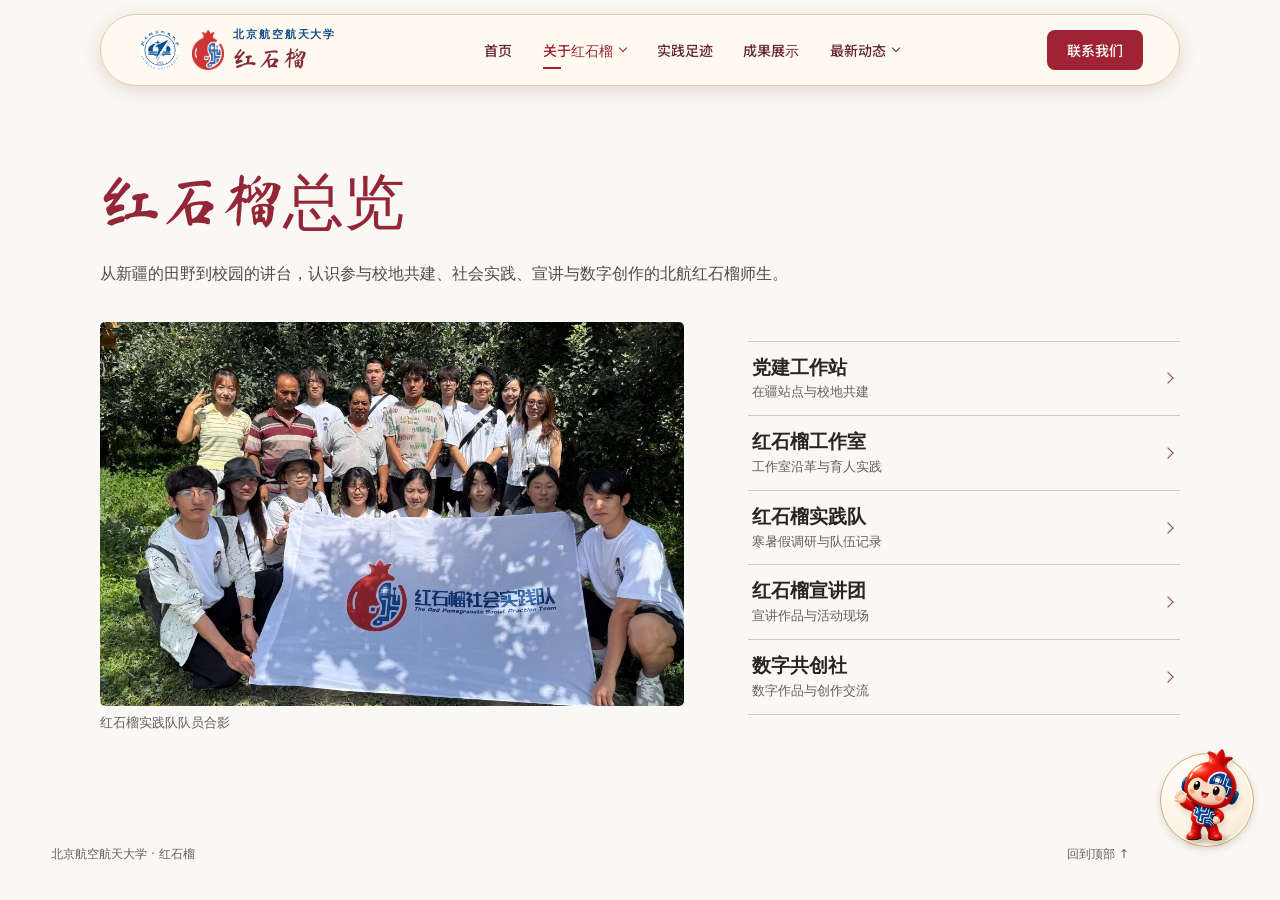
<file: about.html>
<!doctype html><html lang="zh-CN"><head><meta charset="utf-8"><meta name="viewport" content="width=device-width,initial-scale=1"><title>红石榴总览 · 北航红石榴</title><link rel="stylesheet" href="style.css"><link rel="stylesheet" href="navbar.css?v=organizations"><link rel="stylesheet" href="materials.css"><link rel="stylesheet" href="organizations.css"><link rel="stylesheet" href="guide.css?v=wave"><script defer src="guide-knowledge.js"></script><script defer src="guide.js?v=wave"></script></head>
<body id="top"><a class="skip" href="#main">跳到正文</a><header class="site-header">
  <div class="nav-inner">
    <a class="nav-brand" href="index.html#top" aria-label="北航红石榴首页">
      <img class="school-emblem" src="assets/beihang-emblem.jpg" width="48" height="48" alt="北航校徽">
      <img class="team-emblem" src="assets/team-emblem.png" width="311" height="384" alt="红石榴实践队队徽">
      <span><small>北京航空航天大学</small><strong>红石榴</strong></span>
    </a>
    <nav id="site-nav" aria-label="主导航">
      <a class="nav-item" href="index.html#top">首页</a>
      <details><summary class="nav-item" aria-controls="org-menu">关于红石榴</summary>
        <ul id="org-menu" class="nav-sub org-menu"><li><a href="about.html">红石榴总览</a></li><li><a href="station.html">党建工作站<small>在疆站点与校地共建</small></a></li><li><a href="studio.html">红石榴工作室<small>工作室沿革与育人实践</small></a></li><li><a href="team.html">红石榴实践队<small>寒暑假调研与队伍记录</small></a></li><li><a href="speakers.html">红石榴宣讲团<small>宣讲作品与活动现场</small></a></li><li><a href="digital-studio.html">数字共创社<small>数字作品与创作交流</small></a></li></ul></details>
      <a class="nav-item" href="fieldwork.html">实践足迹</a>
      <a class="nav-item" href="results.html">成果展示</a>
      <details><summary class="nav-item" aria-controls="news-menu">最新动态</summary><ul class="nav-sub" id="news-menu">
        <li><a href="index.html#wechat-posts">公众号推送</a></li><li><a href="press.html">新闻报道</a></li></ul></details>
    </nav>
    <a class="nav-contact" href="contact.html">联系我们</a>
    <noscript><a class="nav-fallback" href="about.html">组织总览</a></noscript>
    <button class="nav-toggle" type="button" aria-label="打开导航菜单" aria-expanded="false" aria-controls="mobile-nav"><span aria-hidden="true"></span></button>
  </div>
  <dialog id="mobile-nav" aria-labelledby="mobile-nav-title">
    <div class="panel-head"><h2 id="mobile-nav-title">网站导航</h2><button type="button" class="nav-close" aria-label="关闭导航菜单">×</button></div>
    <div class="panel-content"></div>
  </dialog>
</header>
<main id="main" class="org-page wrap"><header class="org-heading"><h1>红石榴总览</h1>
  <p>从新疆的田野到校园的讲台，认识参与校地共建、社会实践、宣讲与数字创作的北航红石榴师生。</p></header>
  <div class="org-index" data-org-preview><figure><img class="directory-photo" src="assets/team.jpg" alt="红石榴实践队队员合影">
  <figcaption>红石榴实践队队员合影</figcaption></figure><ul class="org-directory"><li><a href="station.html" data-caption="在阿克苏开展的校地共建活动"><img src="assets/press/aksu-workstation.webp" alt="" loading="lazy">
      <span><strong>党建工作站</strong><small>在疆站点与校地共建</small></span></a></li><li><a href="studio.html" data-caption="红石榴实践队在伊犁师范大学交流"><img src="assets/practice/yining-exchange.webp" alt="" loading="lazy">
      <span><strong>红石榴工作室</strong><small>工作室沿革与育人实践</small></span></a></li><li><a href="team.html" data-caption="红石榴实践队队员合影"><img src="assets/team.jpg" alt="" loading="lazy">
      <span><strong>红石榴实践队</strong><small>寒暑假调研与队伍记录</small></span></a></li><li><a href="speakers.html" data-caption="北京高校铸牢中华民族共同体意识主题宣讲展示活动"><img src="assets/talk.jpg" alt="" loading="lazy">
      <span><strong>红石榴宣讲团</strong><small>宣讲作品与活动现场</small></span></a></li><li><a href="digital-studio.html" data-caption="实践队制作的《一颗苹果的故事》动画画面"><img src="assets/practice/apple-story.webp" alt="" loading="lazy">
      <span><strong>数字共创社</strong><small>数字作品与创作交流</small></span></a></li></ul></div></main>
<footer class="wrap"><span>北京航空航天大学 · 红石榴</span><a href="#top">回到顶部 ↑</a></footer><script src="navbar.js?v=organizations"></script><script src="org-directory.js"></script></body></html>
</file>
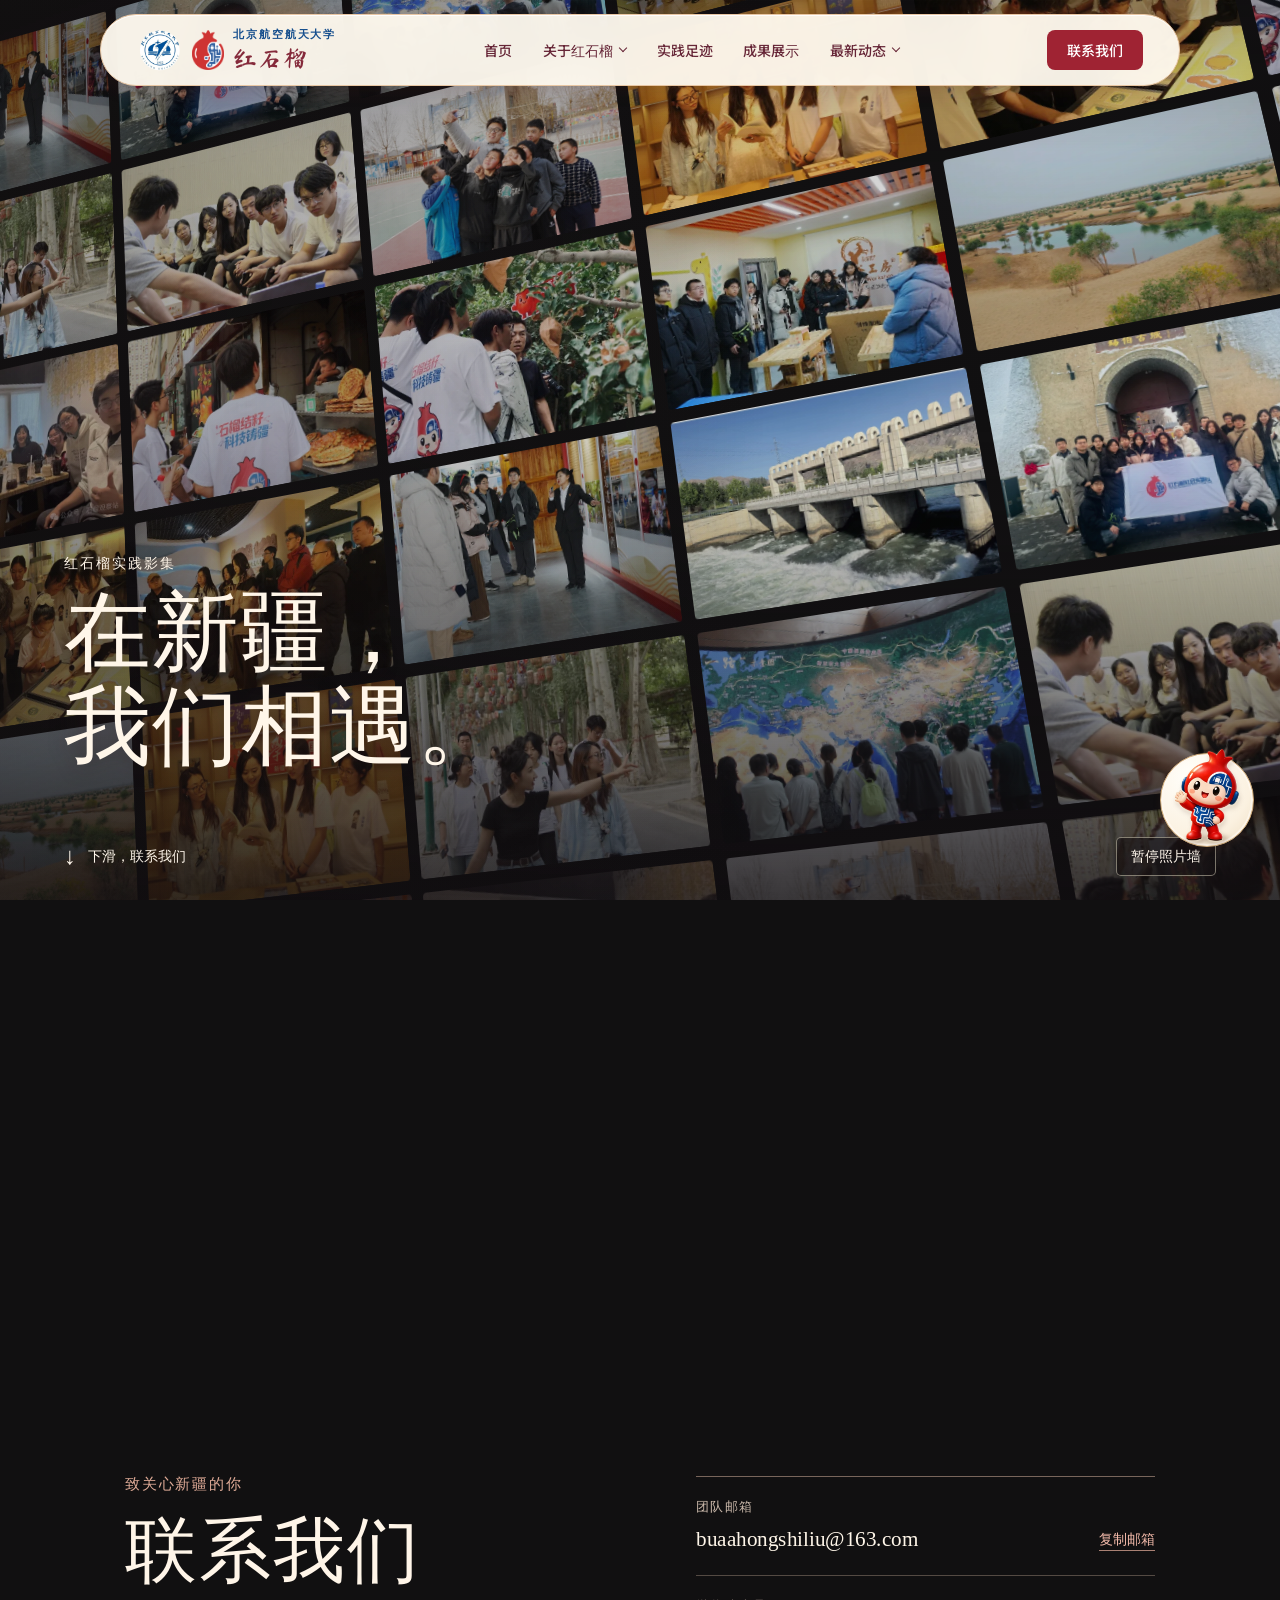
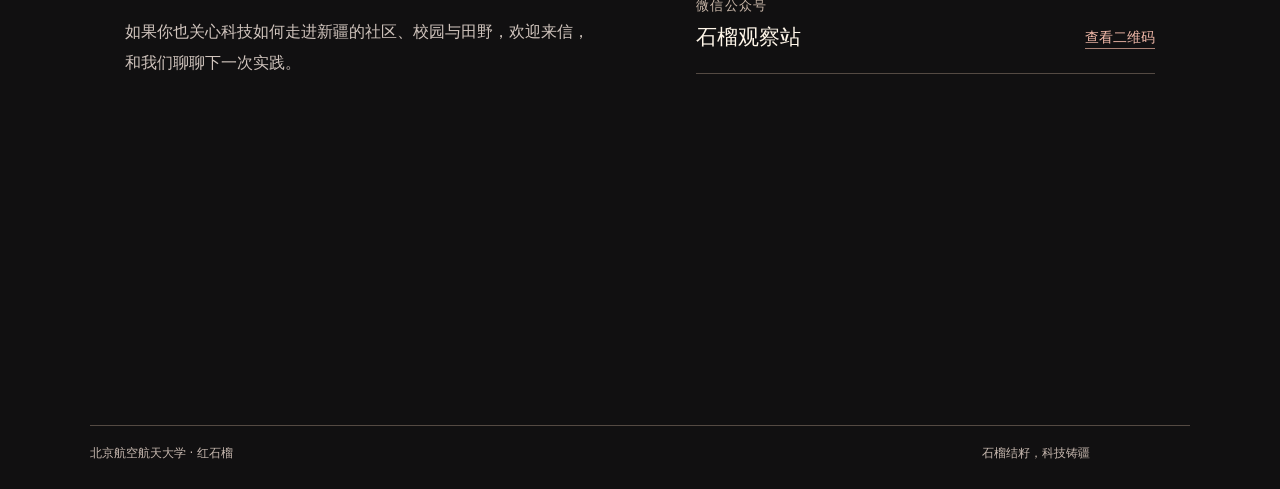
<file: contact-preview.html>
<!doctype html>
<html lang="zh-CN"><head><meta charset="utf-8"><meta name="viewport" content="width=device-width, initial-scale=1"><meta name="robots" content="noindex"><title>联系我们 · 红石榴实践队</title>
<link rel="canonical" href="contact.html"><script>location.replace("contact.html" + location.search + location.hash);</script>
<meta http-equiv="refresh" content="0; url=contact.html"></head>
<body><a href="contact.html">进入红石榴实践队联系页</a></body></html>
</file>
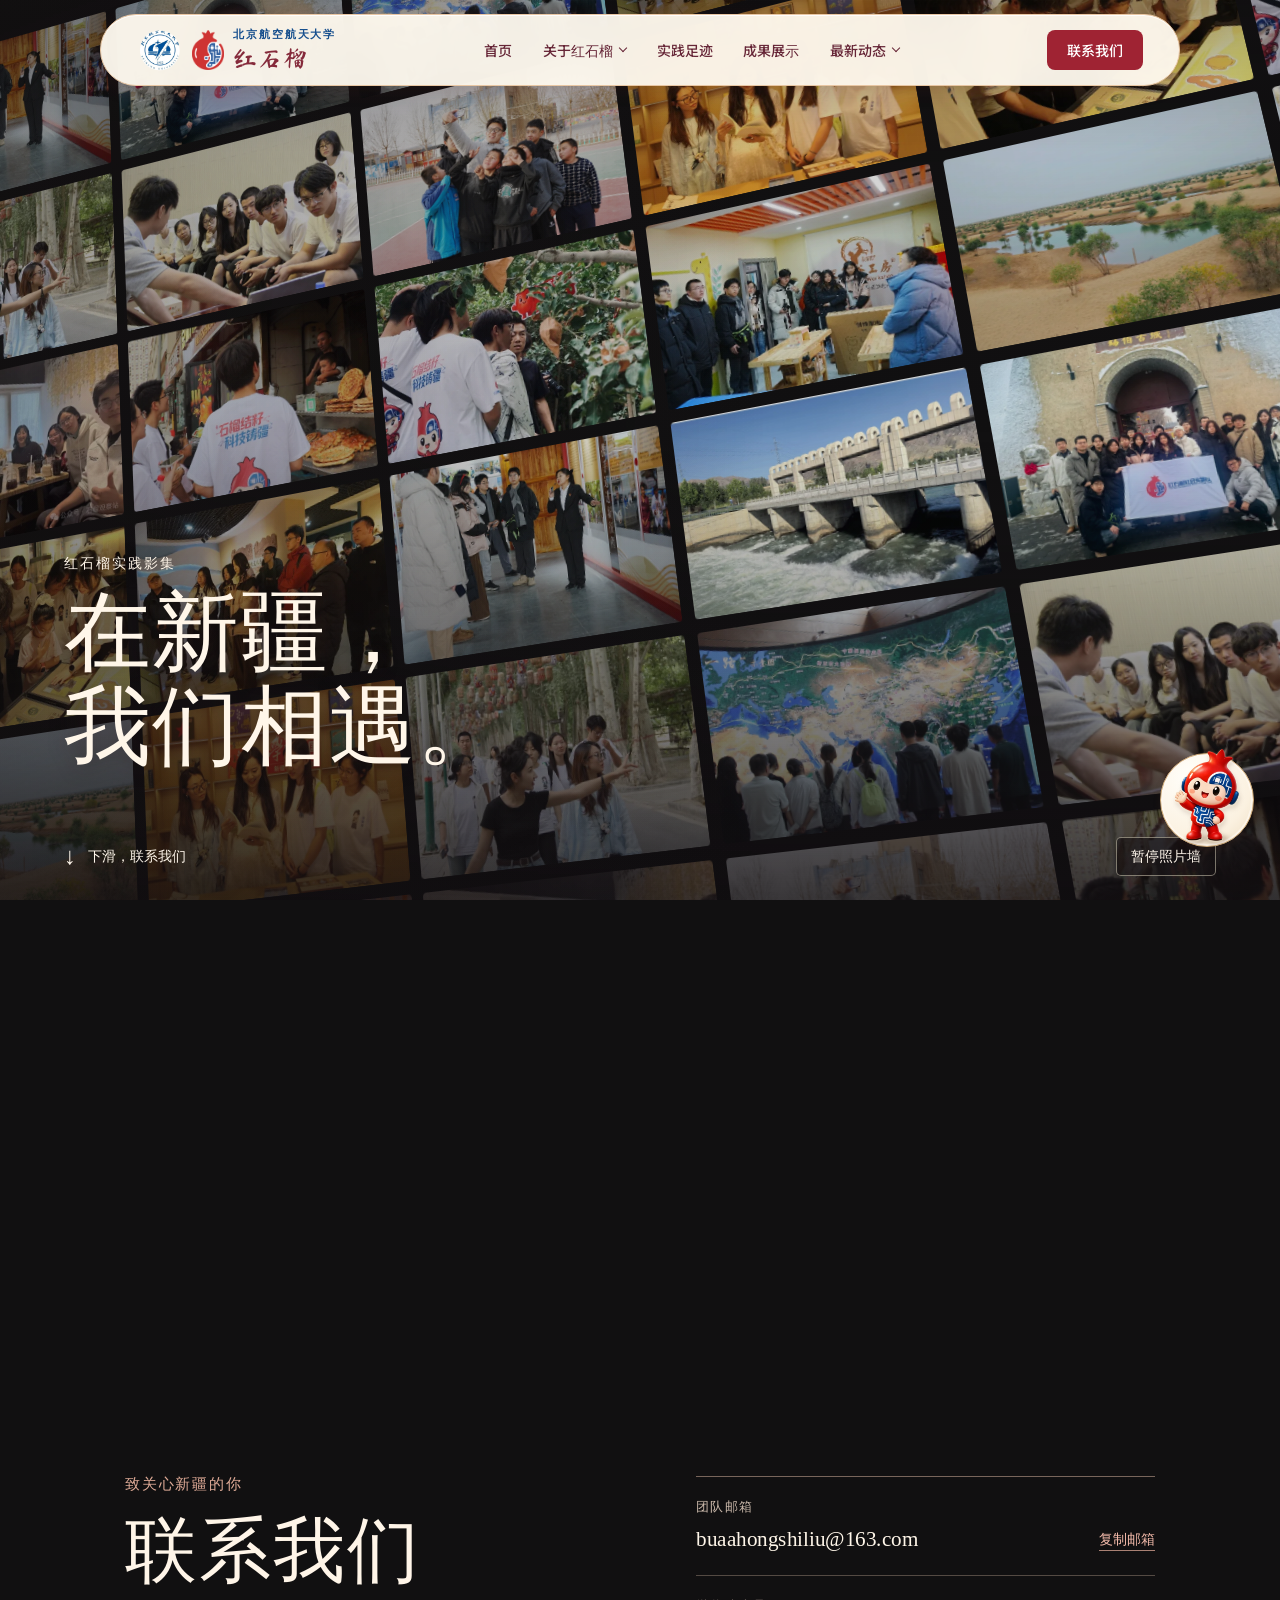
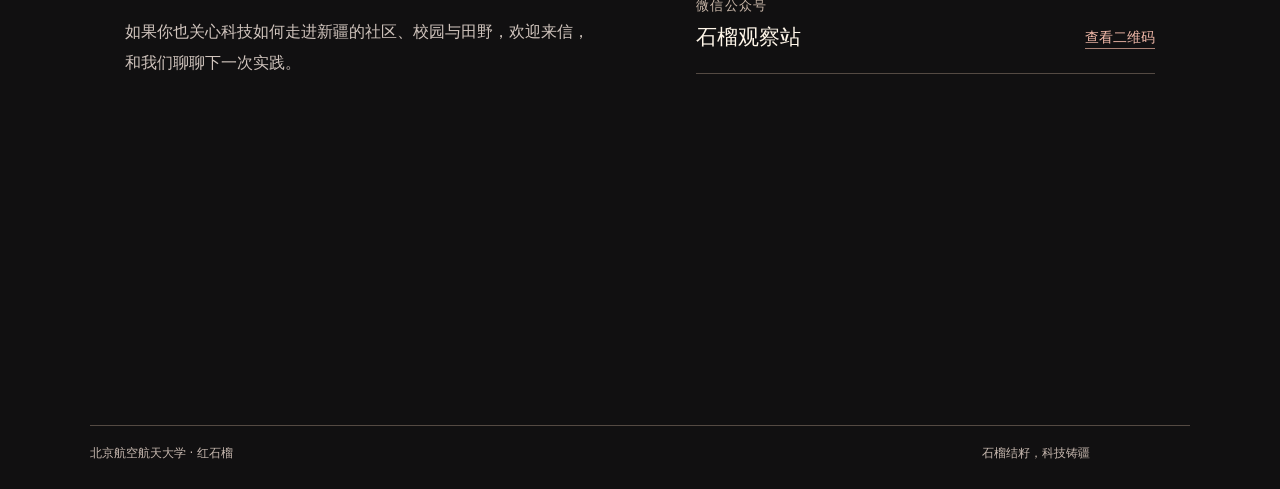
<file: contact.html>
<!doctype html>
<html lang="zh-CN">
<head>
  <meta charset="utf-8">
  <meta name="viewport" content="width=device-width, initial-scale=1">
  <meta name="theme-color" content="#111011">
  <title>联系我们 · 北航红石榴</title>
<link rel="stylesheet" href="guide.css?v=wave">
<script defer src="guide-knowledge.js"></script><script defer src="guide.js?v=wave"></script>
  <link rel="stylesheet" href="style.css">
  <link rel="stylesheet" href="navbar.css?v=organizations">
  <link rel="stylesheet" href="contact.css?v=letter-pace">
</head>
<body id="top">
<a class="skip" href="#contact">跳到联系方式</a>
<header class="site-header">
  <div class="nav-inner">
    <a class="nav-brand" href="index.html#top" aria-label="北航红石榴首页">
      <img class="school-emblem" src="assets/beihang-emblem.jpg" width="48" height="48" alt="北航校徽">
      <img class="team-emblem" src="assets/team-emblem.png" width="311" height="384" alt="红石榴实践队队徽">
      <span><small>北京航空航天大学</small><strong>红石榴</strong></span>
    </a>
    <nav id="site-nav" aria-label="主导航">
      <a class="nav-item" href="index.html#top">首页</a>
      <details><summary class="nav-item" aria-controls="org-menu">关于红石榴</summary>
        <ul id="org-menu" class="nav-sub org-menu"><li><a href="about.html">红石榴总览</a></li><li><a href="station.html">党建工作站<small>在疆站点与校地共建</small></a></li><li><a href="studio.html">红石榴工作室<small>工作室沿革与育人实践</small></a></li><li><a href="team.html">红石榴实践队<small>寒暑假调研与队伍记录</small></a></li><li><a href="speakers.html">红石榴宣讲团<small>宣讲作品与活动现场</small></a></li><li><a href="digital-studio.html">数字共创社<small>数字作品与创作交流</small></a></li></ul></details>
      <a class="nav-item" href="fieldwork.html">实践足迹</a>
      <a class="nav-item" href="results.html">成果展示</a>
      <details><summary class="nav-item" aria-controls="news-menu">最新动态</summary><ul class="nav-sub" id="news-menu">
        <li><a href="index.html#wechat-posts">公众号推送</a></li><li><a href="press.html">新闻报道</a></li></ul></details>
    </nav>
    <a class="nav-contact" href="#top" aria-current="page">联系我们</a>
    <noscript><a class="nav-fallback" href="about.html">组织总览</a></noscript>
    <button class="nav-toggle" type="button" aria-label="打开导航菜单" aria-expanded="false" aria-controls="mobile-nav"><span aria-hidden="true"></span></button>
  </div>
  <dialog id="mobile-nav" aria-labelledby="mobile-nav-title">
    <div class="panel-head"><h2 id="mobile-nav-title">网站导航</h2><button type="button" class="nav-close" aria-label="关闭导航菜单">×</button></div>
    <div class="panel-content"></div>
  </dialog>
</header>
<main>
  <section class="gallery-scroll" aria-label="红石榴实践影集">
    <div class="gallery-stage">
      <div class="photo-wall" role="img" aria-label="实践照片墙：冬日球场上的合影、果园走访、课堂交流和新疆田野风光">
        <div class="wall-plane"></div>
      </div>
      <div class="wall-shade" aria-hidden="true"></div>
      <div class="wall-caption">
        <p>红石榴实践影集</p>
        <h1>在新疆，<br>我们相遇。</h1>
      </div>
      <div class="wall-controls">
        <a class="scroll-cue" href="#contact"><span aria-hidden="true">↓</span> 下滑，联系我们</a>
        <button type="button" id="wall-motion" aria-pressed="false" hidden>暂停照片墙</button>
      </div>
    </div>
  </section>
  <section class="contact-letter" id="contact" aria-labelledby="contact-title" tabindex="-1">
    <div class="letter-content">
      <div class="letter-intro">
        <p class="salutation" data-float-at="0">致关心新疆的你</p>
        <h2 id="contact-title" data-float-at="75">联系我们</h2>
        <p class="invitation" data-float-at="205">如果你也关心科技如何走进新疆的社区、校园与田野，欢迎来信，和我们聊聊下一次实践。</p>
      </div>
      <dl class="addresses">
        <div class="address">
          <dt data-float-at="365">团队邮箱</dt>
          <dd><a id="team-email" href="mailto:buaahongshiliu@163.com" data-float-at="415">buaahongshiliu@163.com</a><button type="button" id="copy-email" data-float-at="495" hidden>复制邮箱</button></dd>
        </div>
        <div class="address">
          <dt data-float-at="575">微信公众号</dt>
          <dd><span data-float-at="635">石榴观察站</span><a id="open-qr" href="assets/contact/wechat.png" aria-haspopup="dialog" data-float-at="705">查看二维码</a></dd>
        </div>
      </dl>
      <p class="copy-status" role="status"></p>
    </div>
  </section>
</main>
<footer class="contact-footer"><span>北京航空航天大学 · 红石榴</span><span>石榴结籽，科技铸疆</span></footer>
<dialog class="qr-dialog" id="qr-dialog" aria-labelledby="qr-name">
  <form method="dialog"><button aria-label="关闭二维码" autofocus>×</button></form>
  <h2 id="qr-name">石榴观察站</h2>
  <img src="assets/contact/wechat.png" width="249" height="250" alt="红石榴实践队公众号石榴观察站的二维码">
  <p>用微信扫一扫或长按识别</p>
</dialog>
<script src="navbar.js?v=organizations"></script>
<script src="contact.js?v=letter-pace"></script>
</body>
</html>
</file>
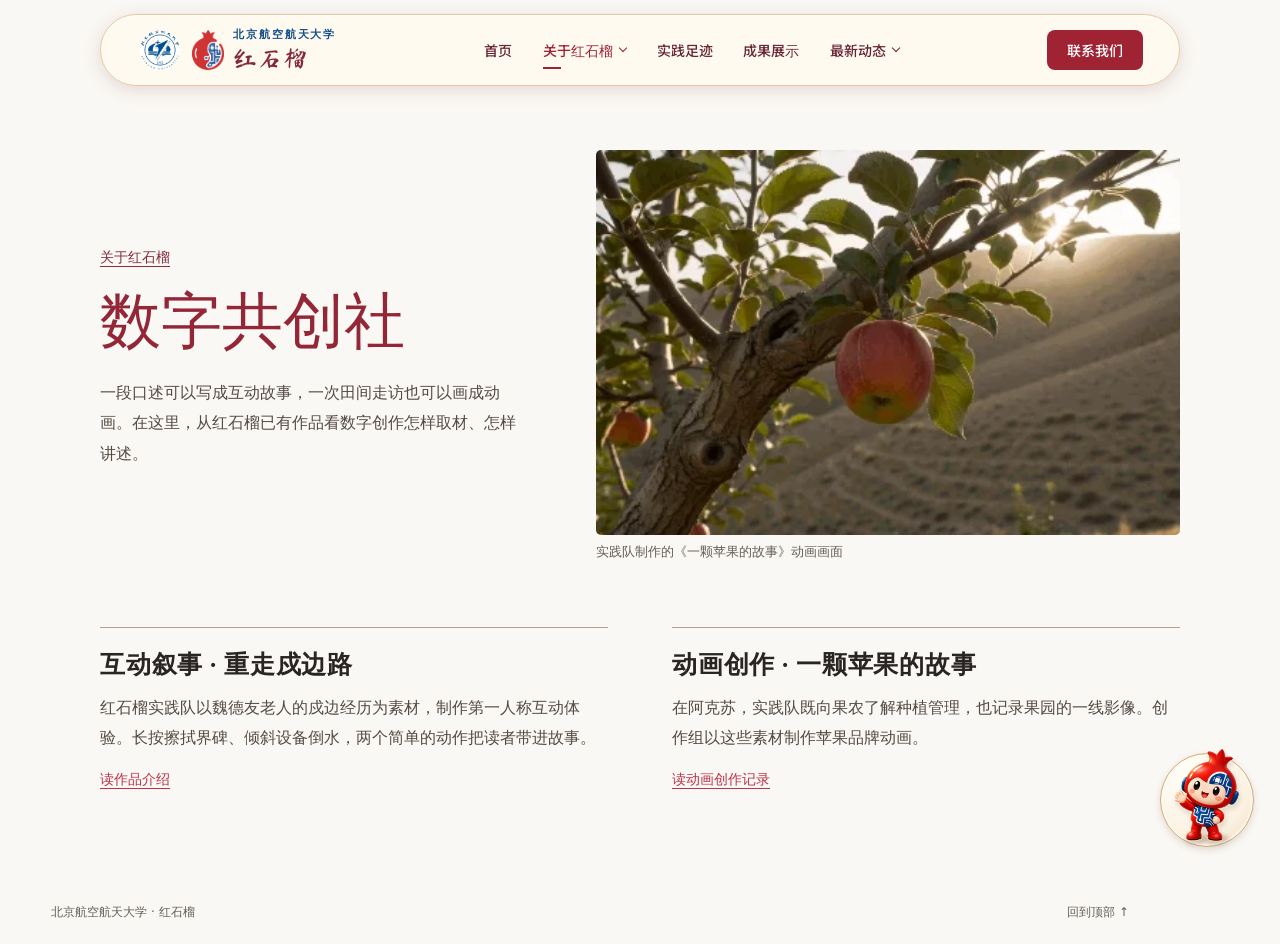
<file: digital-studio.html>
<!doctype html><html lang="zh-CN"><head><meta charset="utf-8"><meta name="viewport" content="width=device-width,initial-scale=1"><title>数字共创社 · 北航红石榴</title><link rel="stylesheet" href="style.css"><link rel="stylesheet" href="navbar.css?v=organizations"><link rel="stylesheet" href="materials.css"><link rel="stylesheet" href="organizations.css"><link rel="stylesheet" href="guide.css?v=wave"><script defer src="guide-knowledge.js"></script><script defer src="guide.js?v=wave"></script></head>
<body id="top"><a class="skip" href="#main">跳到正文</a><header class="site-header">
  <div class="nav-inner">
    <a class="nav-brand" href="index.html#top" aria-label="北航红石榴首页">
      <img class="school-emblem" src="assets/beihang-emblem.jpg" width="48" height="48" alt="北航校徽">
      <img class="team-emblem" src="assets/team-emblem.png" width="311" height="384" alt="红石榴实践队队徽">
      <span><small>北京航空航天大学</small><strong>红石榴</strong></span>
    </a>
    <nav id="site-nav" aria-label="主导航">
      <a class="nav-item" href="index.html#top">首页</a>
      <details><summary class="nav-item" aria-controls="org-menu">关于红石榴</summary>
        <ul id="org-menu" class="nav-sub org-menu"><li><a href="about.html">红石榴总览</a></li><li><a href="station.html">党建工作站<small>在疆站点与校地共建</small></a></li><li><a href="studio.html">红石榴工作室<small>工作室沿革与育人实践</small></a></li><li><a href="team.html">红石榴实践队<small>寒暑假调研与队伍记录</small></a></li><li><a href="speakers.html">红石榴宣讲团<small>宣讲作品与活动现场</small></a></li><li><a href="digital-studio.html">数字共创社<small>数字作品与创作交流</small></a></li></ul></details>
      <a class="nav-item" href="fieldwork.html">实践足迹</a>
      <a class="nav-item" href="results.html">成果展示</a>
      <details><summary class="nav-item" aria-controls="news-menu">最新动态</summary><ul class="nav-sub" id="news-menu">
        <li><a href="index.html#wechat-posts">公众号推送</a></li><li><a href="press.html">新闻报道</a></li></ul></details>
    </nav>
    <a class="nav-contact" href="contact.html">联系我们</a>
    <noscript><a class="nav-fallback" href="about.html">组织总览</a></noscript>
    <button class="nav-toggle" type="button" aria-label="打开导航菜单" aria-expanded="false" aria-controls="mobile-nav"><span aria-hidden="true"></span></button>
  </div>
  <dialog id="mobile-nav" aria-labelledby="mobile-nav-title">
    <div class="panel-head"><h2 id="mobile-nav-title">网站导航</h2><button type="button" class="nav-close" aria-label="关闭导航菜单">×</button></div>
    <div class="panel-content"></div>
  </dialog>
</header>
<main id="main" class="org-page wrap"><header class="org-hero"><div><a class="org-back" href="about.html">关于红石榴</a>
      <h1>数字共创社</h1><p>一段口述可以写成互动故事，一次田间走访也可以画成动画。在这里，从红石榴已有作品看数字创作怎样取材、怎样讲述。</p></div>
      <figure><img src="assets/practice/apple-story.webp" alt="实践队制作的《一颗苹果的故事》动画画面"><figcaption>实践队制作的《一颗苹果的故事》动画画面</figcaption></figure></header><div class="org-stories"><article><h2>互动叙事 · 重走戍边路</h2><p>红石榴实践队以魏德友老人的戍边经历为素材，制作第一人称互动体验。长按擦拭界碑、倾斜设备倒水，两个简单的动作把读者带进故事。</p>
        <a class="record-link" href="results.html#border-work">读作品介绍</a></article><article><h2>动画创作 · 一颗苹果的故事</h2><p>在阿克苏，实践队既向果农了解种植管理，也记录果园的一线影像。创作组以这些素材制作苹果品牌动画。</p>
        <a class="record-link" href="results.html#apple-film">读动画创作记录</a></article></div></main>
<footer class="wrap"><span>北京航空航天大学 · 红石榴</span><a href="#top">回到顶部 ↑</a></footer><script src="navbar.js?v=organizations"></script></body></html>
</file>
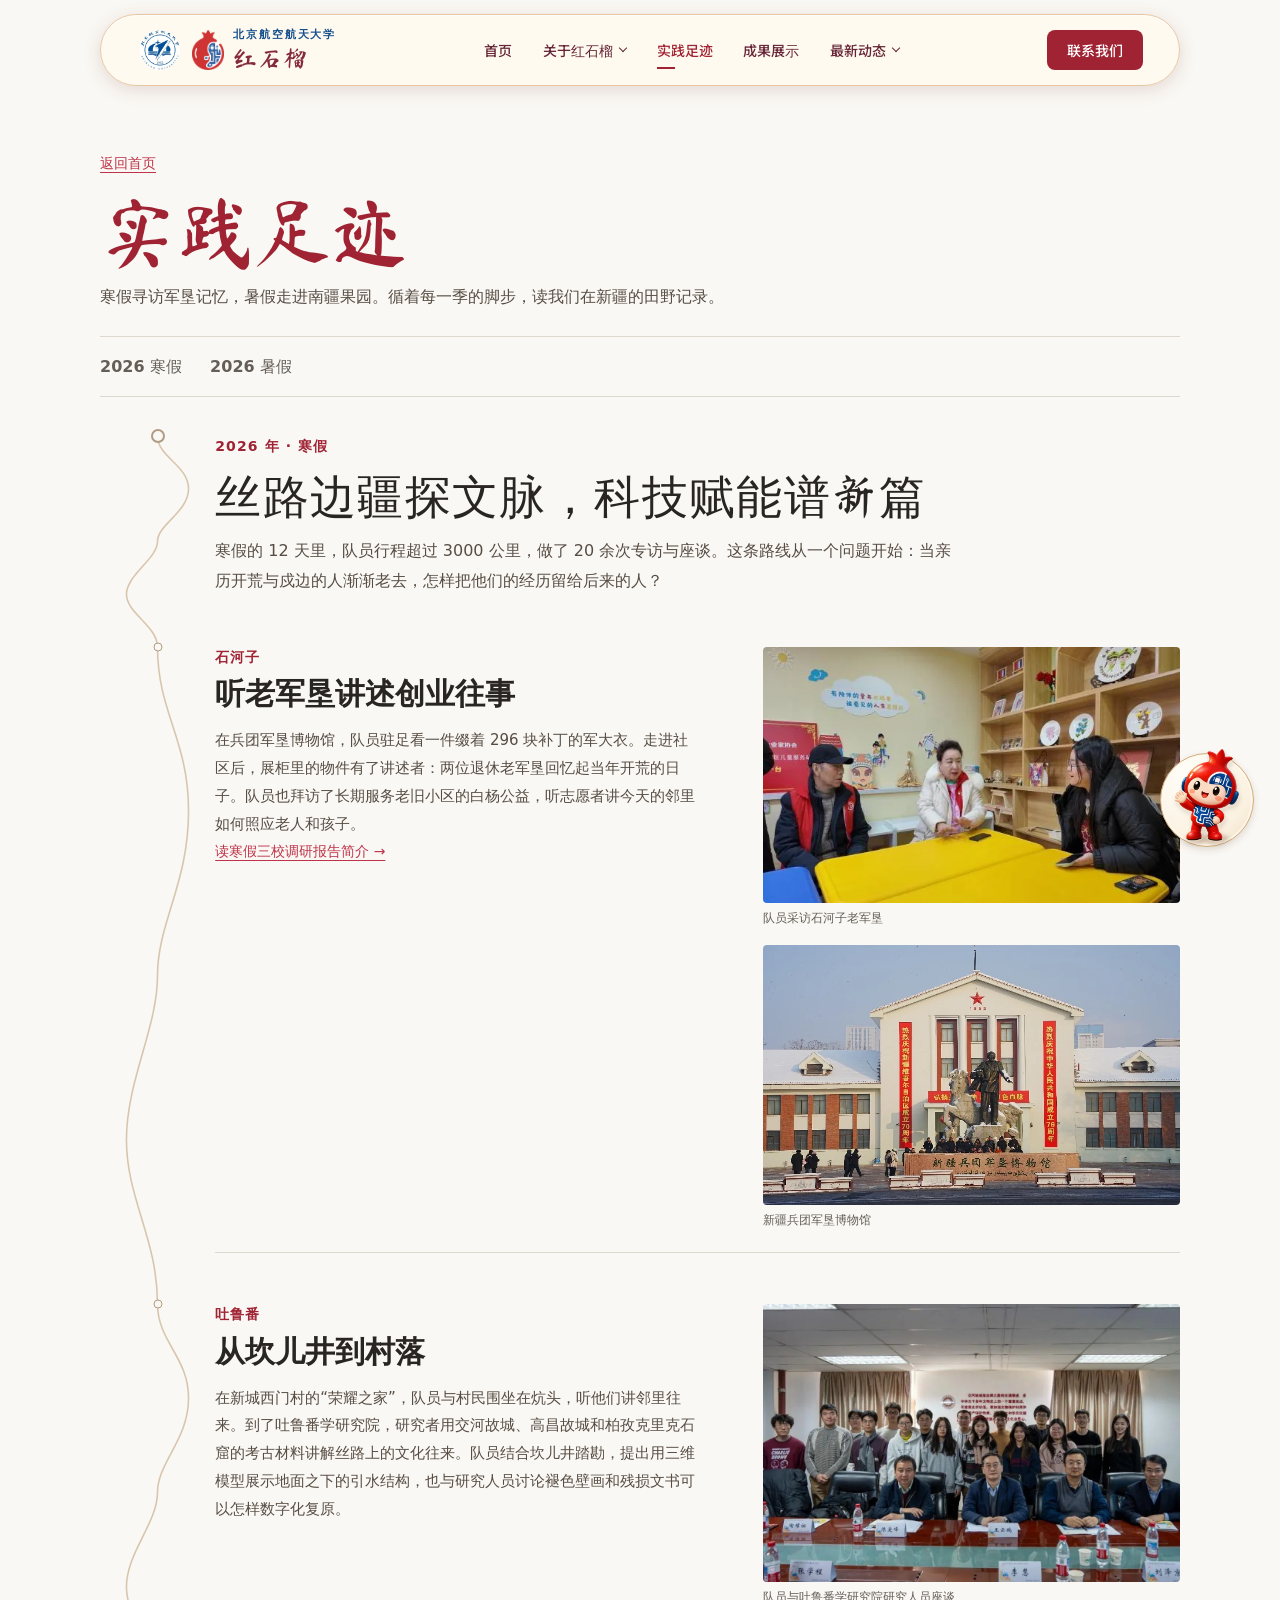
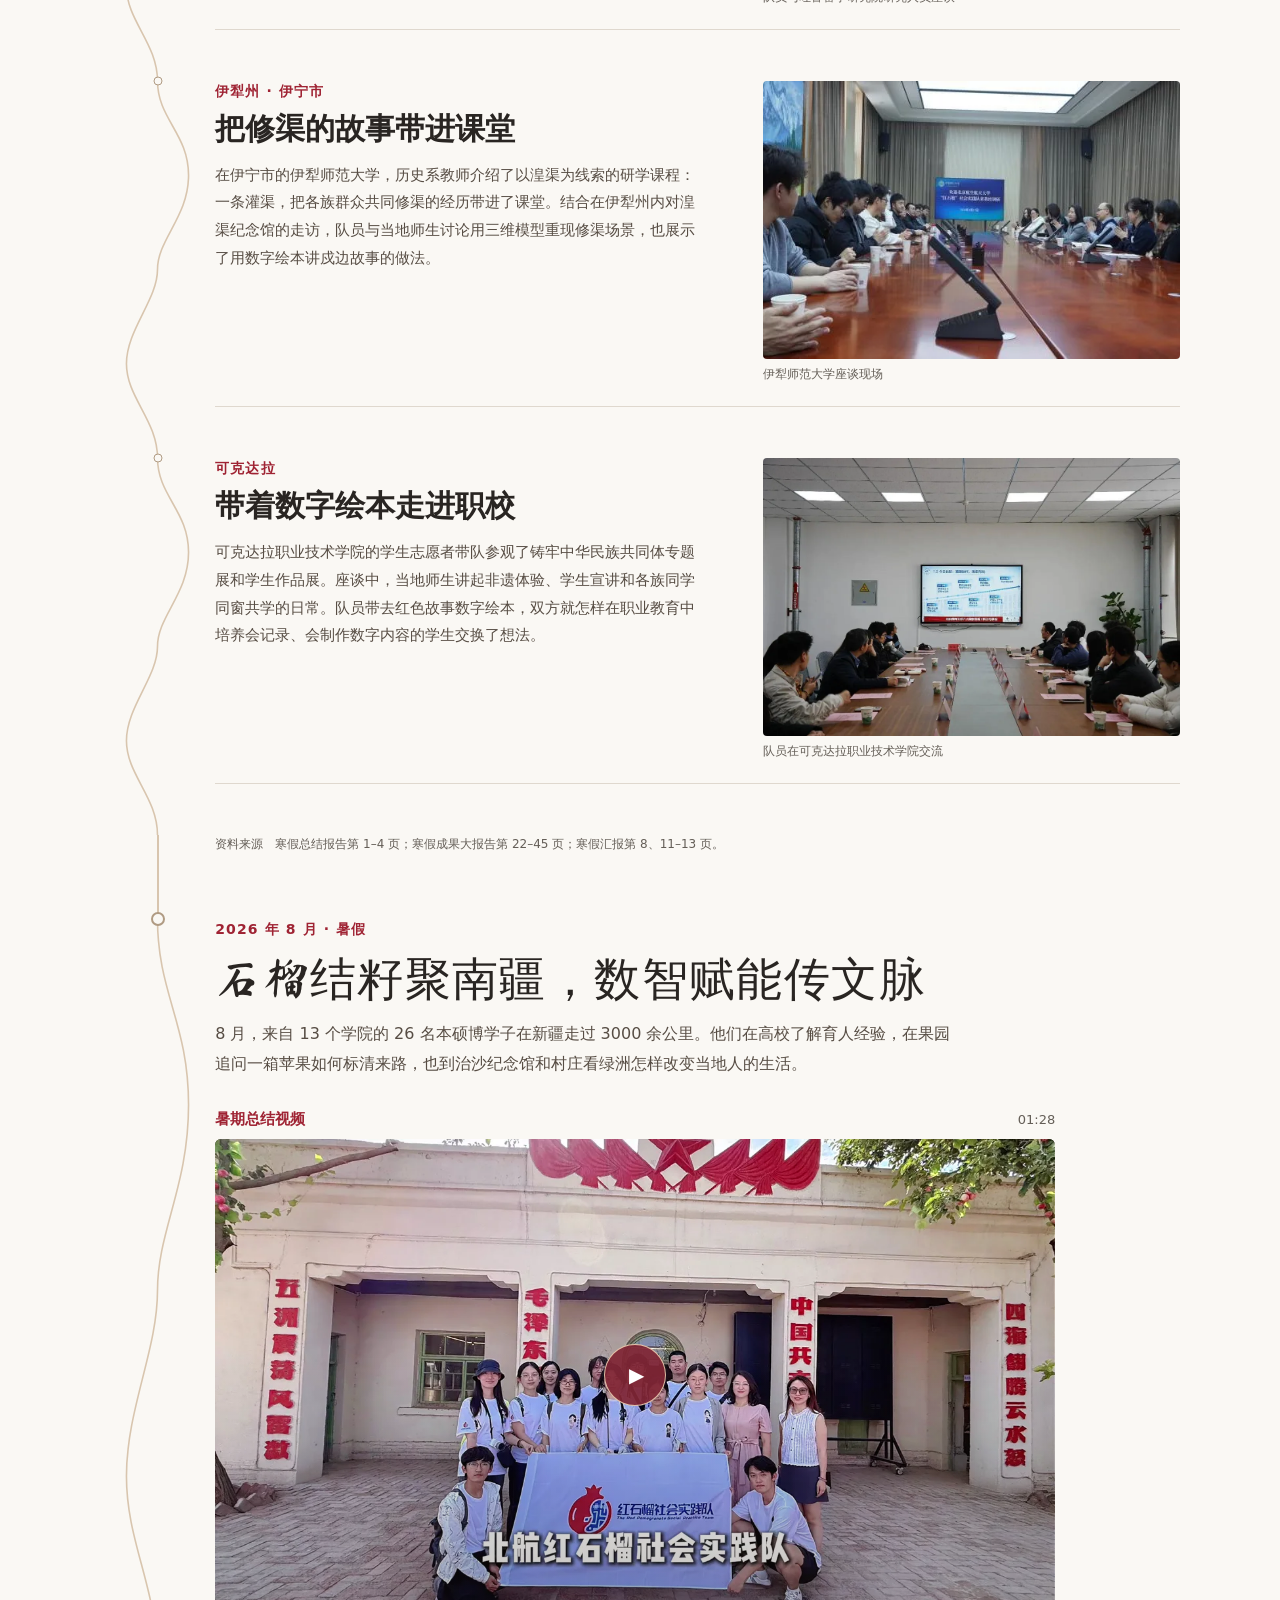
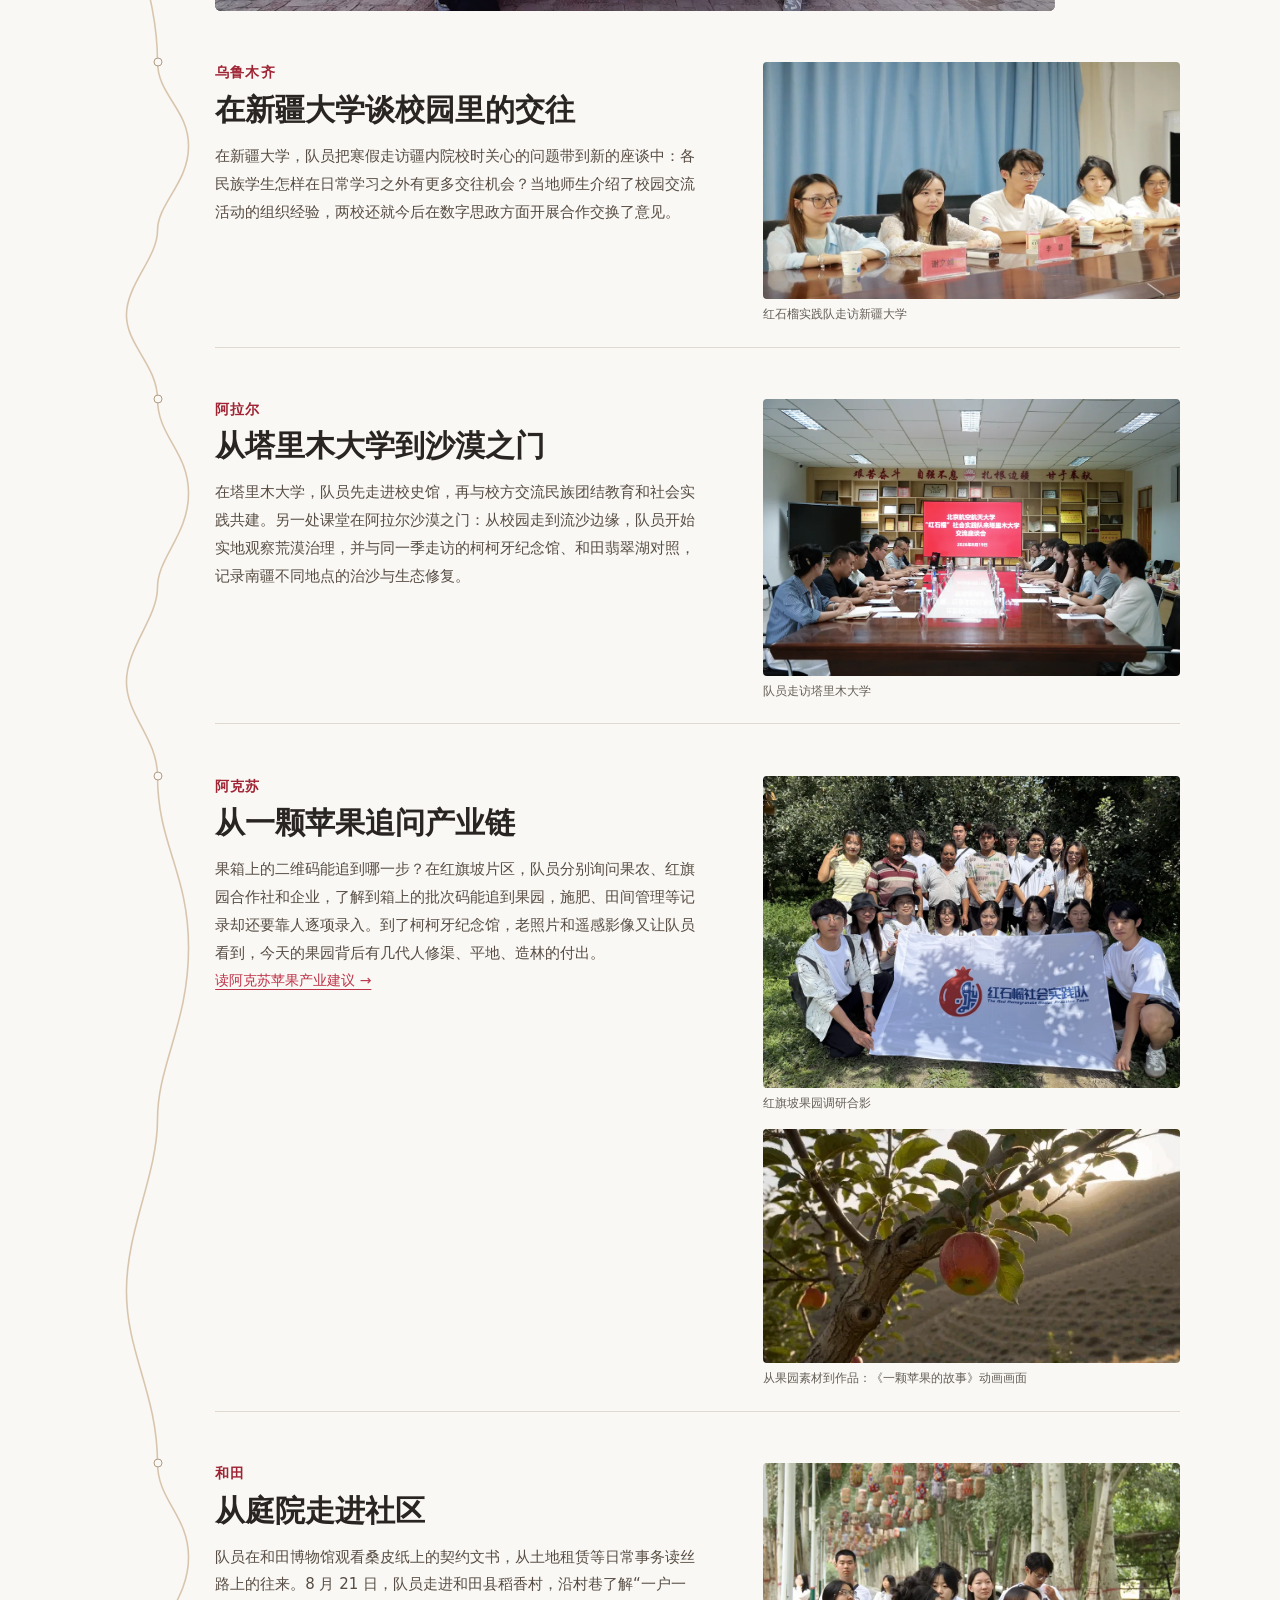
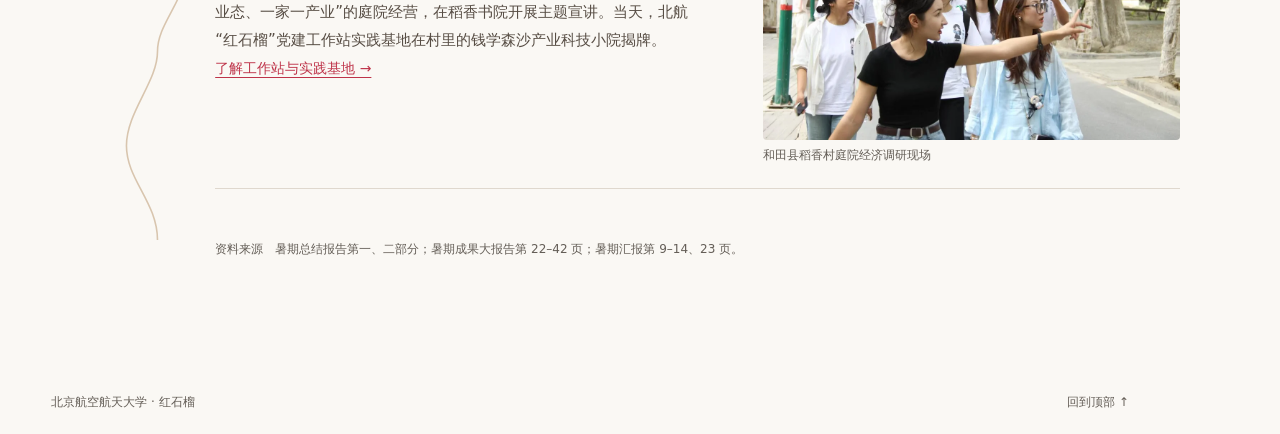
<file: fieldwork.html>
<!doctype html><html lang="zh-CN"><head><meta charset="utf-8"><meta name="viewport" content="width=device-width,initial-scale=1"><title>实践足迹 · 北航红石榴</title><link rel="stylesheet" href="style.css"><link rel="stylesheet" href="navbar.css?v=organizations"><link rel="stylesheet" href="materials.css"><link rel="stylesheet" href="fieldwork.css?v=open-stations"><link rel="stylesheet" href="guide.css?v=wave"><script defer src="guide-knowledge.js"></script><script defer src="guide.js?v=wave"></script></head>
<body id="top"><a class="skip" href="#main">跳到正文</a><header class="site-header">
  <div class="nav-inner">
    <a class="nav-brand" href="index.html#top" aria-label="北航红石榴首页">
      <img class="school-emblem" src="assets/beihang-emblem.jpg" width="48" height="48" alt="北航校徽">
      <img class="team-emblem" src="assets/team-emblem.png" width="311" height="384" alt="红石榴实践队队徽">
      <span><small>北京航空航天大学</small><strong>红石榴</strong></span>
    </a>
    <nav id="site-nav" aria-label="主导航">
      <a class="nav-item" href="index.html#top">首页</a>
      <details><summary class="nav-item" aria-controls="org-menu">关于红石榴</summary>
        <ul id="org-menu" class="nav-sub org-menu"><li><a href="about.html">红石榴总览</a></li><li><a href="station.html">党建工作站<small>在疆站点与校地共建</small></a></li><li><a href="studio.html">红石榴工作室<small>工作室沿革与育人实践</small></a></li><li><a href="team.html">红石榴实践队<small>寒暑假调研与队伍记录</small></a></li><li><a href="speakers.html">红石榴宣讲团<small>宣讲作品与活动现场</small></a></li><li><a href="digital-studio.html">数字共创社<small>数字作品与创作交流</small></a></li></ul></details>
      <a class="nav-item" href="fieldwork.html">实践足迹</a>
      <a class="nav-item" href="results.html">成果展示</a>
      <details><summary class="nav-item" aria-controls="news-menu">最新动态</summary><ul class="nav-sub" id="news-menu">
        <li><a href="index.html#wechat-posts">公众号推送</a></li><li><a href="press.html">新闻报道</a></li></ul></details>
    </nav>
    <a class="nav-contact" href="contact.html">联系我们</a>
    <noscript><a class="nav-fallback" href="about.html">组织总览</a></noscript>
    <button class="nav-toggle" type="button" aria-label="打开导航菜单" aria-expanded="false" aria-controls="mobile-nav"><span aria-hidden="true"></span></button>
  </div>
  <dialog id="mobile-nav" aria-labelledby="mobile-nav-title">
    <div class="panel-head"><h2 id="mobile-nav-title">网站导航</h2><button type="button" class="nav-close" aria-label="关闭导航菜单">×</button></div>
    <div class="panel-content"></div>
  </dialog>
</header>
<main id="main" class="field-journal"><div class="archive-heading"><a href="index.html#top">返回首页</a><h1>实践足迹</h1><p>寒假寻访军垦记忆，暑假走进南疆果园。循着每一季的脚步，读我们在新疆的田野记录。</p></div>
<nav class="contents" aria-label="本页栏目"><a href="#winter">2026 寒假</a><a href="#summer">2026 暑假</a></nav><section class="trail-season" id="winter" aria-labelledby="winter-title">
    <header class="trail-step season-intro">
      <p class="season-date">2026 年 · 寒假</p><h2 id="winter-title">丝路边疆探文脉，科技赋能谱新篇</h2><p class="season-lead">寒假的 12 天里，队员行程超过 3000 公里，做了 20 余次专访与座谈。这条路线从一个问题开始：当亲历开荒与戍边的人渐渐老去，怎样把他们的经历留给后来的人？</p>
    </header>
    <article id="shihezi" class="trail-step trail-stop" aria-labelledby="shihezi-title">
    <div class="stop-record"><div class="stop-copy"><p class="stop-place">石河子</p>
      <h3 id="shihezi-title" class="stop-heading">听老军垦讲述创业往事</h3><p>在兵团军垦博物馆，队员驻足看一件缀着 296 块补丁的军大衣。走进社区后，展柜里的物件有了讲述者：两位退休老军垦回忆起当年开荒的日子。队员也拜访了长期服务老旧小区的白杨公益，听志愿者讲今天的邻里如何照应老人和孩子。</p><p><a class="record-link" href="results.html#winter-report">读寒假三校调研报告简介 →</a></p></div>
      <div class="stop-photos"><figure><img loading="lazy" width="563" height="347" src="assets/practice/shihezi-interview.webp" alt="队员采访石河子老军垦"><figcaption>队员采访石河子老军垦</figcaption></figure><figure><img loading="lazy" width="721" height="450" src="assets/practice/museum.webp" alt="新疆兵团军垦博物馆"><figcaption>新疆兵团军垦博物馆</figcaption></figure></div></div></article><article id="turpan" class="trail-step trail-stop" aria-labelledby="turpan-title">
    <div class="stop-record"><div class="stop-copy"><p class="stop-place">吐鲁番</p>
      <h3 id="turpan-title" class="stop-heading">从坎儿井到村落</h3><p>在新城西门村的“荣耀之家”，队员与村民围坐在炕头，听他们讲邻里往来。到了吐鲁番学研究院，研究者用交河故城、高昌故城和柏孜克里克石窟的考古材料讲解丝路上的文化往来。队员结合坎儿井踏勘，提出用三维模型展示地面之下的引水结构，也与研究人员讨论褪色壁画和残损文书可以怎样数字化复原。</p></div>
      <div class="stop-photos"><figure><img loading="lazy" width="1080" height="720" src="assets/practice/turpan-institute.webp" alt="队员与吐鲁番学研究院研究人员座谈"><figcaption>队员与吐鲁番学研究院研究人员座谈</figcaption></figure></div></div></article><article id="yining" class="trail-step trail-stop" aria-labelledby="yining-title"><span class="stop-alias" id="yili" aria-hidden="true"></span>
    <div class="stop-record"><div class="stop-copy"><p class="stop-place">伊犁州 · 伊宁市</p>
      <h3 id="yining-title" class="stop-heading">把修渠的故事带进课堂</h3><p>在伊宁市的伊犁师范大学，历史系教师介绍了以湟渠为线索的研学课程：一条灌渠，把各族群众共同修渠的经历带进了课堂。结合在伊犁州内对湟渠纪念馆的走访，队员与当地师生讨论用三维模型重现修渠场景，也展示了用数字绘本讲戍边故事的做法。</p></div>
      <div class="stop-photos"><figure><img loading="lazy" width="520" height="347" src="assets/practice/yining-exchange.webp" alt="伊犁师范大学座谈现场"><figcaption>伊犁师范大学座谈现场</figcaption></figure></div></div></article><article id="kekedala" class="trail-step trail-stop" aria-labelledby="kekedala-title">
    <div class="stop-record"><div class="stop-copy"><p class="stop-place">可克达拉</p>
      <h3 id="kekedala-title" class="stop-heading">带着数字绘本走进职校</h3><p>可克达拉职业技术学院的学生志愿者带队参观了铸牢中华民族共同体专题展和学生作品展。座谈中，当地师生讲起非遗体验、学生宣讲和各族同学同窗共学的日常。队员带去红色故事数字绘本，双方就怎样在职业教育中培养会记录、会制作数字内容的学生交换了想法。</p></div>
      <div class="stop-photos"><figure><img loading="lazy" width="1080" height="720" src="assets/practice/kekedala-exchange.webp" alt="队员在可克达拉职业技术学院交流"><figcaption>队员在可克达拉职业技术学院交流</figcaption></figure></div></div></article>
    <p class="trail-source">资料来源　寒假总结报告第 1–4 页；寒假成果大报告第 22–45 页；寒假汇报第 8、11–13 页。</p>
    </section><section class="trail-season" id="summer" aria-labelledby="summer-title">
    <header class="trail-step season-intro">
      <p class="season-date">2026 年 8 月 · 暑假</p><h2 id="summer-title">石榴结籽聚南疆，数智赋能传文脉</h2><p class="season-lead">8 月，来自 13 个学院的 26 名本硕博学子在新疆走过 3000 余公里。他们在高校了解育人经验，在果园追问一箱苹果如何标清来路，也到治沙纪念馆和村庄看绿洲怎样改变当地人的生活。</p><figure id="summer-film" class="season-film">
  <figcaption><strong>暑期总结视频</strong><span>01:28</span></figcaption>
  <div class="film-frame">
    <video controls playsinline preload="none" poster="assets/practice/2026-summer-poster.webp" aria-label="红石榴实践队 2026 年暑期总结视频" src="assets/practice/2026-summer.mp4"></video>
    <button hidden type="button" class="film-play" aria-label="播放暑期总结视频"><span aria-hidden="true">▶</span></button>
  </div>
  <a hidden class="film-fallback" href="assets/practice/2026-summer.mp4">直接打开视频文件 ↗</a>
</figure>
    </header>
    <article id="urumqi" class="trail-step trail-stop" aria-labelledby="urumqi-title"><span class="stop-alias" id="universities" aria-hidden="true"></span>
    <div class="stop-record"><div class="stop-copy"><p class="stop-place">乌鲁木齐</p>
      <h3 id="urumqi-title" class="stop-heading">在新疆大学谈校园里的交往</h3><p>在新疆大学，队员把寒假走访疆内院校时关心的问题带到新的座谈中：各民族学生怎样在日常学习之外有更多交往机会？当地师生介绍了校园交流活动的组织经验，两校还就今后在数字思政方面开展合作交换了意见。</p></div>
      <div class="stop-photos"><figure><img loading="lazy" width="967" height="550" src="assets/practice/urumqi-campus.webp" alt="红石榴实践队走访新疆大学"><figcaption>红石榴实践队走访新疆大学</figcaption></figure></div></div></article><article id="aral" class="trail-step trail-stop" aria-labelledby="aral-title">
    <div class="stop-record"><div class="stop-copy"><p class="stop-place">阿拉尔</p>
      <h3 id="aral-title" class="stop-heading">从塔里木大学到沙漠之门</h3><p>在塔里木大学，队员先走进校史馆，再与校方交流民族团结教育和社会实践共建。另一处课堂在阿拉尔沙漠之门：从校园走到流沙边缘，队员开始实地观察荒漠治理，并与同一季走访的柯柯牙纪念馆、和田翡翠湖对照，记录南疆不同地点的治沙与生态修复。</p></div>
      <div class="stop-photos"><figure><img loading="lazy" width="1160" height="773" src="assets/practice/aral-campus.webp" alt="队员走访塔里木大学"><figcaption>队员走访塔里木大学</figcaption></figure></div></div></article><article id="aksu" class="trail-step trail-stop" aria-labelledby="aksu-title">
    <div class="stop-record"><div class="stop-copy"><p class="stop-place">阿克苏</p>
      <h3 id="aksu-title" class="stop-heading">从一颗苹果追问产业链</h3><p>果箱上的二维码能追到哪一步？在红旗坡片区，队员分别询问果农、红旗园合作社和企业，了解到箱上的批次码能追到果园，施肥、田间管理等记录却还要靠人逐项录入。到了柯柯牙纪念馆，老照片和遥感影像又让队员看到，今天的果园背后有几代人修渠、平地、造林的付出。</p><p><a class="record-link" href="results.html#apple-report">读阿克苏苹果产业建议 →</a></p></div>
      <div class="stop-photos"><figure><img loading="lazy" width="1000" height="750" src="assets/practice/orchard.webp" alt="红旗坡果园调研合影"><figcaption>红旗坡果园调研合影</figcaption></figure><figure><img loading="lazy" width="480" height="270" src="assets/practice/apple-story.webp" alt="从果园素材到作品：《一颗苹果的故事》动画画面"><figcaption>从果园素材到作品：《一颗苹果的故事》动画画面</figcaption></figure></div></div></article><article id="hotan" class="trail-step trail-stop" aria-labelledby="hotan-title">
    <div class="stop-record"><div class="stop-copy"><p class="stop-place">和田</p>
      <h3 id="hotan-title" class="stop-heading">从庭院走进社区</h3><p>队员在和田博物馆观看桑皮纸上的契约文书，从土地租赁等日常事务读丝路上的往来。8 月 21 日，队员走进和田县稻香村，沿村巷了解“一户一业态、一家一产业”的庭院经营，在稻香书院开展主题宣讲。当天，北航“红石榴”党建工作站实践基地在村里的钱学森沙产业科技小院揭牌。</p><p><a class="record-link" href="results.html#partnership">了解工作站与实践基地 →</a></p></div>
      <div class="stop-photos"><figure><img loading="lazy" width="1160" height="773" src="assets/practice/hotan-village.webp" alt="和田县稻香村庭院经济调研现场"><figcaption>和田县稻香村庭院经济调研现场</figcaption></figure></div></div></article>
    <p class="trail-source">资料来源　暑期总结报告第一、二部分；暑期成果大报告第 22–42 页；暑期汇报第 9–14、23 页。</p>
    </section></main>
<footer class="wrap"><span>北京航空航天大学 · 红石榴</span><a href="#top">回到顶部 ↑</a></footer><script src="navbar.js?v=organizations"></script><script src="fieldwork.js"></script></body></html>
</file>
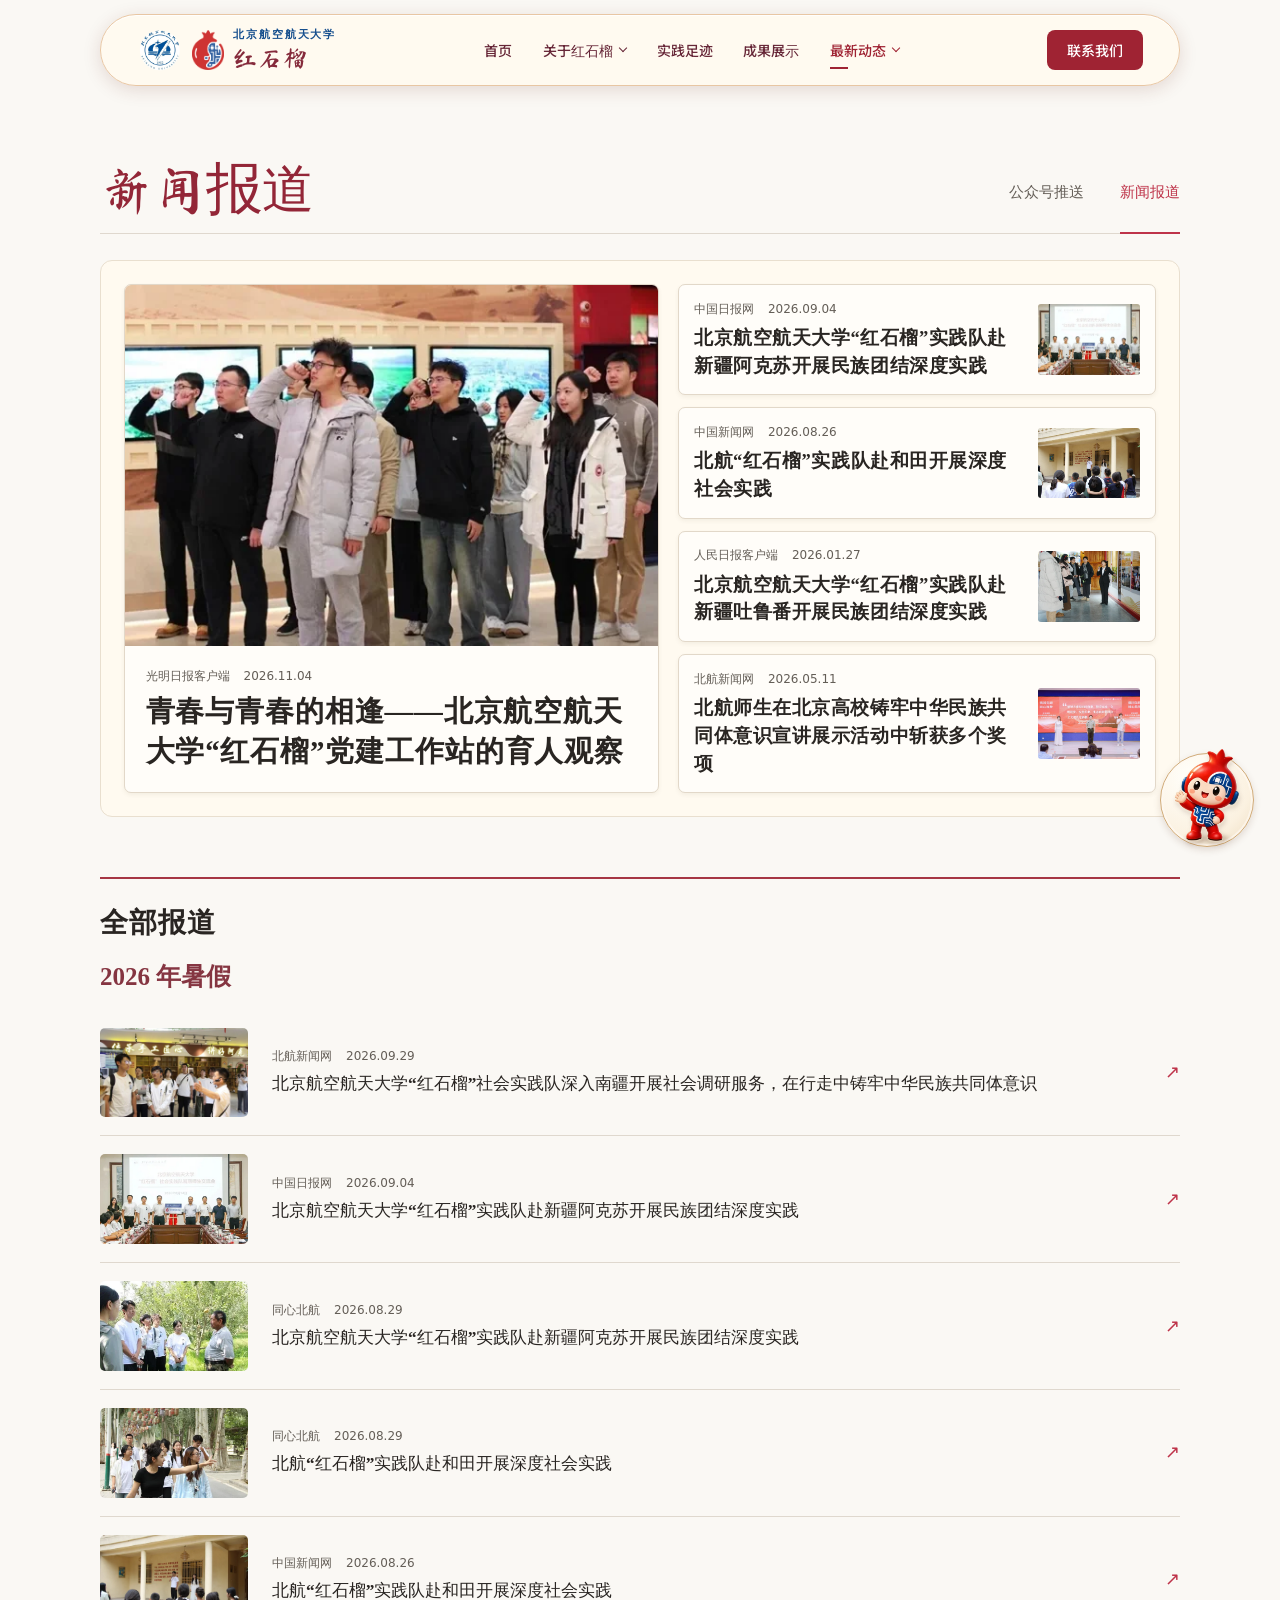
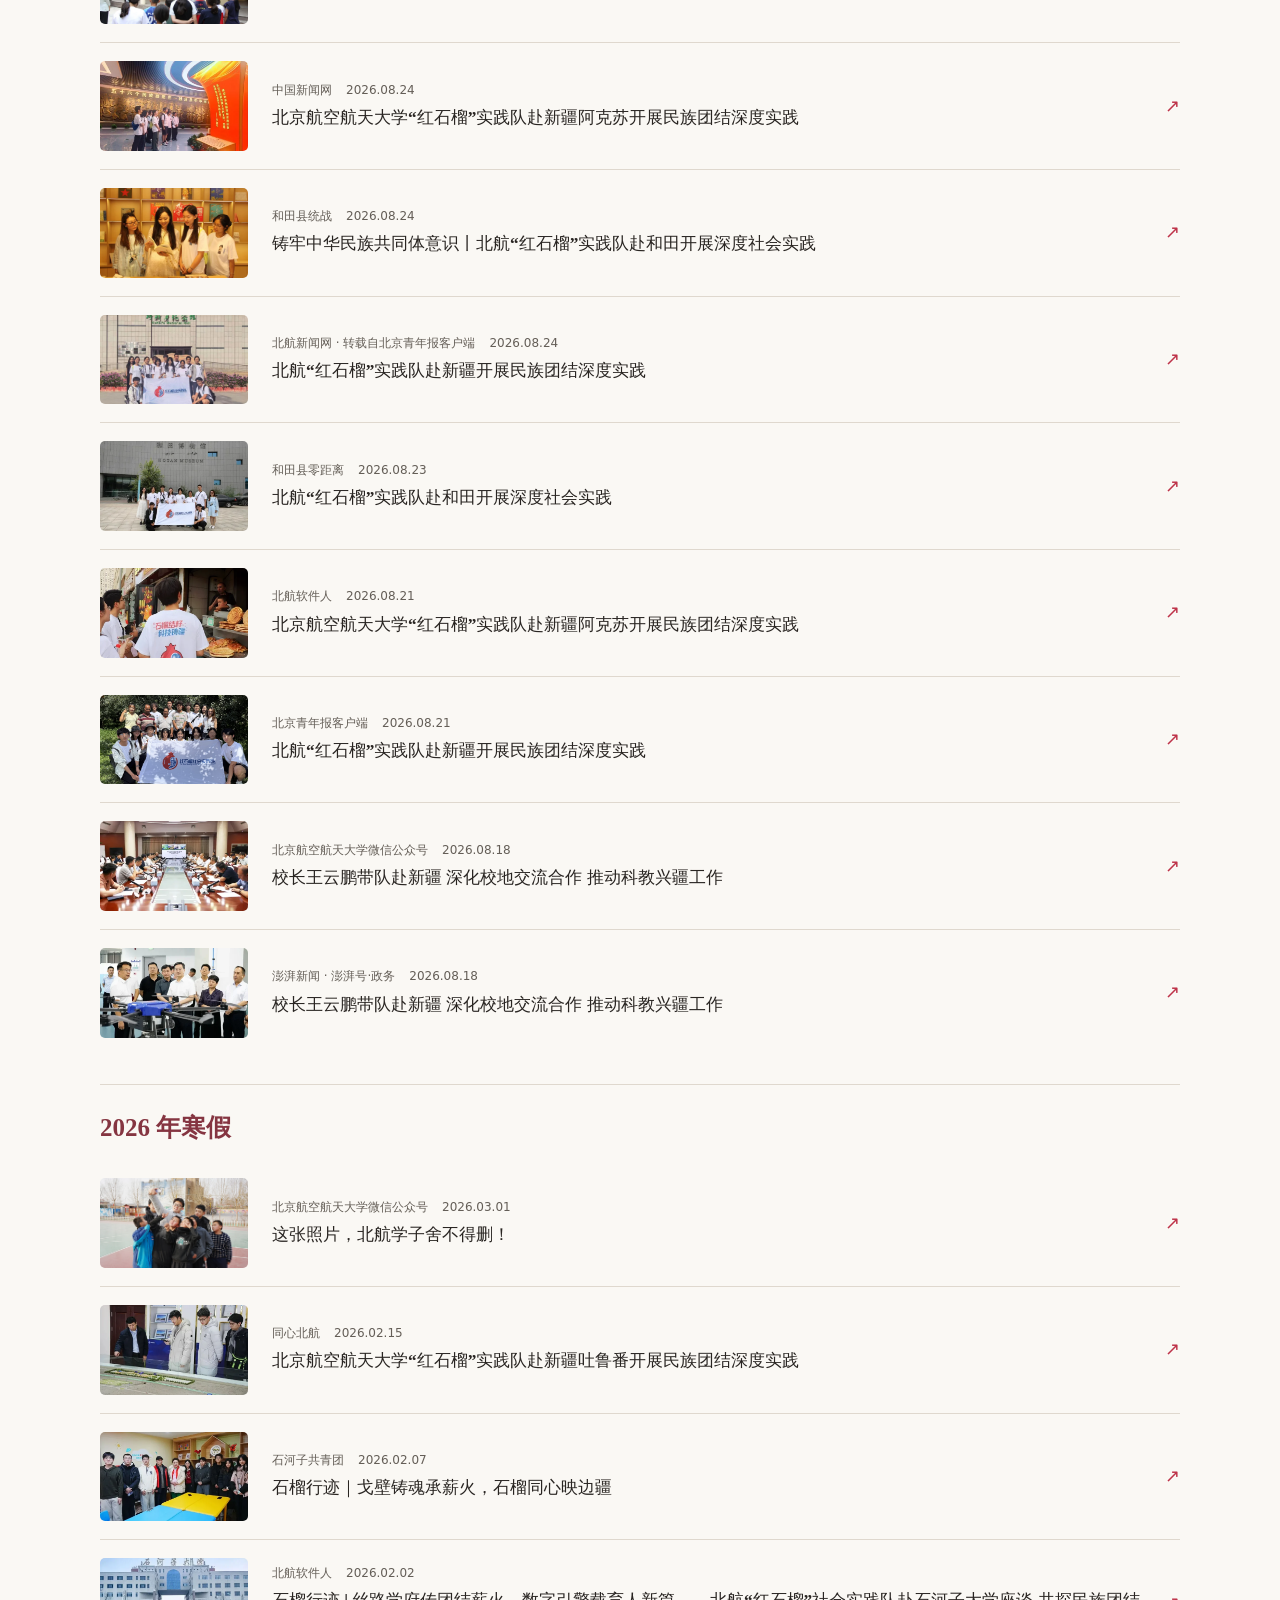
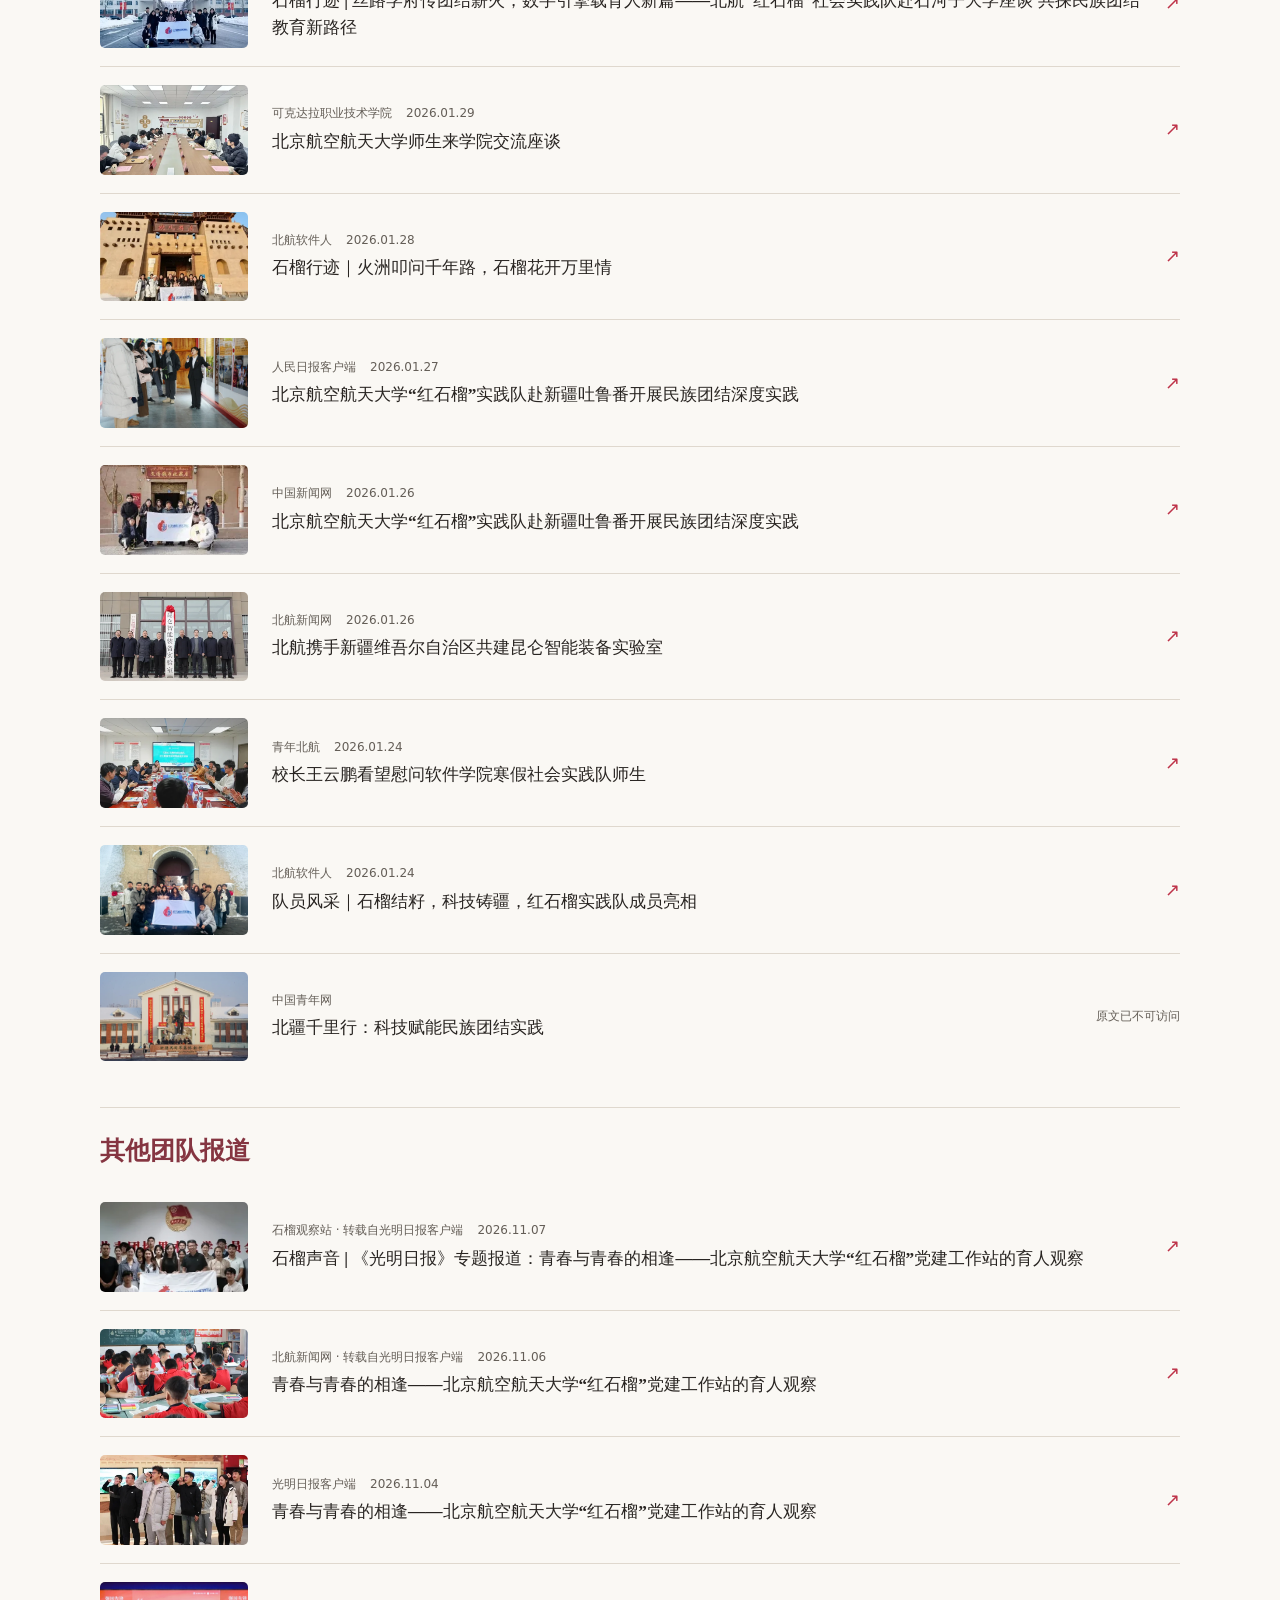
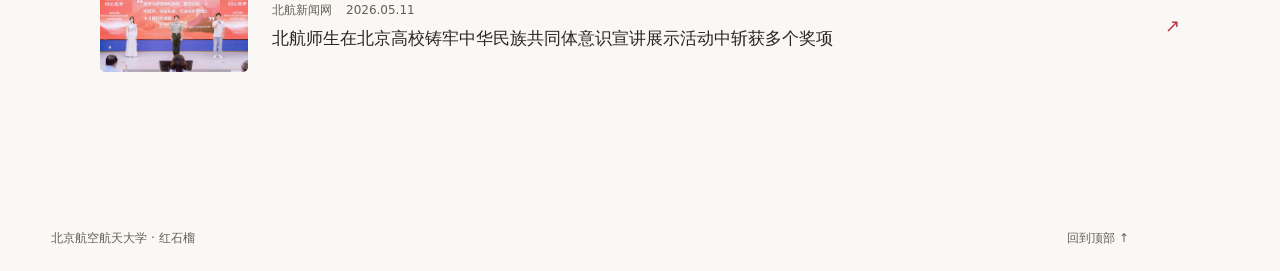
<file: press.html>
<!doctype html><html lang="zh-CN"><head><meta charset="utf-8"><meta name="viewport" content="width=device-width,initial-scale=1"><title>新闻报道 · 北航红石榴</title><link rel="stylesheet" href="style.css"><link rel="stylesheet" href="navbar.css?v=organizations"><link rel="stylesheet" href="materials.css"><link rel="stylesheet" href="press.css?v=cream-cards"><link rel="stylesheet" href="guide.css?v=wave"><script defer src="guide-knowledge.js"></script><script defer src="guide.js?v=wave"></script></head>
<body id="top"><a class="skip" href="#main">跳到正文</a><header class="site-header">
  <div class="nav-inner">
    <a class="nav-brand" href="index.html#top" aria-label="北航红石榴首页">
      <img class="school-emblem" src="assets/beihang-emblem.jpg" width="48" height="48" alt="北航校徽">
      <img class="team-emblem" src="assets/team-emblem.png" width="311" height="384" alt="红石榴实践队队徽">
      <span><small>北京航空航天大学</small><strong>红石榴</strong></span>
    </a>
    <nav id="site-nav" aria-label="主导航">
      <a class="nav-item" href="index.html#top">首页</a>
      <details><summary class="nav-item" aria-controls="org-menu">关于红石榴</summary>
        <ul id="org-menu" class="nav-sub org-menu"><li><a href="about.html">红石榴总览</a></li><li><a href="station.html">党建工作站<small>在疆站点与校地共建</small></a></li><li><a href="studio.html">红石榴工作室<small>工作室沿革与育人实践</small></a></li><li><a href="team.html">红石榴实践队<small>寒暑假调研与队伍记录</small></a></li><li><a href="speakers.html">红石榴宣讲团<small>宣讲作品与活动现场</small></a></li><li><a href="digital-studio.html">数字共创社<small>数字作品与创作交流</small></a></li></ul></details>
      <a class="nav-item" href="fieldwork.html">实践足迹</a>
      <a class="nav-item" href="results.html">成果展示</a>
      <details><summary class="nav-item" aria-controls="news-menu">最新动态</summary><ul class="nav-sub" id="news-menu">
        <li><a href="index.html#wechat-posts">公众号推送</a></li><li><a href="press.html">新闻报道</a></li></ul></details>
    </nav>
    <a class="nav-contact" href="contact.html">联系我们</a>
    <noscript><a class="nav-fallback" href="about.html">组织总览</a></noscript>
    <button class="nav-toggle" type="button" aria-label="打开导航菜单" aria-expanded="false" aria-controls="mobile-nav"><span aria-hidden="true"></span></button>
  </div>
  <dialog id="mobile-nav" aria-labelledby="mobile-nav-title">
    <div class="panel-head"><h2 id="mobile-nav-title">网站导航</h2><button type="button" class="nav-close" aria-label="关闭导航菜单">×</button></div>
    <div class="panel-content"></div>
  </dialog>
</header>
<main id="main" class="press-page wrap">
  <header class="press-heading"><h1 aria-label="新闻报道"><span>新</span><span>闻</span><span>报</span><span>道</span></h1><nav class="news-channels" aria-label="最新动态栏目"><a href="index.html#wechat-posts">公众号推送</a><a id="media-reports" href="press.html" aria-current="page">新闻报道</a></nav></header>
  <section id="press-pinned" aria-label="精选新闻" hidden><ol class="feature-list"></ol></section>
  <section id="all-reports" aria-labelledby="reports-title"><h2 id="reports-title">全部报道</h2>
    <div id="news-content" data-channel="press" aria-busy="true"></div>
    <p class="sr" role="status" id="news-status"></p><noscript><p>请启用 JavaScript 查看报道列表。</p></noscript>
  </section></main>
<footer class="wrap"><span>北京航空航天大学 · 红石榴</span><a href="#top">回到顶部 ↑</a></footer><script src="navbar.js?v=organizations"></script><script src="news-data.js?v=pinned-press"></script><script src="news.js?v=pinned-press"></script></body></html>
</file>
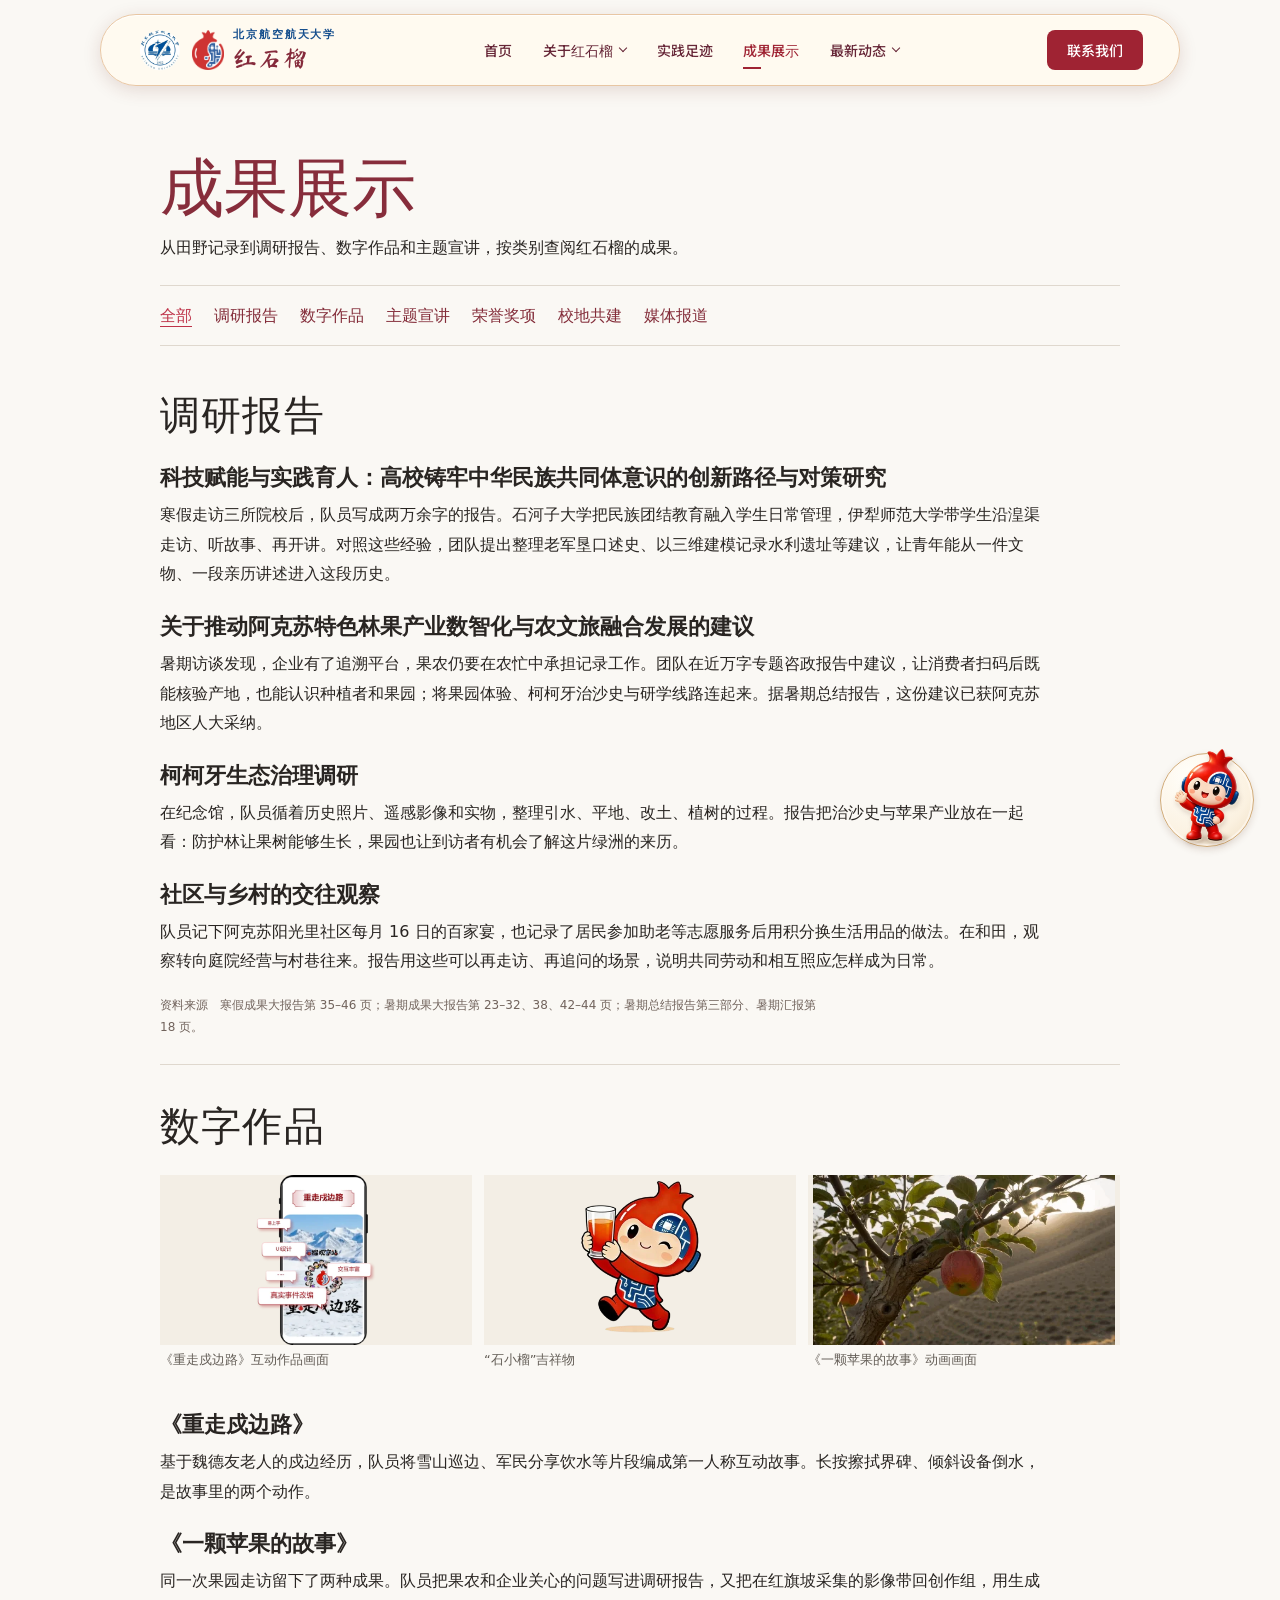
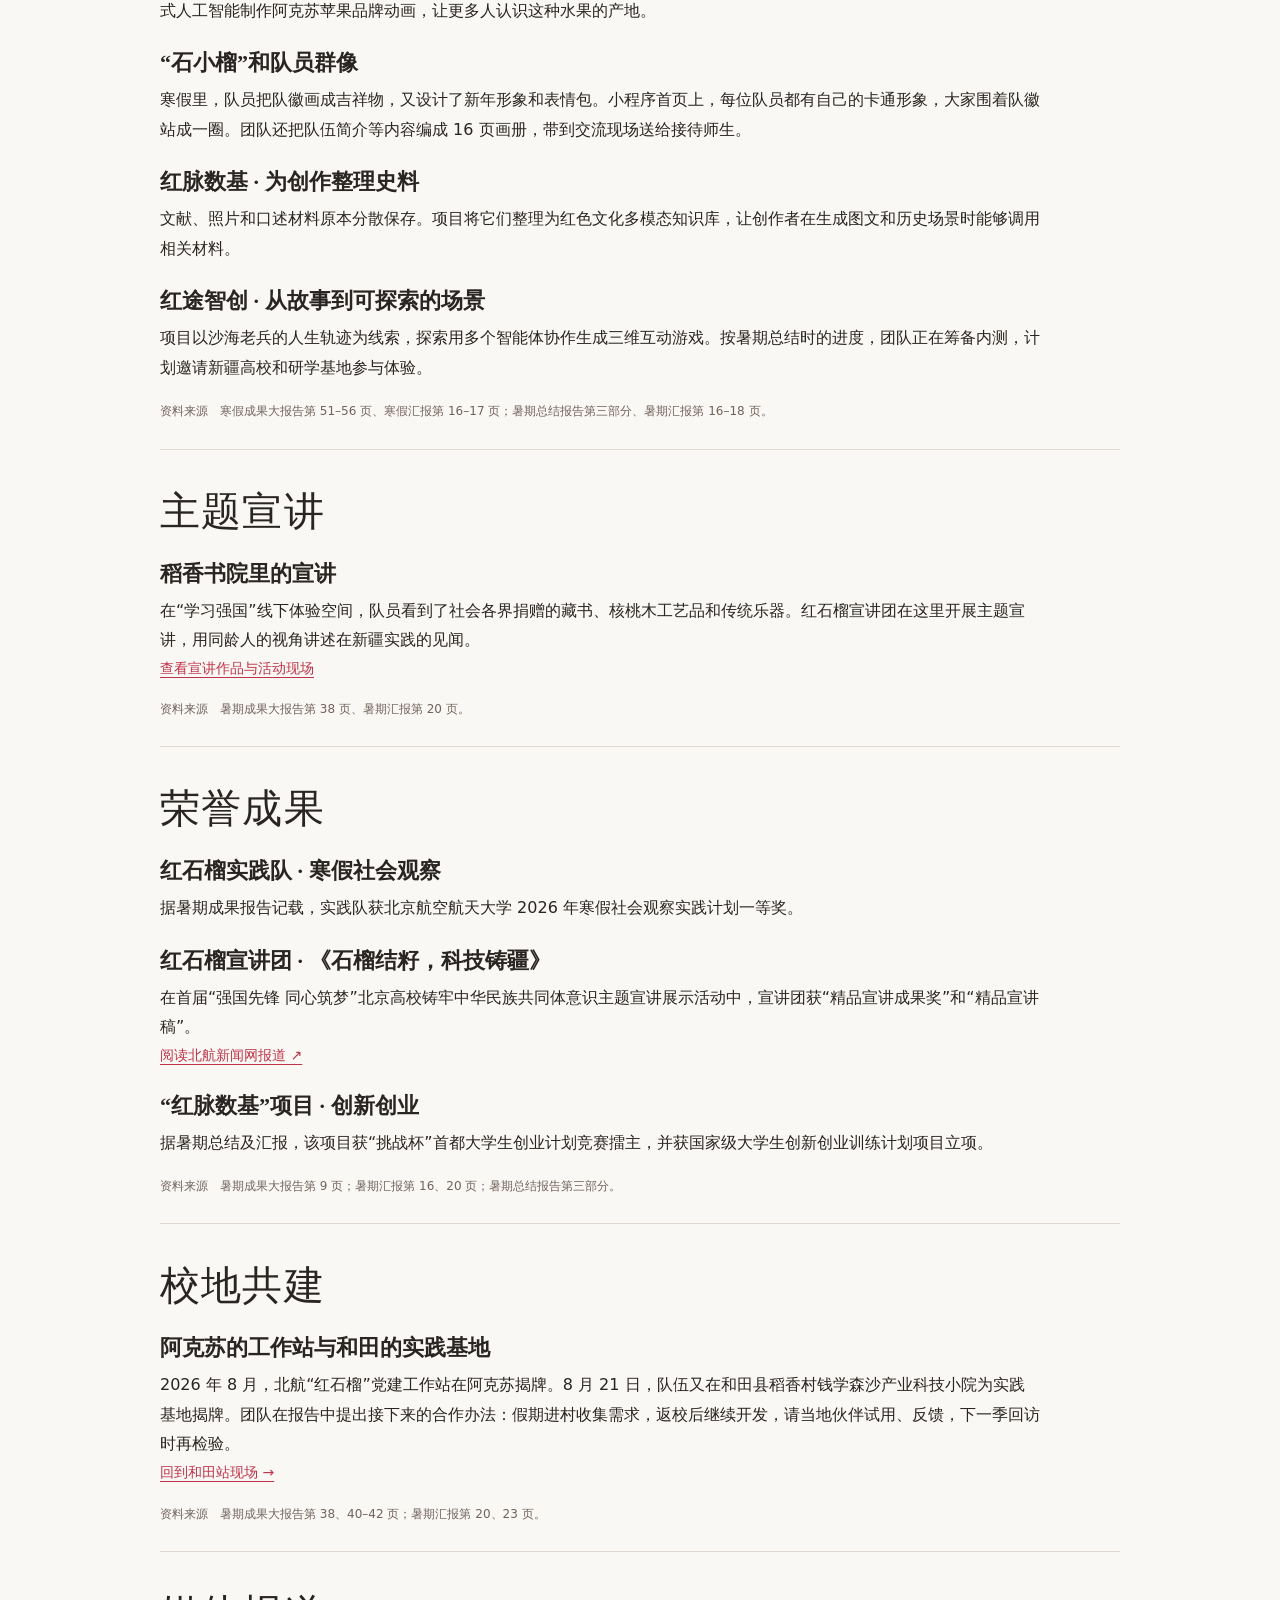
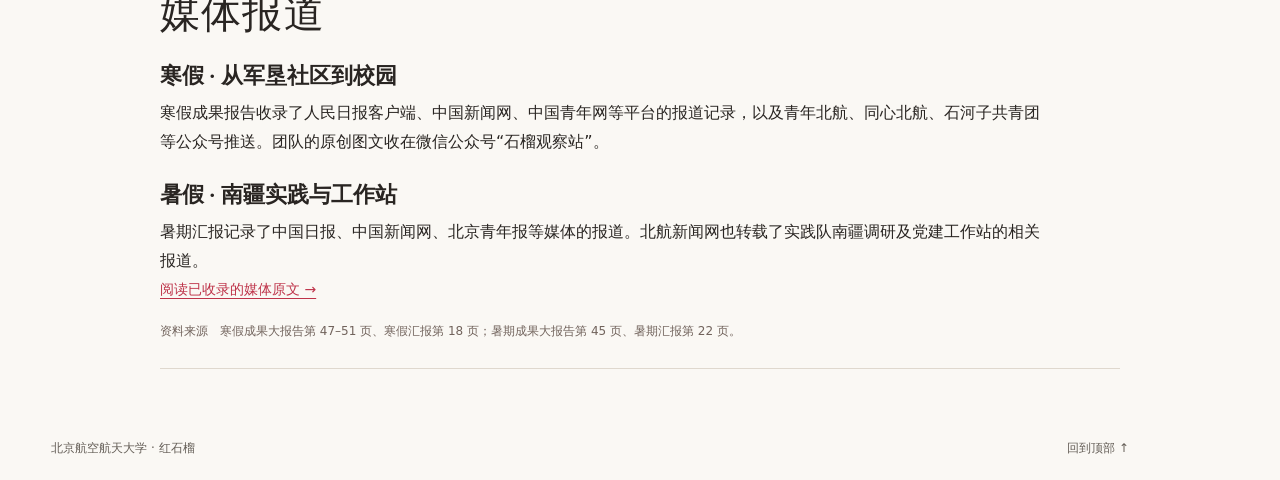
<file: results.html>
<!doctype html><html lang="zh-CN"><head><meta charset="utf-8"><meta name="viewport" content="width=device-width,initial-scale=1"><title>成果展示 · 北航红石榴</title><link rel="stylesheet" href="style.css"><link rel="stylesheet" href="navbar.css?v=organizations"><link rel="stylesheet" href="materials.css"><link rel="stylesheet" href="organizations.css"><link rel="stylesheet" href="guide.css?v=wave"><script defer src="guide-knowledge.js"></script><script defer src="guide.js?v=wave"></script></head>
<body id="top"><a class="skip" href="#main">跳到正文</a><header class="site-header">
  <div class="nav-inner">
    <a class="nav-brand" href="index.html#top" aria-label="北航红石榴首页">
      <img class="school-emblem" src="assets/beihang-emblem.jpg" width="48" height="48" alt="北航校徽">
      <img class="team-emblem" src="assets/team-emblem.png" width="311" height="384" alt="红石榴实践队队徽">
      <span><small>北京航空航天大学</small><strong>红石榴</strong></span>
    </a>
    <nav id="site-nav" aria-label="主导航">
      <a class="nav-item" href="index.html#top">首页</a>
      <details><summary class="nav-item" aria-controls="org-menu">关于红石榴</summary>
        <ul id="org-menu" class="nav-sub org-menu"><li><a href="about.html">红石榴总览</a></li><li><a href="station.html">党建工作站<small>在疆站点与校地共建</small></a></li><li><a href="studio.html">红石榴工作室<small>工作室沿革与育人实践</small></a></li><li><a href="team.html">红石榴实践队<small>寒暑假调研与队伍记录</small></a></li><li><a href="speakers.html">红石榴宣讲团<small>宣讲作品与活动现场</small></a></li><li><a href="digital-studio.html">数字共创社<small>数字作品与创作交流</small></a></li></ul></details>
      <a class="nav-item" href="fieldwork.html">实践足迹</a>
      <a class="nav-item" href="results.html">成果展示</a>
      <details><summary class="nav-item" aria-controls="news-menu">最新动态</summary><ul class="nav-sub" id="news-menu">
        <li><a href="index.html#wechat-posts">公众号推送</a></li><li><a href="press.html">新闻报道</a></li></ul></details>
    </nav>
    <a class="nav-contact" href="contact.html">联系我们</a>
    <noscript><a class="nav-fallback" href="about.html">组织总览</a></noscript>
    <button class="nav-toggle" type="button" aria-label="打开导航菜单" aria-expanded="false" aria-controls="mobile-nav"><span aria-hidden="true"></span></button>
  </div>
  <dialog id="mobile-nav" aria-labelledby="mobile-nav-title">
    <div class="panel-head"><h2 id="mobile-nav-title">网站导航</h2><button type="button" class="nav-close" aria-label="关闭导航菜单">×</button></div>
    <div class="panel-content"></div>
  </dialog>
</header>
<main class="archive" id="main"><div class="archive-heading"><h1>成果展示</h1>
  <p>从田野记录到调研报告、数字作品和主题宣讲，按类别查阅红石榴的成果。</p></div>
  <nav id="result-types" class="contents result-types" aria-label="按成果类别筛选"><a href="#result-types">全部</a><a href="#reports">调研报告</a><a href="#digital">数字作品</a><a href="#talks">主题宣讲</a><a href="#honors">荣誉奖项</a><a href="#partnership">校地共建</a><a href="#coverage">媒体报道</a></nav>
  <section id="reports"><h2>调研报告</h2><h3 id="winter-report">科技赋能与实践育人：高校铸牢中华民族共同体意识的创新路径与对策研究</h3><p>寒假走访三所院校后，队员写成两万余字的报告。石河子大学把民族团结教育融入学生日常管理，伊犁师范大学带学生沿湟渠走访、听故事、再开讲。对照这些经验，团队提出整理老军垦口述史、以三维建模记录水利遗址等建议，让青年能从一件文物、一段亲历讲述进入这段历史。</p><h3 id="apple-report">关于推动阿克苏特色林果产业数智化与农文旅融合发展的建议</h3><p>暑期访谈发现，企业有了追溯平台，果农仍要在农忙中承担记录工作。团队在近万字专题咨政报告中建议，让消费者扫码后既能核验产地，也能认识种植者和果园；将果园体验、柯柯牙治沙史与研学线路连起来。据暑期总结报告，这份建议已获阿克苏地区人大采纳。</p><h3>柯柯牙生态治理调研</h3><p>在纪念馆，队员循着历史照片、遥感影像和实物，整理引水、平地、改土、植树的过程。报告把治沙史与苹果产业放在一起看：防护林让果树能够生长，果园也让到访者有机会了解这片绿洲的来历。</p><h3>社区与乡村的交往观察</h3><p>队员记下阿克苏阳光里社区每月 16 日的百家宴，也记录了居民参加助老等志愿服务后用积分换生活用品的做法。在和田，观察转向庭院经营与村巷往来。报告用这些可以再走访、再追问的场景，说明共同劳动和相互照应怎样成为日常。</p><p class="source-note">资料来源　寒假成果大报告第 35–46 页；暑期成果大报告第 23–32、38、42–44 页；暑期总结报告第三部分、暑期汇报第 18 页。</p></section><section id="digital"><h2>数字作品</h2><div class="work-gallery"><figure><img loading="lazy" src="assets/practice/border-story.webp" alt="《重走戍边路》互动作品画面"><figcaption>《重走戍边路》互动作品画面</figcaption></figure><figure><img loading="lazy" src="assets/practice/mascot.webp" alt="“石小榴”吉祥物"><figcaption>“石小榴”吉祥物</figcaption></figure><figure><img loading="lazy" src="assets/practice/apple-story.webp" alt="《一颗苹果的故事》动画画面"><figcaption>《一颗苹果的故事》动画画面</figcaption></figure></div><h3 id="border-work">《重走戍边路》</h3><p>基于魏德友老人的戍边经历，队员将雪山巡边、军民分享饮水等片段编成第一人称互动故事。长按擦拭界碑、倾斜设备倒水，是故事里的两个动作。</p><h3 id="apple-film">《一颗苹果的故事》</h3><p>同一次果园走访留下了两种成果。队员把果农和企业关心的问题写进调研报告，又把在红旗坡采集的影像带回创作组，用生成式人工智能制作阿克苏苹果品牌动画，让更多人认识这种水果的产地。</p><h3>“石小榴”和队员群像</h3><p>寒假里，队员把队徽画成吉祥物，又设计了新年形象和表情包。小程序首页上，每位队员都有自己的卡通形象，大家围着队徽站成一圈。团队还把队伍简介等内容编成 16 页画册，带到交流现场送给接待师生。</p><h3>红脉数基 · 为创作整理史料</h3><p>文献、照片和口述材料原本分散保存。项目将它们整理为红色文化多模态知识库，让创作者在生成图文和历史场景时能够调用相关材料。</p><h3>红途智创 · 从故事到可探索的场景</h3><p>项目以沙海老兵的人生轨迹为线索，探索用多个智能体协作生成三维互动游戏。按暑期总结时的进度，团队正在筹备内测，计划邀请新疆高校和研学基地参与体验。</p><p class="source-note">资料来源　寒假成果大报告第 51–56 页、寒假汇报第 16–17 页；暑期总结报告第三部分、暑期汇报第 16–18 页。</p></section><section id="talks"><h2>主题宣讲</h2><h3>稻香书院里的宣讲</h3><p>在“学习强国”线下体验空间，队员看到了社会各界捐赠的藏书、核桃木工艺品和传统乐器。红石榴宣讲团在这里开展主题宣讲，用同龄人的视角讲述在新疆实践的见闻。</p><a class="record-link" href="speakers.html">查看宣讲作品与活动现场</a><p class="source-note">资料来源　暑期成果大报告第 38 页、暑期汇报第 20 页。</p></section><section id="honors"><h2>荣誉成果</h2><h3>红石榴实践队 · 寒假社会观察</h3><p>据暑期成果报告记载，实践队获北京航空航天大学 2026 年寒假社会观察实践计划一等奖。</p><h3>红石榴宣讲团 · 《石榴结籽，科技铸疆》</h3><p>在首届“强国先锋 同心筑梦”北京高校铸牢中华民族共同体意识主题宣讲展示活动中，宣讲团获“精品宣讲成果奖”和“精品宣讲稿”。</p><a class="record-link" href="https://news.buaa.edu.cn/info/1002/68892.htm">阅读北航新闻网报道 ↗</a><h3>“红脉数基”项目 · 创新创业</h3><p>据暑期总结及汇报，该项目获“挑战杯”首都大学生创业计划竞赛擂主，并获国家级大学生创新创业训练计划项目立项。</p><p class="source-note">资料来源　暑期成果大报告第 9 页；暑期汇报第 16、20 页；暑期总结报告第三部分。</p></section><section id="partnership"><h2>校地共建</h2><h3>阿克苏的工作站与和田的实践基地</h3><p>2026 年 8 月，北航“红石榴”党建工作站在阿克苏揭牌。8 月 21 日，队伍又在和田县稻香村钱学森沙产业科技小院为实践基地揭牌。团队在报告中提出接下来的合作办法：假期进村收集需求，返校后继续开发，请当地伙伴试用、反馈，下一季回访时再检验。</p><a class="record-link" href="fieldwork.html#hotan">回到和田站现场 →</a><p class="source-note">资料来源　暑期成果大报告第 38、40–42 页；暑期汇报第 20、23 页。</p></section><section id="coverage"><h2>媒体报道</h2><h3>寒假 · 从军垦社区到校园</h3><p>寒假成果报告收录了人民日报客户端、中国新闻网、中国青年网等平台的报道记录，以及青年北航、同心北航、石河子共青团等公众号推送。团队的原创图文收在微信公众号“石榴观察站”。</p><h3>暑假 · 南疆实践与工作站</h3><p>暑期汇报记录了中国日报、中国新闻网、北京青年报等媒体的报道。北航新闻网也转载了实践队南疆调研及党建工作站的相关报道。</p><a class="record-link" href="press.html">阅读已收录的媒体原文 →</a><p class="source-note">资料来源　寒假成果大报告第 47–51 页、寒假汇报第 18 页；暑期成果大报告第 45 页、暑期汇报第 22 页。</p></section></main>
<footer class="wrap"><span>北京航空航天大学 · 红石榴</span><a href="#top">回到顶部 ↑</a></footer><script src="navbar.js?v=organizations"></script><script src="result-types.js"></script></body></html>
</file>
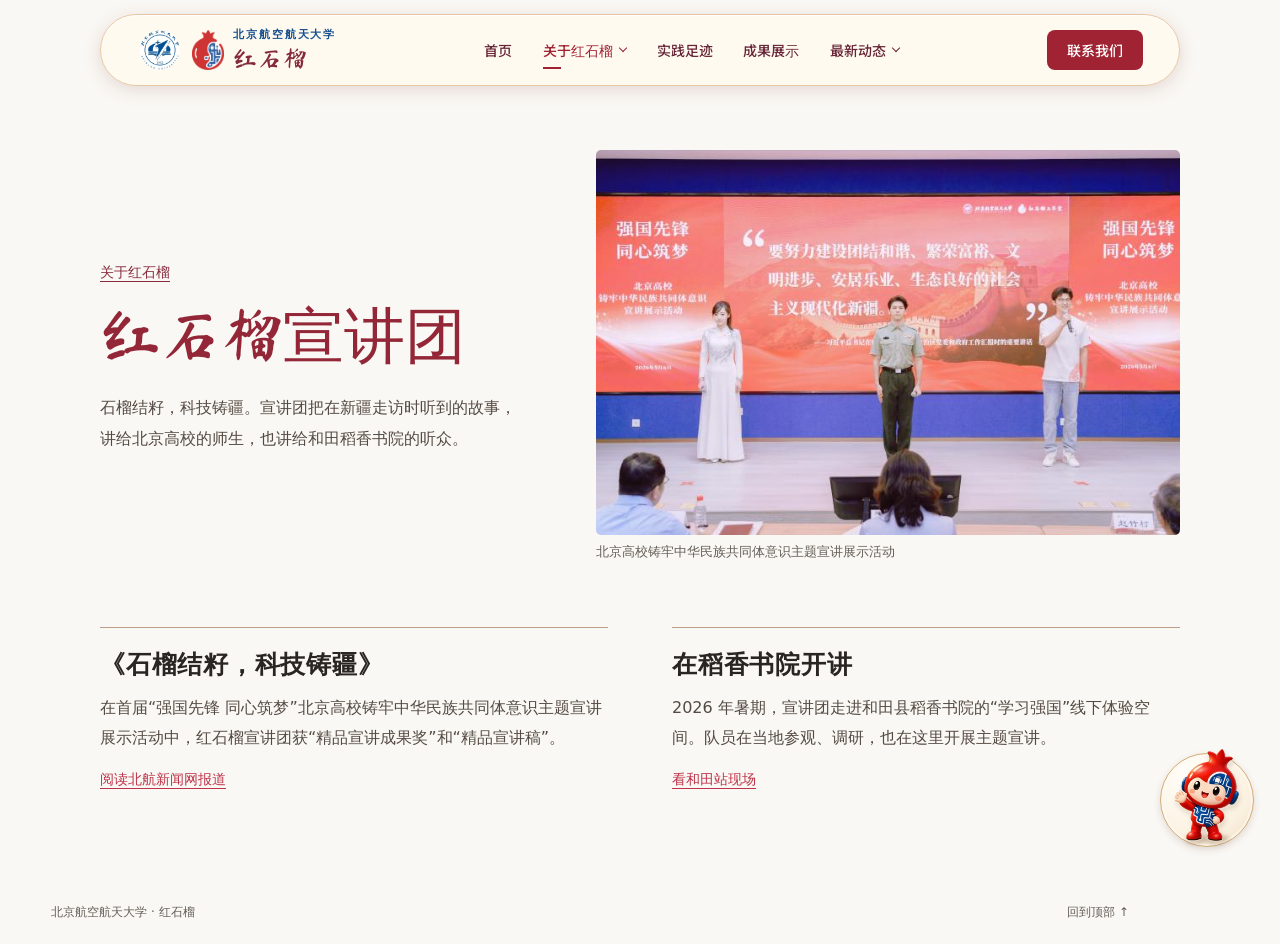
<file: speakers.html>
<!doctype html><html lang="zh-CN"><head><meta charset="utf-8"><meta name="viewport" content="width=device-width,initial-scale=1"><title>红石榴宣讲团 · 北航红石榴</title><link rel="stylesheet" href="style.css"><link rel="stylesheet" href="navbar.css?v=organizations"><link rel="stylesheet" href="materials.css"><link rel="stylesheet" href="organizations.css"><link rel="stylesheet" href="guide.css?v=wave"><script defer src="guide-knowledge.js"></script><script defer src="guide.js?v=wave"></script></head>
<body id="top"><a class="skip" href="#main">跳到正文</a><header class="site-header">
  <div class="nav-inner">
    <a class="nav-brand" href="index.html#top" aria-label="北航红石榴首页">
      <img class="school-emblem" src="assets/beihang-emblem.jpg" width="48" height="48" alt="北航校徽">
      <img class="team-emblem" src="assets/team-emblem.png" width="311" height="384" alt="红石榴实践队队徽">
      <span><small>北京航空航天大学</small><strong>红石榴</strong></span>
    </a>
    <nav id="site-nav" aria-label="主导航">
      <a class="nav-item" href="index.html#top">首页</a>
      <details><summary class="nav-item" aria-controls="org-menu">关于红石榴</summary>
        <ul id="org-menu" class="nav-sub org-menu"><li><a href="about.html">红石榴总览</a></li><li><a href="station.html">党建工作站<small>在疆站点与校地共建</small></a></li><li><a href="studio.html">红石榴工作室<small>工作室沿革与育人实践</small></a></li><li><a href="team.html">红石榴实践队<small>寒暑假调研与队伍记录</small></a></li><li><a href="speakers.html">红石榴宣讲团<small>宣讲作品与活动现场</small></a></li><li><a href="digital-studio.html">数字共创社<small>数字作品与创作交流</small></a></li></ul></details>
      <a class="nav-item" href="fieldwork.html">实践足迹</a>
      <a class="nav-item" href="results.html">成果展示</a>
      <details><summary class="nav-item" aria-controls="news-menu">最新动态</summary><ul class="nav-sub" id="news-menu">
        <li><a href="index.html#wechat-posts">公众号推送</a></li><li><a href="press.html">新闻报道</a></li></ul></details>
    </nav>
    <a class="nav-contact" href="contact.html">联系我们</a>
    <noscript><a class="nav-fallback" href="about.html">组织总览</a></noscript>
    <button class="nav-toggle" type="button" aria-label="打开导航菜单" aria-expanded="false" aria-controls="mobile-nav"><span aria-hidden="true"></span></button>
  </div>
  <dialog id="mobile-nav" aria-labelledby="mobile-nav-title">
    <div class="panel-head"><h2 id="mobile-nav-title">网站导航</h2><button type="button" class="nav-close" aria-label="关闭导航菜单">×</button></div>
    <div class="panel-content"></div>
  </dialog>
</header>
<main id="main" class="org-page wrap"><header class="org-hero"><div><a class="org-back" href="about.html">关于红石榴</a>
      <h1>红石榴宣讲团</h1><p>石榴结籽，科技铸疆。宣讲团把在新疆走访时听到的故事，讲给北京高校的师生，也讲给和田稻香书院的听众。</p></div>
      <figure><img src="assets/talk.jpg" alt="北京高校铸牢中华民族共同体意识主题宣讲展示活动"><figcaption>北京高校铸牢中华民族共同体意识主题宣讲展示活动</figcaption></figure></header><div class="org-stories"><article><h2>《石榴结籽，科技铸疆》</h2><p>在首届“强国先锋 同心筑梦”北京高校铸牢中华民族共同体意识主题宣讲展示活动中，红石榴宣讲团获“精品宣讲成果奖”和“精品宣讲稿”。</p>
        <a class="record-link" href="https://news.buaa.edu.cn/info/1002/68892.htm">阅读北航新闻网报道</a></article><article><h2>在稻香书院开讲</h2><p>2026 年暑期，宣讲团走进和田县稻香书院的“学习强国”线下体验空间。队员在当地参观、调研，也在这里开展主题宣讲。</p>
        <a class="record-link" href="fieldwork.html#hotan">看和田站现场</a></article></div></main>
<footer class="wrap"><span>北京航空航天大学 · 红石榴</span><a href="#top">回到顶部 ↑</a></footer><script src="navbar.js?v=organizations"></script></body></html>
</file>
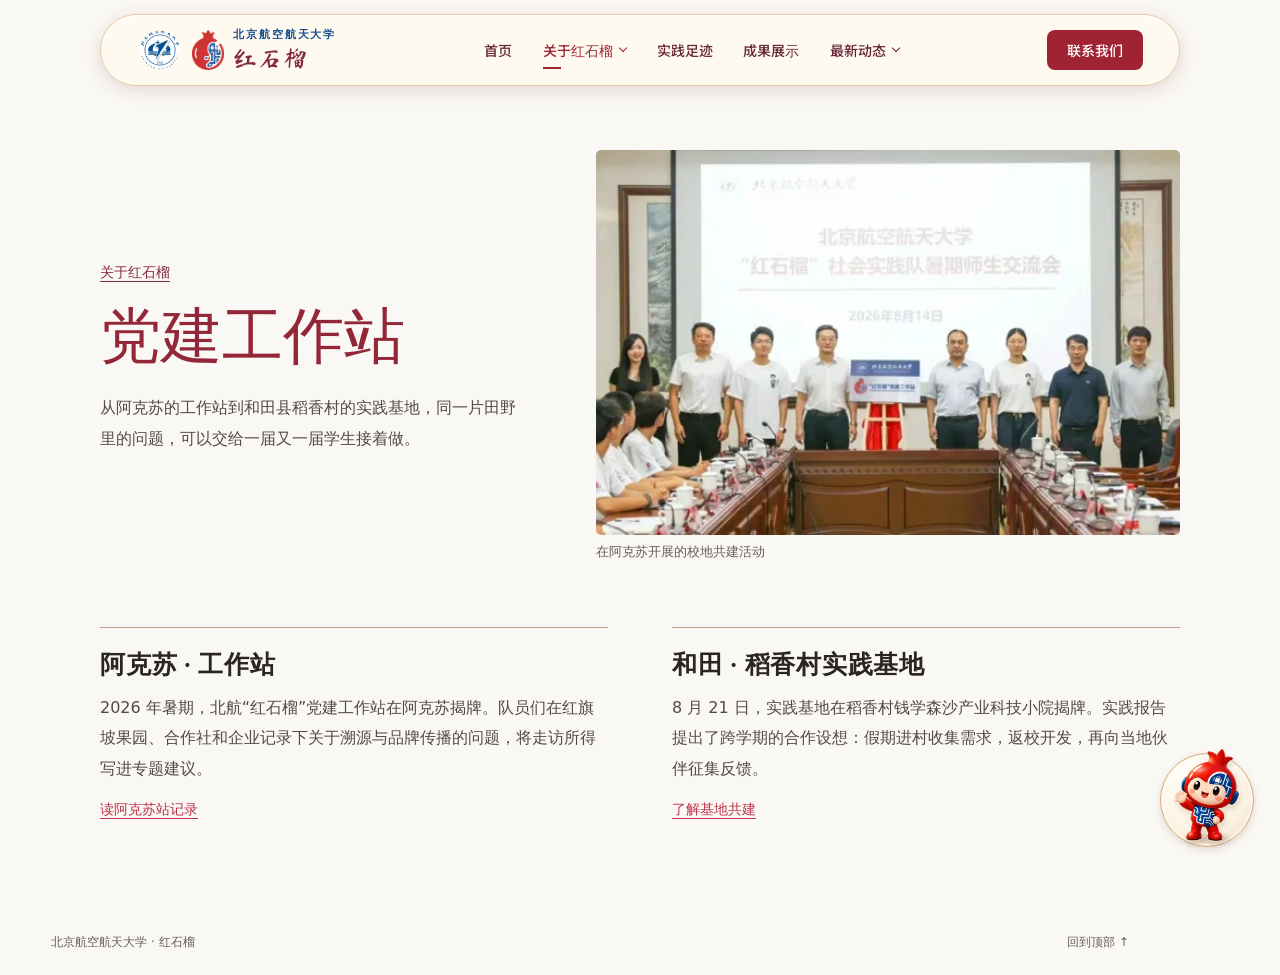
<file: station.html>
<!doctype html><html lang="zh-CN"><head><meta charset="utf-8"><meta name="viewport" content="width=device-width,initial-scale=1"><title>党建工作站 · 北航红石榴</title><link rel="stylesheet" href="style.css"><link rel="stylesheet" href="navbar.css?v=organizations"><link rel="stylesheet" href="materials.css"><link rel="stylesheet" href="organizations.css"><link rel="stylesheet" href="guide.css?v=wave"><script defer src="guide-knowledge.js"></script><script defer src="guide.js?v=wave"></script></head>
<body id="top"><a class="skip" href="#main">跳到正文</a><header class="site-header">
  <div class="nav-inner">
    <a class="nav-brand" href="index.html#top" aria-label="北航红石榴首页">
      <img class="school-emblem" src="assets/beihang-emblem.jpg" width="48" height="48" alt="北航校徽">
      <img class="team-emblem" src="assets/team-emblem.png" width="311" height="384" alt="红石榴实践队队徽">
      <span><small>北京航空航天大学</small><strong>红石榴</strong></span>
    </a>
    <nav id="site-nav" aria-label="主导航">
      <a class="nav-item" href="index.html#top">首页</a>
      <details><summary class="nav-item" aria-controls="org-menu">关于红石榴</summary>
        <ul id="org-menu" class="nav-sub org-menu"><li><a href="about.html">红石榴总览</a></li><li><a href="station.html">党建工作站<small>在疆站点与校地共建</small></a></li><li><a href="studio.html">红石榴工作室<small>工作室沿革与育人实践</small></a></li><li><a href="team.html">红石榴实践队<small>寒暑假调研与队伍记录</small></a></li><li><a href="speakers.html">红石榴宣讲团<small>宣讲作品与活动现场</small></a></li><li><a href="digital-studio.html">数字共创社<small>数字作品与创作交流</small></a></li></ul></details>
      <a class="nav-item" href="fieldwork.html">实践足迹</a>
      <a class="nav-item" href="results.html">成果展示</a>
      <details><summary class="nav-item" aria-controls="news-menu">最新动态</summary><ul class="nav-sub" id="news-menu">
        <li><a href="index.html#wechat-posts">公众号推送</a></li><li><a href="press.html">新闻报道</a></li></ul></details>
    </nav>
    <a class="nav-contact" href="contact.html">联系我们</a>
    <noscript><a class="nav-fallback" href="about.html">组织总览</a></noscript>
    <button class="nav-toggle" type="button" aria-label="打开导航菜单" aria-expanded="false" aria-controls="mobile-nav"><span aria-hidden="true"></span></button>
  </div>
  <dialog id="mobile-nav" aria-labelledby="mobile-nav-title">
    <div class="panel-head"><h2 id="mobile-nav-title">网站导航</h2><button type="button" class="nav-close" aria-label="关闭导航菜单">×</button></div>
    <div class="panel-content"></div>
  </dialog>
</header>
<main id="main" class="org-page wrap"><header class="org-hero"><div><a class="org-back" href="about.html">关于红石榴</a>
      <h1>党建工作站</h1><p>从阿克苏的工作站到和田县稻香村的实践基地，同一片田野里的问题，可以交给一届又一届学生接着做。</p></div>
      <figure><img src="assets/press/aksu-workstation.webp" alt="在阿克苏开展的校地共建活动"><figcaption>在阿克苏开展的校地共建活动</figcaption></figure></header><div class="org-stories"><article><h2>阿克苏 · 工作站</h2><p>2026 年暑期，北航“红石榴”党建工作站在阿克苏揭牌。队员们在红旗坡果园、合作社和企业记录下关于溯源与品牌传播的问题，将走访所得写进专题建议。</p>
        <a class="record-link" href="fieldwork.html#aksu">读阿克苏站记录</a></article><article><h2>和田 · 稻香村实践基地</h2><p>8 月 21 日，实践基地在稻香村钱学森沙产业科技小院揭牌。实践报告提出了跨学期的合作设想：假期进村收集需求，返校开发，再向当地伙伴征集反馈。</p>
        <a class="record-link" href="results.html#partnership">了解基地共建</a></article></div></main>
<footer class="wrap"><span>北京航空航天大学 · 红石榴</span><a href="#top">回到顶部 ↑</a></footer><script src="navbar.js?v=organizations"></script></body></html>
</file>
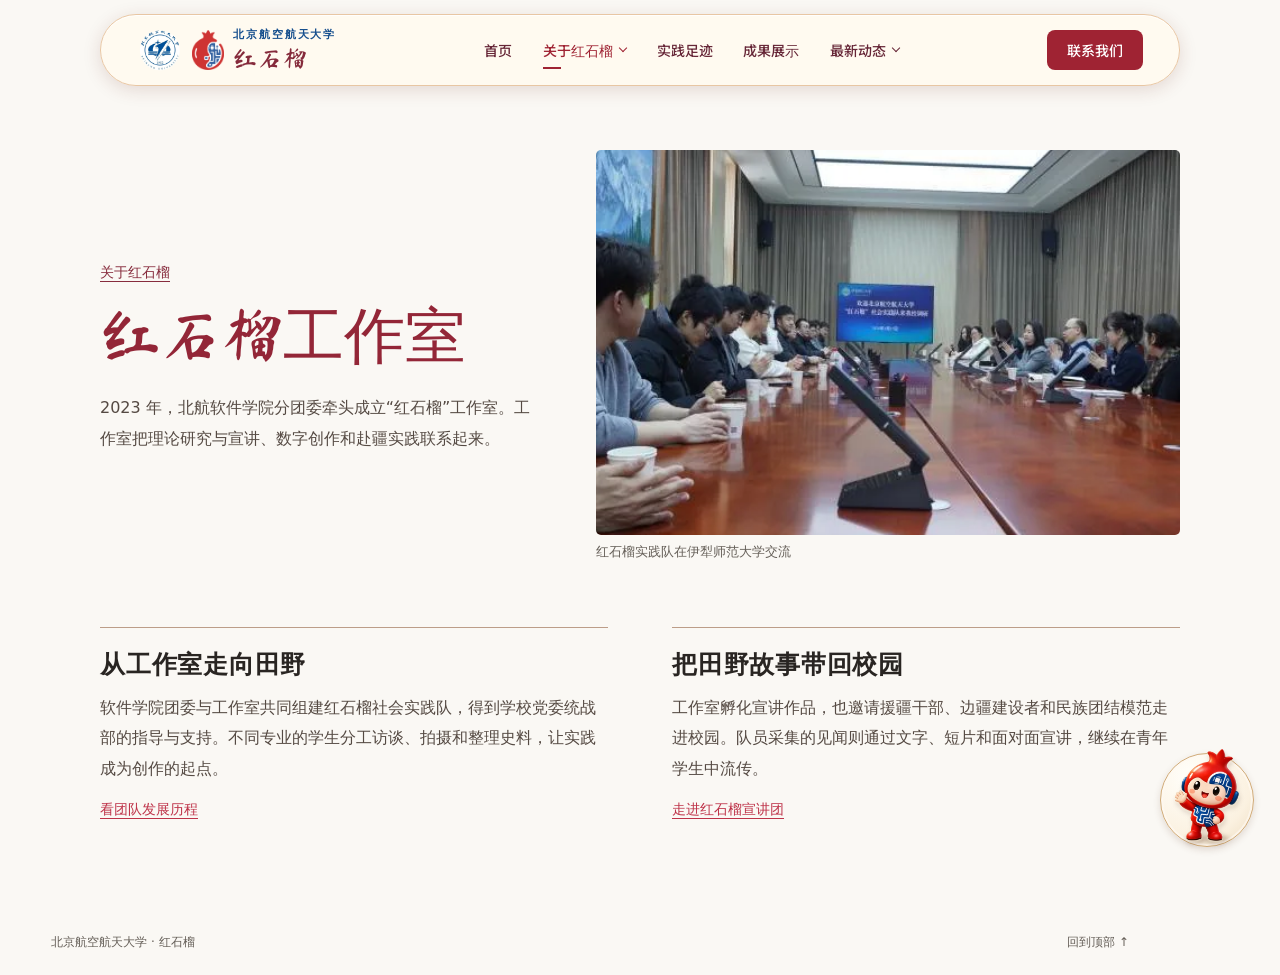
<file: studio.html>
<!doctype html><html lang="zh-CN"><head><meta charset="utf-8"><meta name="viewport" content="width=device-width,initial-scale=1"><title>红石榴工作室 · 北航红石榴</title><link rel="stylesheet" href="style.css"><link rel="stylesheet" href="navbar.css?v=organizations"><link rel="stylesheet" href="materials.css"><link rel="stylesheet" href="organizations.css"><link rel="stylesheet" href="guide.css?v=wave"><script defer src="guide-knowledge.js"></script><script defer src="guide.js?v=wave"></script></head>
<body id="top"><a class="skip" href="#main">跳到正文</a><header class="site-header">
  <div class="nav-inner">
    <a class="nav-brand" href="index.html#top" aria-label="北航红石榴首页">
      <img class="school-emblem" src="assets/beihang-emblem.jpg" width="48" height="48" alt="北航校徽">
      <img class="team-emblem" src="assets/team-emblem.png" width="311" height="384" alt="红石榴实践队队徽">
      <span><small>北京航空航天大学</small><strong>红石榴</strong></span>
    </a>
    <nav id="site-nav" aria-label="主导航">
      <a class="nav-item" href="index.html#top">首页</a>
      <details><summary class="nav-item" aria-controls="org-menu">关于红石榴</summary>
        <ul id="org-menu" class="nav-sub org-menu"><li><a href="about.html">红石榴总览</a></li><li><a href="station.html">党建工作站<small>在疆站点与校地共建</small></a></li><li><a href="studio.html">红石榴工作室<small>工作室沿革与育人实践</small></a></li><li><a href="team.html">红石榴实践队<small>寒暑假调研与队伍记录</small></a></li><li><a href="speakers.html">红石榴宣讲团<small>宣讲作品与活动现场</small></a></li><li><a href="digital-studio.html">数字共创社<small>数字作品与创作交流</small></a></li></ul></details>
      <a class="nav-item" href="fieldwork.html">实践足迹</a>
      <a class="nav-item" href="results.html">成果展示</a>
      <details><summary class="nav-item" aria-controls="news-menu">最新动态</summary><ul class="nav-sub" id="news-menu">
        <li><a href="index.html#wechat-posts">公众号推送</a></li><li><a href="press.html">新闻报道</a></li></ul></details>
    </nav>
    <a class="nav-contact" href="contact.html">联系我们</a>
    <noscript><a class="nav-fallback" href="about.html">组织总览</a></noscript>
    <button class="nav-toggle" type="button" aria-label="打开导航菜单" aria-expanded="false" aria-controls="mobile-nav"><span aria-hidden="true"></span></button>
  </div>
  <dialog id="mobile-nav" aria-labelledby="mobile-nav-title">
    <div class="panel-head"><h2 id="mobile-nav-title">网站导航</h2><button type="button" class="nav-close" aria-label="关闭导航菜单">×</button></div>
    <div class="panel-content"></div>
  </dialog>
</header>
<main id="main" class="org-page wrap"><header class="org-hero"><div><a class="org-back" href="about.html">关于红石榴</a>
      <h1>红石榴工作室</h1><p>2023 年，北航软件学院分团委牵头成立“红石榴”工作室。工作室把理论研究与宣讲、数字创作和赴疆实践联系起来。</p></div>
      <figure><img src="assets/practice/yining-exchange.webp" alt="红石榴实践队在伊犁师范大学交流"><figcaption>红石榴实践队在伊犁师范大学交流</figcaption></figure></header><div class="org-stories"><article><h2>从工作室走向田野</h2><p>软件学院团委与工作室共同组建红石榴社会实践队，得到学校党委统战部的指导与支持。不同专业的学生分工访谈、拍摄和整理史料，让实践成为创作的起点。</p>
        <a class="record-link" href="team.html#history">看团队发展历程</a></article><article><h2>把田野故事带回校园</h2><p>工作室孵化宣讲作品，也邀请援疆干部、边疆建设者和民族团结模范走进校园。队员采集的见闻则通过文字、短片和面对面宣讲，继续在青年学生中流传。</p>
        <a class="record-link" href="speakers.html">走进红石榴宣讲团</a></article></div></main>
<footer class="wrap"><span>北京航空航天大学 · 红石榴</span><a href="#top">回到顶部 ↑</a></footer><script src="navbar.js?v=organizations"></script></body></html>
</file>
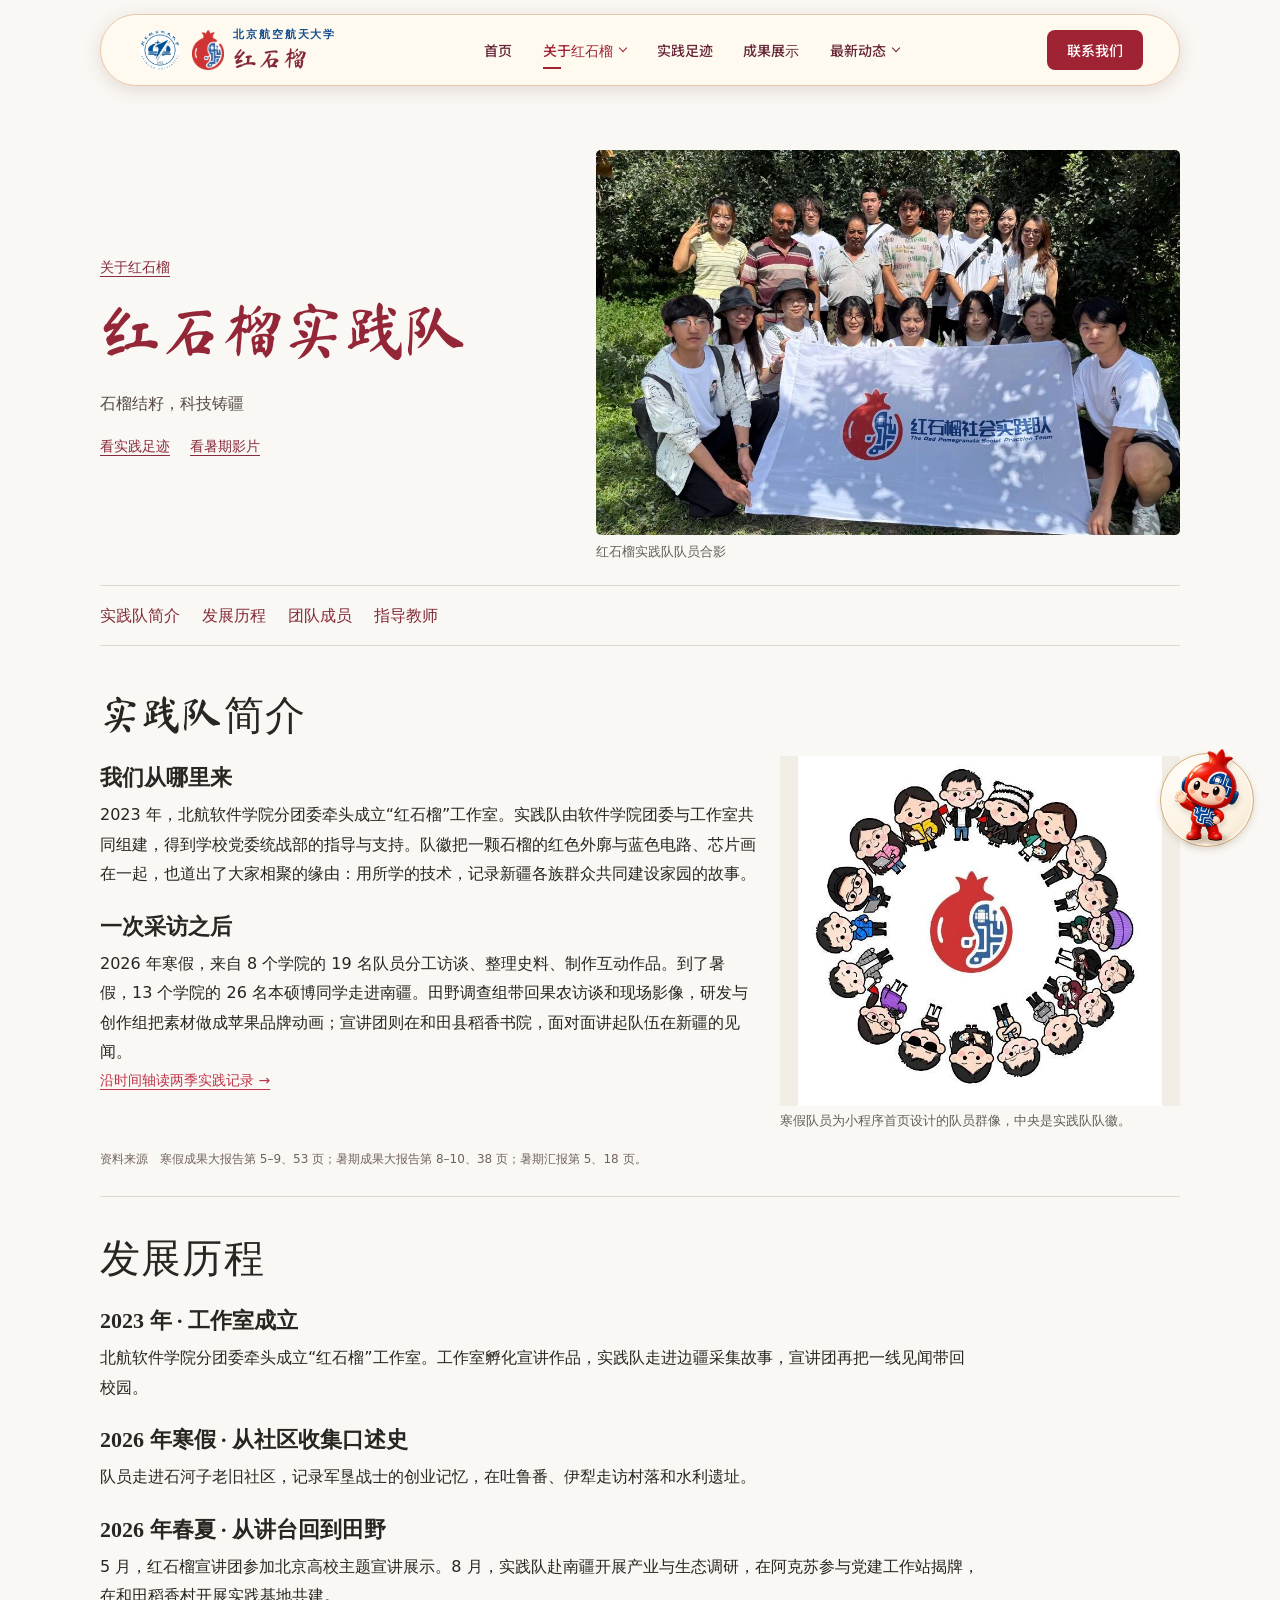
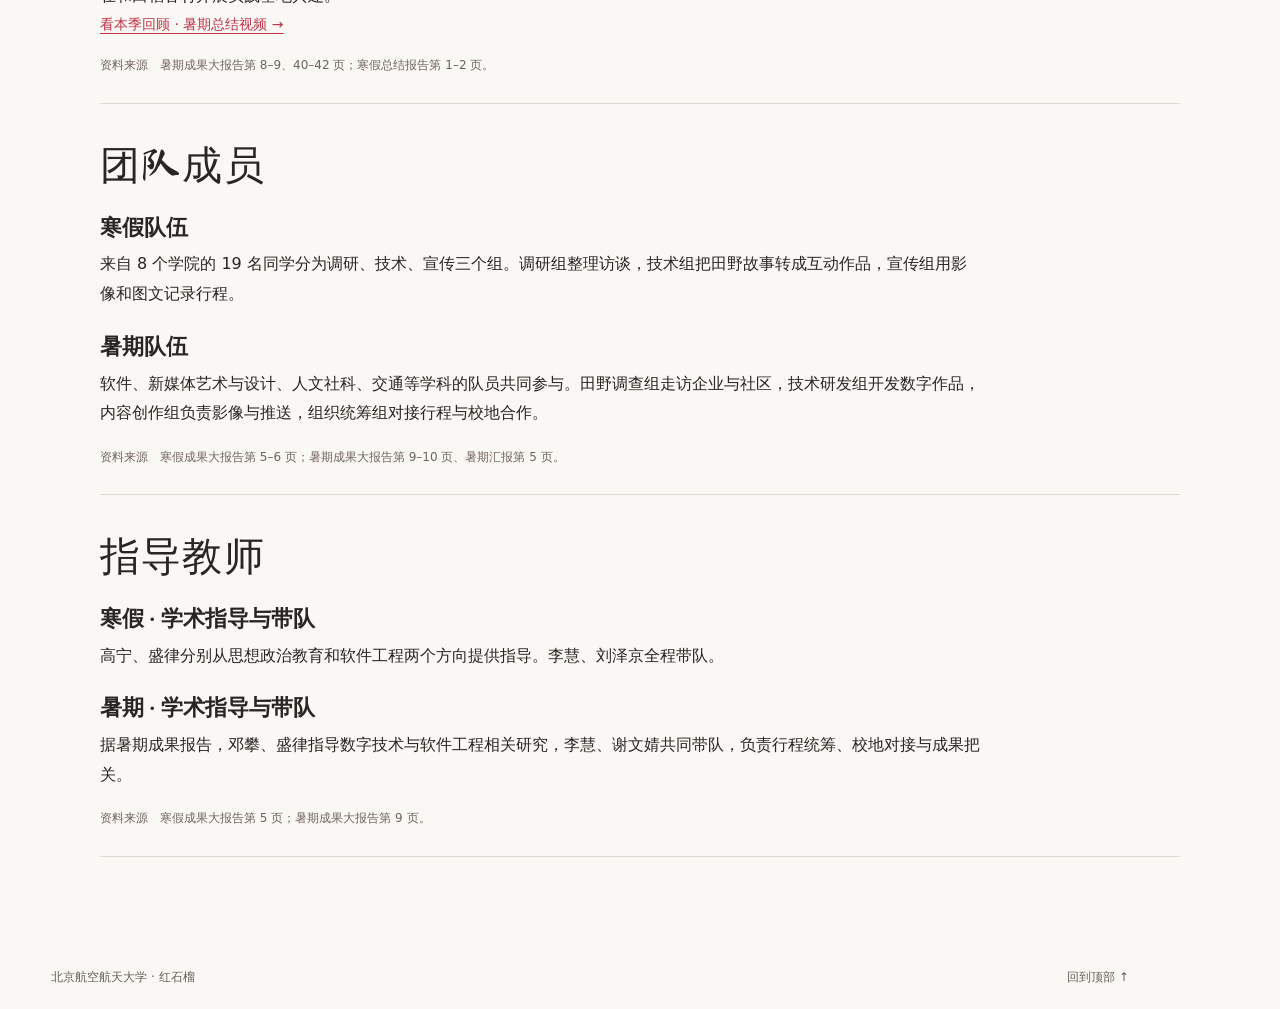
<file: team.html>
<!doctype html><html lang="zh-CN"><head><meta charset="utf-8"><meta name="viewport" content="width=device-width,initial-scale=1"><title>红石榴实践队 · 北航红石榴</title><link rel="stylesheet" href="style.css"><link rel="stylesheet" href="navbar.css?v=organizations"><link rel="stylesheet" href="materials.css"><link rel="stylesheet" href="organizations.css"><link rel="stylesheet" href="guide.css?v=wave"><script defer src="guide-knowledge.js"></script><script defer src="guide.js?v=wave"></script></head>
<body id="top"><a class="skip" href="#main">跳到正文</a><header class="site-header">
  <div class="nav-inner">
    <a class="nav-brand" href="index.html#top" aria-label="北航红石榴首页">
      <img class="school-emblem" src="assets/beihang-emblem.jpg" width="48" height="48" alt="北航校徽">
      <img class="team-emblem" src="assets/team-emblem.png" width="311" height="384" alt="红石榴实践队队徽">
      <span><small>北京航空航天大学</small><strong>红石榴</strong></span>
    </a>
    <nav id="site-nav" aria-label="主导航">
      <a class="nav-item" href="index.html#top">首页</a>
      <details><summary class="nav-item" aria-controls="org-menu">关于红石榴</summary>
        <ul id="org-menu" class="nav-sub org-menu"><li><a href="about.html">红石榴总览</a></li><li><a href="station.html">党建工作站<small>在疆站点与校地共建</small></a></li><li><a href="studio.html">红石榴工作室<small>工作室沿革与育人实践</small></a></li><li><a href="team.html">红石榴实践队<small>寒暑假调研与队伍记录</small></a></li><li><a href="speakers.html">红石榴宣讲团<small>宣讲作品与活动现场</small></a></li><li><a href="digital-studio.html">数字共创社<small>数字作品与创作交流</small></a></li></ul></details>
      <a class="nav-item" href="fieldwork.html">实践足迹</a>
      <a class="nav-item" href="results.html">成果展示</a>
      <details><summary class="nav-item" aria-controls="news-menu">最新动态</summary><ul class="nav-sub" id="news-menu">
        <li><a href="index.html#wechat-posts">公众号推送</a></li><li><a href="press.html">新闻报道</a></li></ul></details>
    </nav>
    <a class="nav-contact" href="contact.html">联系我们</a>
    <noscript><a class="nav-fallback" href="about.html">组织总览</a></noscript>
    <button class="nav-toggle" type="button" aria-label="打开导航菜单" aria-expanded="false" aria-controls="mobile-nav"><span aria-hidden="true"></span></button>
  </div>
  <dialog id="mobile-nav" aria-labelledby="mobile-nav-title">
    <div class="panel-head"><h2 id="mobile-nav-title">网站导航</h2><button type="button" class="nav-close" aria-label="关闭导航菜单">×</button></div>
    <div class="panel-content"></div>
  </dialog>
</header>
<main id="main" class="archive org-page"><header class="org-hero"><div><a class="org-back" href="about.html">关于红石榴</a>
      <h1>红石榴实践队</h1><p>石榴结籽，科技铸疆</p><div class="org-actions"><a href="fieldwork.html">看实践足迹</a><a href="fieldwork.html#summer-film">看暑期影片</a></div></div>
      <figure><img src="assets/team.jpg" alt="红石榴实践队队员合影"><figcaption>红石榴实践队队员合影</figcaption></figure></header><nav class="contents" aria-label="实践队栏目"><a href="#profile">实践队简介</a><a href="#history">发展历程</a><a href="#members">团队成员</a><a href="#faculty">指导教师</a></nav><section id="profile"><h2>实践队简介</h2><figure><img loading="lazy" width="634" height="610" src="assets/practice/team-portraits.webp" alt="寒假队员为小程序首页设计的队员群像，中央是实践队队徽。"><figcaption>寒假队员为小程序首页设计的队员群像，中央是实践队队徽。</figcaption></figure><h3>我们从哪里来</h3><p>2023 年，北航软件学院分团委牵头成立“红石榴”工作室。实践队由软件学院团委与工作室共同组建，得到学校党委统战部的指导与支持。队徽把一颗石榴的红色外廓与蓝色电路、芯片画在一起，也道出了大家相聚的缘由：用所学的技术，记录新疆各族群众共同建设家园的故事。</p><h3>一次采访之后</h3><p>2026 年寒假，来自 8 个学院的 19 名队员分工访谈、整理史料、制作互动作品。到了暑假，13 个学院的 26 名本硕博同学走进南疆。田野调查组带回果农访谈和现场影像，研发与创作组把素材做成苹果品牌动画；宣讲团则在和田县稻香书院，面对面讲起队伍在新疆的见闻。</p><a class="record-link" href="fieldwork.html#winter">沿时间轴读两季实践记录 →</a><p class="source-note">资料来源　寒假成果大报告第 5–9、53 页；暑期成果大报告第 8–10、38 页；暑期汇报第 5、18 页。</p></section><section id="history"><h2>发展历程</h2><h3>2023 年 · 工作室成立</h3><p>北航软件学院分团委牵头成立“红石榴”工作室。工作室孵化宣讲作品，实践队走进边疆采集故事，宣讲团再把一线见闻带回校园。</p><h3>2026 年寒假 · 从社区收集口述史</h3><p>队员走进石河子老旧社区，记录军垦战士的创业记忆，在吐鲁番、伊犁走访村落和水利遗址。</p><h3>2026 年春夏 · 从讲台回到田野</h3><p>5 月，红石榴宣讲团参加北京高校主题宣讲展示。8 月，实践队赴南疆开展产业与生态调研，在阿克苏参与党建工作站揭牌，在和田稻香村开展实践基地共建。</p><a class="record-link" href="fieldwork.html#summer-film">看本季回顾 · 暑期总结视频 →</a><p class="source-note">资料来源　暑期成果大报告第 8–9、40–42 页；寒假总结报告第 1–2 页。</p></section><section id="members"><h2>团队成员</h2><h3>寒假队伍</h3><p>来自 8 个学院的 19 名同学分为调研、技术、宣传三个组。调研组整理访谈，技术组把田野故事转成互动作品，宣传组用影像和图文记录行程。</p><h3>暑期队伍</h3><p>软件、新媒体艺术与设计、人文社科、交通等学科的队员共同参与。田野调查组走访企业与社区，技术研发组开发数字作品，内容创作组负责影像与推送，组织统筹组对接行程与校地合作。</p><p class="source-note">资料来源　寒假成果大报告第 5–6 页；暑期成果大报告第 9–10 页、暑期汇报第 5 页。</p></section><section id="faculty"><h2>指导教师</h2><h3>寒假 · 学术指导与带队</h3><p>高宁、盛律分别从思想政治教育和软件工程两个方向提供指导。李慧、刘泽京全程带队。</p><h3>暑期 · 学术指导与带队</h3><p>据暑期成果报告，邓攀、盛律指导数字技术与软件工程相关研究，李慧、谢文婧共同带队，负责行程统筹、校地对接与成果把关。</p><p class="source-note">资料来源　寒假成果大报告第 5 页；暑期成果大报告第 9 页。</p></section></main>
<footer class="wrap"><span>北京航空航天大学 · 红石榴</span><a href="#top">回到顶部 ↑</a></footer><script src="navbar.js?v=organizations"></script></body></html>
</file>
<file: style.css>
@font-face {
  font-family:"Atlas Brush";
  src:url("assets/ma-shan-zheng.ttf") format("truetype");
  font-weight:400;font-display:swap;
}
:root {
  --ink:#292522;
  --red:#be3349;
  --display:"Atlas Brush","STXingkai","KaiTi",serif;
  --body:"Noto Sans SC","Source Han Sans SC","PingFang SC",system-ui,sans-serif;
  --editorial:"Noto Serif SC","Source Han Serif SC","Songti SC","SimSun",serif;
  --nav-height:clamp(58px,8svh,76px);
  --nav-gap:clamp(8px,1.6svh,16px);
  --muted:#645e57;
  --line:#dfd8ce;
  --paper:#faf8f4;
  font:16px/1.6 var(--body);
  color:var(--ink);
  background:var(--paper);
}
* {box-sizing:border-box}
body, figure, h1, h2, h3, p {margin:0}
a {color:inherit;text-decoration:none}
button {font:inherit;cursor:pointer}
:focus-visible {outline:3px solid #1b6686;outline-offset:4px}
.sr,.skip:not(:focus) {position:absolute;width:1px;height:1px;clip-path:inset(50%);overflow:hidden}
.skip:focus {position:fixed;background:white;padding:12px;z-index:10}
.wrap {width:min(1240px,92%);margin-inline:auto}
html {scroll-padding-top:calc(var(--nav-height) + var(--nav-gap) + 12px)}
.actions, figcaption, footer {display:flex;align-items:center}
a:hover {color:var(--red)}
/* The map extends behind the floating navigation. */
.atlas {
  position:relative;isolation:isolate;overflow:hidden;color:#482830;
  height:100vh;height:100svh;
  display:grid;grid-template-rows:auto minmax(0,1fr) auto;
  padding:calc(var(--nav-height) + var(--nav-gap) + 12px) max(4%,env(safe-area-inset-right)) 0;
  background-color:#fff9ef;
  background-image:radial-gradient(ellipse at 55% 25%,#ffead66b,transparent 65%),
    linear-gradient(#bc8c6511 1px,transparent 1px),linear-gradient(90deg,#bc8c6511 1px,transparent 1px);
  background-size:auto,64px 64px,64px 64px;
}
.atlas-heading {align-self:start;pointer-events:none}
.atlas-heading p,.kicker {letter-spacing:.12em;font-size:12px;color:#846156}
.atlas-heading p span {color:#bc715f;padding-inline:3px}
.atlas-heading h1 {margin:3px 0 0;font:400 clamp(36px,min(5.2vw,7svh),74px)/1.15 var(--display);letter-spacing:.025em;color:var(--red)}
.compass {position:absolute;right:4%;top:calc(var(--nav-height) + var(--nav-gap) + 16px);text-align:center;font:14px var(--editorial);color:#90604f}
.compass i {display:block;margin:4px auto;width:10px;height:21px;background:linear-gradient(90deg,#b76e5e 50%,#e6baa2 50%);clip-path:polygon(50% 0,100% 100%,50% 76%,0 100%)}
/* A stable base silhouette keeps the hover target still as the relief lifts. */
.map-plate {grid-row:1;grid-column:1;position:relative;min-height:0;min-width:0;align-self:stretch;margin:0 -2%}
#china-atlas {display:block;width:100%;height:100%;position:absolute;inset:0;overflow:hidden}
.province,.region,.visited {stroke-linejoin:round;stroke-linecap:round;vector-effect:non-scaling-stroke}
.province {fill:#efe4d4;stroke:#a8937e;stroke-width:.85}
.region {fill:#f5a79b;stroke:#ad534e;stroke-width:1.25}
.visited {stroke:#a43f47;stroke-width:.6}
.lift {pointer-events:none;transform-box:fill-box;transform-origin:40% 55%;transition:transform .52s cubic-bezier(.2,.75,.18,1),filter .52s}
.hit {pointer-events:all;cursor:pointer}
.region-name {font:600 11px var(--editorial);letter-spacing:1px;fill:#681d2d;paint-order:stroke;stroke:#ffe7d1;stroke-width:1.8px}
.show-footprints .lift {transform:translate(2px,-13px) scale(1.34);filter:drop-shadow(0 3px 0 #c87968) drop-shadow(0 4px 0 #b86e60) drop-shadow(1px 10px 5px #74312e55)}
#xinjiang:focus{outline:none}#xinjiang:focus-visible .region{stroke:#7d1e37;stroke-width:2.6}
.wash {animation:light-area 9s ease-in-out infinite;animation-delay:var(--beat);pointer-events:none}
@keyframes light-area {0%,36%,100%{opacity:.06}16%{opacity:.83}}
.atlas {grid-template-rows:minmax(0,1fr) auto;background-color:#fff8eb;
  background-image:radial-gradient(ellipse at 75% 26%,#ffd4c333,transparent 55%),linear-gradient(#b69c7a12 1px,transparent 1px),linear-gradient(90deg,#b69c7a12 1px,transparent 1px);
  background-size:auto,64px 64px,64px 64px}
.atlas-heading {grid-row:1;grid-column:1;align-self:start;justify-self:start;z-index:1;position:relative}
.atlas-heading h1 {font-size:clamp(26px,2.6vw,42px);line-height:1.15;margin:5px 0 8px}
.atlas-heading .map-hint {font-size:11px;letter-spacing:.02em;color:#765744}
.inset-name {font:8px var(--editorial);fill:#72584c}
.leader {fill:none;stroke:#923345;stroke-width:.9}
.place-name {font:650 10px var(--body);fill:#581b28;stroke:#fff7e7;stroke-width:2.7;paint-order:stroke;stroke-linejoin:round}
.touch-copy{display:none}
@media(hover:none){.mouse-copy{display:none}.touch-copy{display:inline}}
@media(max-width:700px){
  .atlas {grid-template-rows:auto minmax(0,1fr) auto}
  .atlas-heading{width:100%;max-width:none;align-self:start}
  .atlas-heading h1{font-size:28px;margin:4px 0}
  .map-plate{grid-row:2;margin:0 -3.6%}
  .place-name{font-size:12px}
}
@media(prefers-reduced-motion:reduce){.lift{transition:none}.wash{animation:none;opacity:.18}}
.atlas-foot {border-top:1px solid #cba68d80;display:grid;grid-template-columns:1fr auto 1fr;align-items:center;gap:10px;padding:clamp(5px,1.4svh,15px) 0;color:#765548;font-size:12px}
.atlas-foot small{text-align:right;font-size:11px}
.legend i {display:inline-block;width:13px;height:8px;border:1px solid #ba444d;background:#e56964;margin-right:4px}
.descend {color:#923347;padding:5px;font-size:13px}.descend:hover{color:var(--red)}
.descend b {display:inline-block;margin-left:5px;animation:drift 2.6s ease-in-out infinite}
@keyframes drift {50%{transform:translateY(3px)}}
@media(prefers-reduced-motion:reduce){.descend b{animation:none}}
@media(max-width:700px){
  html{scroll-padding-top:76px}.atlas-foot{gap:4px}.atlas-foot small{font-size:10px}
}
h2 {font:400 clamp(32px,3vw,46px)/1.3 var(--display);letter-spacing:.03em}
time {font:12px var(--body);font-variant-numeric:tabular-nums;color:var(--muted)}
h3 {font:650 21px/1.45 var(--editorial);margin:9px 0}
h3+p {color:var(--muted);font-size:14px;line-height:1.7}
.about {background:#fff1e5;padding:clamp(44px,6vw,90px) 0;margin-bottom:54px}
.about-inner {display:grid;grid-template-columns:1fr 1fr;align-items:center;gap:8%}
.about-text .kicker {color:#8b5144;margin-bottom:10px}.about-text h2{margin-bottom:6px}
.about-motto {margin-bottom:18px;color:var(--red);font:500 clamp(14px,1.1vw,15px)/1.6 var(--editorial);letter-spacing:.09em}
.about-copy p {line-height:1.9;color:#564941;margin-top:10px}
.about-text a{display:inline-block;margin-top:18px;color:var(--red);font-weight:650}
.about-inner img {display:block;width:100%;height:auto;border:6px solid #fffcf3;box-shadow:0 5px 28px #502f241a}
/* Shared reading index: two publication channels, grouped by field season. */
.news {max-width:1080px;margin-bottom:clamp(52px,7vw,96px);position:relative}
.news-anchor {position:absolute;top:0}
.news-header {display:flex;justify-content:space-between;align-items:baseline;gap:20px;border-bottom:1px solid var(--line)}
.news-header h2 {padding-bottom:15px}
.news-channels {display:flex;gap:clamp(20px,3vw,36px);align-self:stretch}
.news-channels a {display:flex;align-items:center;position:relative;color:var(--muted);min-height:44px;font-size:15px}
.news-channels a[aria-current], .news-channels a:hover {color:var(--red)}
.news-channels a[aria-current]::after {content:"";height:2px;position:absolute;inset:auto 0 -1px;background:var(--red)}
.news-group {padding:24px 0 28px}
.news-group + .news-group {border-top:1px solid var(--line)}
.season-caption {display:flex;align-items:baseline;justify-content:space-between;flex-wrap:wrap;gap:4px 16px;margin-bottom:14px}
.season-heading {margin:0;font:600 clamp(19px,2vw,25px)/1.5 var(--editorial);color:#853541}
.push-season-note {font:12px/1.6 var(--body);color:var(--muted)}
.push-grid {list-style:none;margin:0;padding:0;display:grid;grid-template-columns:repeat(auto-fit,minmax(min(228px,100%),1fr));gap:14px}
.push-item {min-width:0;display:flex}
@property --push-light-x {syntax:"<percentage>";inherits:false;initial-value:50%}
@property --push-light-y {syntax:"<percentage>";inherits:false;initial-value:0%}
.push-card {
  --push-red:#9f2333;
  display:flex;flex:1;isolation:isolate;position:relative;overflow:hidden;
  flex-direction:column;align-items:stretch;justify-content:space-between;gap:40px;
  min-height:clamp(248px,22vw,286px);padding:18px;border-radius:12px;
  background:#332720;color:var(--paper);border:1px solid #72604f;box-shadow:0 2px 7px #39291f16;
  transition:box-shadow .32s,border-color .32s;
}
.push-card:hover {color:var(--paper)}
.push-cover,.push-card::before,.push-card::after {position:absolute;inset:0;pointer-events:none}
.push-cover {width:100%;height:100%;object-fit:cover;z-index:-3;transition:transform .48s ease}
.push-card::before {content:"";z-index:-2;background:linear-gradient(180deg,#201b1740 0%,#211b173a 24%,#251d18bd 60%,#1e1714f5 100%)}
.push-card::after {
  content:"";z-index:-1;opacity:0;border-radius:inherit;
  --push-light-x:var(--pointer-x,50%);
  --push-light-y:var(--pointer-y,0%);
  box-shadow:inset 0 0 6px 2px #fff3d8cf,inset 0 0 18px 5px #e8c6a383,inset 0 0 34px 8px #e8c6a33d;
  mask-image:radial-gradient(ellipse 70% 90% at var(--push-light-x) var(--push-light-y),#000 4%,#000b 40%,transparent 100%);
  transition:opacity .38s ease,--push-light-x .19s ease-out,--push-light-y .19s ease-out;
}
.push-source {align-self:flex-start;font:500 12px/1.5 var(--body);background:#292522d9;color:var(--paper);border:1px solid #e8c6a366;border-radius:5px;padding:3px 9px}
.push-title {margin:0;color:inherit;font:600 clamp(18px,1.5vw,22px)/1.48 var(--editorial);overflow-wrap:anywhere;text-shadow:0 1px 5px #201913a6}
.push-note {display:block;margin-top:5px;color:#f0e4d5;font-size:12px}
.push-reveal {display:grid;grid-template-rows:1fr;opacity:1}
.push-clip {min-height:0;overflow:hidden}
.push-action {display:flex;align-items:center;justify-content:space-between;gap:8px;padding:8px 12px;margin-top:13px;
  background:var(--push-red);color:var(--paper);border-radius:5px;font:600 13px/1.5 var(--body)}
.push-card:focus-visible {outline:3px solid var(--push-red);outline-offset:3px}
.push-card:focus-visible::after {opacity:1}
@media (hover:hover) and (pointer:fine){
  .push-reveal {grid-template-rows:0fr;opacity:0;transition:grid-template-rows .34s cubic-bezier(.2,.7,.2,1),opacity .26s}
  .push-card:is(:hover,:focus-visible) .push-reveal {grid-template-rows:1fr;opacity:1}
  .push-card:is(:hover,:focus-visible) {border-color:#ba9a75;box-shadow:0 5px 16px #39291f26}
  .push-card:hover::after {opacity:1}
  .push-card:is(:hover,:focus-visible) .push-cover {transform:scale(1.035)}
}
@media (prefers-reduced-motion:reduce){
  .push-card,.push-cover,.push-card::after,.push-reveal {transition:none}
  .push-card::after {--push-light-x:50%;--push-light-y:0%}
  .push-card:is(:hover,:focus-visible) .push-cover {transform:none}
}
.entry-list {list-style:none;padding:0;margin:0}
.news-entry + .news-entry {border-top:1px solid var(--line)}
.entry-main {display:flex;align-items:center;gap:clamp(12px,2vw,24px);padding:14px 0}
.entry-body {min-width:0;flex:1}
.entry-title {display:block;font:550 clamp(16px,1.35vw,19px)/1.55 var(--editorial);overflow-wrap:anywhere}
.entry-arrow {color:var(--red);font-size:18px}
.entry-note,.entry-meta {color:var(--muted);font-size:12px}
.entry-main > .entry-note {white-space:nowrap}
.entry-body small {display:block;margin-top:3px}
a.entry-main:hover .entry-title, a.entry-main:focus-visible .entry-title {color:var(--red);text-decoration:underline;text-decoration-thickness:1px;text-underline-offset:4px}
.press-list .entry-main {padding-block:18px}
.entry-photo {width:clamp(88px,13vw,148px);aspect-ratio:1.65;object-fit:cover;border-radius:5px}
.entry-meta {display:flex;gap:4px 14px;align-items:baseline;flex-wrap:wrap;margin-bottom:5px}
.news-empty {margin:26px 0;color:var(--muted)}
@media(max-width:700px){
 .news-header {flex-wrap:wrap;gap:0 16px}
 .news-header h2 {padding-bottom:6px}
 .news-group {padding-block:18px}
 .push-card {min-height:235px}
 .entry-main {padding-block:12px}
 .entry-meta {gap:3px 8px}
}
footer {justify-content:space-between;padding:22px 0;font-size:12px;color:var(--muted)}
@media(max-width:700px){
 .about-inner{grid-template-columns:1fr}.about{padding:36px 0}
}
</file>
<file: navbar.css>
@font-face {
  font-family:"Pomegranate Sans";src:url("assets/nav-fonts/nav.ttf") format("truetype");
  font-weight:500;font-display:swap;
}
.site-header {
  --nav-red:#9f2333;--nav-ink:#662637;--nav-paper:#fff3e8;
  position:fixed;inset:var(--nav-gap) 0 auto;margin-inline:auto;
  width:min(1080px,92%);z-index:9;color:var(--nav-ink);
  font:500 14px/1.5 "Pomegranate Sans","Noto Sans SC",var(--body);
}
.nav-inner {
  height:var(--nav-height);padding-inline:clamp(14px,2.8vw,42px);
  display:flex;justify-content:space-between;align-items:center;gap:16px;
  border:1px solid #e8c6a3;border-radius:999px;background:var(--nav-paper);
  box-shadow:inset 0 1px 0 #ffffffdc,0 4px 18px #68221e26;
}
.nav-inner {transition:background-color .24s,border-color .24s}
@supports ((backdrop-filter:blur(1px)) or (-webkit-backdrop-filter:blur(1px))){
  .nav-inner {
    background:rgba(255,250,240,.95);
    -webkit-backdrop-filter:blur(20px) saturate(1.2);backdrop-filter:blur(20px) saturate(1.2);
  }
  [data-home]:not(.is-scrolled) .nav-inner {background-color:rgba(255,250,240,.82)}
}
.nav-brand {display:flex;align-items:center;gap:9px;line-height:1.2;white-space:nowrap}
.nav-brand .school-emblem {width:46px;height:46px;clip-path:circle(43.3%)}
.nav-brand .team-emblem {width:auto;height:40px}
.nav-brand strong,.nav-brand small {display:block}
.nav-brand strong {font:400 24px/1.15 var(--display);color:#852a3b;margin-top:4px;letter-spacing:.04em}
.nav-brand small {font:650 11px/1.2 var(--body);letter-spacing:.17em;color:#154e8d}
.site-header a,.site-header summary,.site-header button {touch-action:manipulation;-webkit-tap-highlight-color:#9f233312}
.site-header :focus-visible {outline:2px solid currentColor;outline-offset:3px;border-radius:3px}
#site-nav {display:flex;align-items:center;gap:clamp(28px,2.4vw,36px)}
#site-nav details {position:relative}
.nav-item {position:relative;display:flex;align-items:center;gap:7px;height:48px;white-space:nowrap;cursor:pointer}
.nav-item::-webkit-details-marker {display:none}
summary.nav-item {list-style:none}
summary.nav-item::after {
  content:"";width:5px;height:5px;border-right:1px solid;border-bottom:1px solid;
  transform:translateY(-2px) rotate(45deg);transition:transform .18s;
}
details[open] > summary.nav-item::after {transform:translateY(1px) rotate(225deg)}
.nav-item::before {
  content:"";position:absolute;left:0;bottom:5px;width:18px;height:2px;
  background:var(--nav-red);opacity:0;transition:opacity .2s;
}
.nav-item.current::before {opacity:1}
@media(hover:hover){.nav-item:hover::before {opacity:1}}
.site-header :is(.nav-item.current,.nav-item:hover,details[open] > summary) {color:var(--nav-red)}
.nav-sub {
  position:absolute;left:-16px;top:100%;width:185px;list-style:none;margin:0;padding:8px;
  border:1px solid #e5dcd2;border-radius:11px;background:#fffcf7;color:var(--nav-ink);
  box-shadow:0 7px 22px #3a241512;font-size:14px;
}
.nav-sub a {display:flex;align-items:center;justify-content:space-between;min-height:40px;padding:6px 10px}
.nav-sub a {border-radius:5px}
.org-menu {width:392px;background:#fffaf0;padding:10px}
.org-menu li:first-child {grid-column:1/-1;border-bottom:1px solid #e7dac8;padding-bottom:4px;margin-bottom:4px}
.org-menu li:first-child a {font:600 17px/1.5 var(--editorial);color:#852a3b}
.org-menu a {display:block;padding:8px 10px}
.org-menu small {display:block;font:400 12px/1.6 var(--body);color:#665a50}
details[open] > .org-menu {display:grid;grid-template-columns:1fr 1fr;column-gap:8px}
.nav-fallback {display:none}
.nav-sub a:hover,.nav-sub a[aria-current] {background:#f6e9e5;color:var(--nav-red)}
.nav-contact {
  justify-self:end;display:inline-flex;align-items:center;justify-content:center;
  min-height:40px;padding-inline:20px;border-radius:8px;background:var(--nav-red);color:white;
  font-size:14px;white-space:nowrap;transition:background-color .2s;
}
.site-header .nav-contact:hover {background:#811c2a;color:white}
.nav-toggle,.nav-close {
  width:44px;height:44px;border:0;padding:0;background:none;color:inherit;cursor:pointer;
}
.nav-toggle {display:none}
.nav-toggle span {display:block;width:21px;height:9px;border-block:1.5px solid;margin:auto}
#mobile-nav {padding:0;color:var(--nav-ink);background:var(--nav-paper);border:none;font:inherit}
#mobile-nav::backdrop {background:#23171c59}
.nav-locked {overflow:hidden;scrollbar-gutter:stable}
.panel-head {display:flex;align-items:center;justify-content:space-between;border-bottom:1px solid #dcd3c9}
.panel-head h2 {font:inherit;margin:0}
.nav-close {font:normal 27px/1 Arial,sans-serif}
@media(min-width:900px) and (max-width:990px){
  .nav-inner {padding-inline:18px}
  #site-nav {gap:20px}
}
@media(max-width:899px){
  .site-header {width:calc(100% - 16px)}
  .nav-inner {padding-inline:12px;gap:7px}
  .nav-brand {gap:5px}
  .nav-brand .school-emblem {width:36px;height:36px}
  .nav-brand .team-emblem {height:32px}
  .nav-brand strong {font-size:19px}
  .nav-brand small {font-size:10px;letter-spacing:.08em}
  .nav-inner #site-nav,.nav-inner .nav-contact {display:none}
  .nav-toggle {display:block}
  .site-header:not(.nav-ready) .nav-toggle {display:none}
  .nav-fallback {display:block}
  #mobile-nav {
    position:fixed;inset:0 0 auto auto;margin:0;width:min(100%,420px);max-width:100%;
    max-height:100dvh;overflow:auto;overscroll-behavior:contain;border-radius:0 0 0 12px;
    padding:8px max(22px,env(safe-area-inset-right)) max(24px,env(safe-area-inset-bottom)) 22px;
  }
  #mobile-nav[open] {animation:nav-panel-in .22s ease-out}
  @keyframes nav-panel-in {from{transform:translateY(-8px);opacity:.6}to{transform:none;opacity:1}}
  #mobile-nav #site-nav {display:block}
  .nav-item {height:52px;justify-content:space-between;padding-inline:2px;border-bottom:1px solid #e0d7cc}
  .nav-item.current {color:var(--nav-red)}
  .nav-item::before {bottom:4px}
  summary.nav-item::after {margin-right:6px}
  .nav-sub {position:static;width:auto;padding:3px 4px 8px 12px;border:0;border-radius:0;background:transparent;box-shadow:none}
  .nav-sub a {min-height:44px}
  details[open] > .org-menu {display:block}
  .panel-content .nav-contact {margin-top:20px;min-height:44px}
}
@media(prefers-reduced-motion:reduce){
  .site-header,.site-header *,.site-header ::before,.site-header ::after {transition:none!important;animation:none!important}
}
</file>
<file: materials.css>
.archive {width:min(960px,90%);margin:auto;padding:calc(var(--nav-height) + var(--nav-gap) + 48px) 0 48px}
.archive-heading>a,.record-link {font-size:14px;color:var(--red);text-decoration:underline;text-underline-offset:4px}
.archive h1 {margin:14px 0 8px;font:400 clamp(36px,5vw,64px)/1.2 var(--display);color:#872d3b}
.archive-heading p,.archive section p {max-width:55em;line-height:1.85}
.contents {display:flex;flex-wrap:wrap;gap:4px 22px;margin:22px 0 8px;padding:12px 0;border-block:1px solid var(--line)}
.contents a {padding:5px 0;color:#832c39}
.archive section {padding:34px 0 26px;border-bottom:1px solid var(--line);display:flow-root}
.archive section h2 {margin-bottom:16px;font-size:clamp(28px,3.2vw,40px)}
.archive section h3 {margin:22px 0 6px;font-size:clamp(18px,2.5vw,22px)}
.archive section h3+p {font:inherit;line-height:1.85;color:var(--ink)}
.archive figure {margin:8px 0 16px}
.archive figure img {display:block;width:100%;max-height:350px;object-fit:contain;background:#f3eee5}
.archive figcaption {display:block;font-size:13px;color:var(--muted);margin-top:5px}
.archive .source-note {clear:both;margin-top:18px;font-size:12px;color:#71635c}
.work-gallery {display:grid;grid-template-columns:repeat(3,minmax(0,1fr));gap:12px}
.work-gallery img {height:170px}
@media(min-width:720px){.archive section>figure {float:right;width:37%;margin:0 0 16px 24px}}
@media(max-width:550px){.work-gallery {grid-template-columns:1fr 1fr}.work-gallery figure:last-child{grid-column:1/-1}}
</file>
<file: organizations.css>
.org-page {width:min(1080px,92%);margin:auto;padding:calc(var(--nav-height) + var(--nav-gap) + clamp(36px,5vw,78px)) 0 clamp(48px,7vw,92px)}
.org-hero,.org-index {display:grid;grid-template-columns:minmax(0,.85fr) minmax(0,1.15fr);gap:clamp(28px,5vw,78px);align-items:center}
.org-page h1 {font:400 clamp(38px,4.8vw,66px)/1.25 var(--display);color:#932637;margin:12px 0 20px}
.org-hero p,.org-heading p,.org-stories p {color:#554a43;line-height:1.9;max-width:44em}
.org-back,.org-actions a {color:#872c3d;text-decoration:underline;text-underline-offset:.3em;font-size:14px}
.org-hero figure,.org-index figure {margin:0}
.org-hero figure img,.org-index figure img {display:block;width:100%;height:auto;max-height:none;aspect-ratio:1.52;object-fit:cover;border-radius:5px}
.org-hero figcaption,.org-index figcaption {display:block;margin-top:7px;font-size:13px;color:var(--muted)}
.org-stories {margin-top:clamp(34px,5vw,68px);display:grid;grid-template-columns:repeat(2,minmax(0,1fr));gap:clamp(20px,5vw,72px)}
.org-stories article {border-top:1px solid #bc9d88;padding-top:18px}
.org-stories h2 {margin:0 0 10px;font:600 clamp(20px,2vw,25px)/1.5 var(--editorial)}
.org-stories a,.org-actions {display:inline-block;margin-top:14px}
.org-actions a+a {margin-left:20px}
.org-heading {margin-bottom:32px}
.org-index {grid-template-columns:minmax(0,1.15fr) minmax(0,.85fr)}
.org-directory {margin:0;padding:0;list-style:none;border-top:1px solid #d7c7b8}
.org-directory li {border-bottom:1px solid #d7c7b8}
.org-directory a,.about-copy .org-directory a {display:flex;align-items:center;gap:12px;margin:0;padding:12px 4px;color:var(--ink)}
.org-directory a::after {content:"";width:7px;height:7px;border-top:1px solid;border-right:1px solid;transform:rotate(45deg);margin-left:auto;margin-right:4px;color:#904455}
.org-directory a:is(:hover,:focus-visible) strong {color:#932637}
.org-directory strong,.org-directory small {display:block}
.org-directory strong {font:600 clamp(18px,1.5vw,22px)/1.5 var(--editorial)}
.org-directory small {font:400 13px/1.6 var(--body);color:var(--muted)}
.org-directory a img {display:none}
.about-copy .org-directory {margin-top:18px}
.about-inner .about-photo {aspect-ratio:1.5;object-fit:cover}
.result-types a[aria-current] {color:var(--red);text-decoration:underline;text-underline-offset:5px}
.archive section[hidden] {display:none}
@media(max-width:740px) {
  .org-hero,.org-index,.org-stories {grid-template-columns:1fr;gap:22px}
  .org-index figure {display:none}
  .org-directory a img {display:block;width:62px;height:46px;object-fit:cover;border:0;border-radius:3px;box-shadow:none}
  .about-inner .about-photo {margin-top:20px}
  .org-stories {margin-top:28px}
}
</file>
<file: guide.css>
.shiliu-guide {
  --g-red:#962c3c;--g-ink:#342824;--g-gold:#cfaa78;
  --g-right:max(env(safe-area-inset-right),clamp(14px,2vw,36px));
  --g-bottom:max(calc(env(safe-area-inset-bottom) + 12px),clamp(16px,2.7vh,30px));
  position:fixed;z-index:8;right:var(--g-right);bottom:var(--g-bottom);
  font:400 15px/1.55 var(--body,system-ui,sans-serif);color:var(--g-ink);
}
.pet-launch {display:grid;justify-items:center;gap:3px;min-width:86px;padding:0;border:0;background:none;color:var(--g-ink);touch-action:manipulation}
.pet-stage {position:relative;display:block;width:94px;height:100px;perspective:340px}
.pet-stage::before {
  content:"";position:absolute;inset:auto 0 0;aspect-ratio:1;box-sizing:border-box;
  border:1px solid var(--g-gold);border-radius:50%;pointer-events:none;
  background:radial-gradient(circle at 32% 24%,#fffdf7 8%,#fbf1e0 66%,#ecdbbf 100%);
  box-shadow:inset 0 0 0 2px #fffaf2b3,0 3px 7px #55301e26;
}
.pet-turn,.pet-figure {display:block;width:100%;height:100%;object-fit:contain;transform-origin:52% 90%}
.pet-turn {position:relative;height:96%;transform:translateX(var(--lean,0px)) rotateY(var(--turn,0deg)) rotateX(var(--nod,0deg));transition:transform .24s ease-out}
.pet-figure {filter:drop-shadow(0 1px 1px #fff5dccc) drop-shadow(1px 3px 2px #44201329);animation:guide-idle 6s ease-in-out infinite}
.pet-shadow {position:absolute;bottom:5%;left:26%;width:48%;height:7%;border-radius:50%;background:#6743264a;filter:blur(2px);animation:guide-shadow 6s ease-in-out infinite}
.pet-caption {padding:2px 10px 3px;border:1px solid #ceaf82;border-radius:12px;background:#fff8eefa;box-shadow:0 2px 5px #361c1a21;color:#762332;font-weight:650;font-size:12px;letter-spacing:.04em;opacity:0;transform:translateY(4px);transition:opacity .24s ease-out,transform .24s ease-out}
.pet-launch:is([data-greet],:focus-visible) .pet-caption {opacity:1;transform:none;transition-duration:.5s;transition-delay:.08s}
.pet-launch:focus-visible,.shiliu-guide :is(button,a,input):focus-visible {outline:2px solid #99443b;outline-offset:3px}
.pet-launch[aria-expanded="true"] {visibility:hidden}
@keyframes guide-idle {
  0%,38%,74%,100% {transform:translate(0,0) rotate(-1deg)}
  16% {transform:translate(0,-2px) rotate(.8deg)}
  48% {transform:translate(-2px,-3px) rotate(-3deg)}
  58% {transform:translate(1px,-1px) rotate(1deg)}
}
@keyframes guide-shadow {0%,38%,74%,100% {transform:scale(1);opacity:1}16%,48%{transform:scale(.85);opacity:.72}}
.pet-arm {transform-box:view-box;transform-origin:35% 62%}
@media(prefers-reduced-motion:no-preference) {
  .pet-launch[data-greet] .pet-arm {animation:guide-wave .78s ease-in-out 1}
  .pet-launch[data-greet="left"] {--wave-out:-21deg;--wave-back:8deg}
  .pet-launch[data-greet="right"] {--wave-out:18deg;--wave-back:-8deg}
}
@keyframes guide-wave {
  0%,100% {transform:rotate(0)}
  38% {transform:rotate(var(--wave-out))}
  72% {transform:rotate(var(--wave-back))}
}
.pet-launch:active .pet-stage {transform:scale(.96)}
#guide-panel {
  position:fixed;inset:auto var(--g-right) var(--g-bottom) auto;margin:0;
  width:min(372px,calc(100vw - 28px));max-width:none;max-height:min(600px,calc(100dvh - 32px));
  padding:0;border:1px solid var(--g-gold);border-radius:20px;overflow:hidden;
  color:var(--g-ink);background:#fffaf2;box-shadow:0 12px 44px #42231f30,0 2px 8px #39271b1c;
  text-align:left;font:inherit;
}
#guide-panel[open] {display:flex;flex-direction:column;animation:guide-open .22s ease-out}
#guide-panel::backdrop {background:transparent}
@keyframes guide-open {from{opacity:0;transform:translateY(8px) scale(.985)}to{opacity:1;transform:none}}
.guide-heading {display:flex;align-items:center;gap:12px;flex:none;margin:0 18px;padding:14px 0 12px;border-bottom:1px solid #dfcba9}
.guide-portrait {display:block;width:47px;height:47px;overflow:hidden;border-radius:50%;background:#f5e6d6}
.guide-portrait img {display:block;width:68px;max-width:none;height:auto;margin:-3px 0 0 -11px}
#guide-title {margin:0;color:#842833;font:650 22px/1.25 var(--editorial,serif);letter-spacing:.04em}
.guide-heading p {margin:2px 0 0;font-size:12px;color:#755e4c;line-height:1.4}
.guide-close {margin-left:auto;width:44px;height:44px;border:0;background:transparent;color:#73584b;font:28px/1 system-ui}
.guide-scroll {min-height:0;overflow:auto;overscroll-behavior:contain;scrollbar-width:thin;padding:18px}
.guide-intro h3 {margin:0 0 5px;font:600 21px/1.4 var(--editorial,serif)}
.guide-greeting {margin:0 0 15px;color:#695850;font-size:14px}
.guide-quick,.guide-links {display:grid;gap:6px}
.guide-quick :is(a,button),.guide-links a {
  display:flex;justify-content:space-between;align-items:center;gap:10px;text-align:left;color:var(--g-red);
  font:550 14px/1.5 var(--body,system-ui);text-decoration:none;border:0;
}
.guide-quick :is(a,button) {background:#f4ece1;border-radius:8px;padding:9px 12px;min-height:42px}
.guide-quick :is(a,button)::after,.guide-links a::after {content:"→";flex:none}
.guide-quick :is(a,button):hover {background:#eee0ce}
.guide-thread:not(:empty) {margin-top:18px}
.guide-message {width:fit-content;max-width:100%;margin-top:12px;font-size:14px;line-height:1.65;overflow-wrap:anywhere}
.guide-message p {margin:0;white-space:pre-line}
.from-visitor {margin-left:auto;border-radius:12px 12px 3px 12px;background:#922e40;color:#fffaf4;padding:8px 12px}
.from-pet {border-left:2px solid #ceac77;padding:2px 0 2px 11px}
.guide-links {margin-top:8px;gap:0}
.guide-links a {padding:7px 0;border-top:1px solid #e7d8c5}
.guide-form {flex:none;display:flex;gap:6px;align-items:center;margin:0 16px 14px;border:1px solid #bc997b;border-radius:10px;padding:4px;background:#fffcf7}
.guide-form:focus-within {border-color:var(--g-red)}
.guide-form input {flex:1;min-width:0;border:0;background:transparent;color:var(--g-ink);padding:8px;font:inherit}
.guide-form input:focus-visible {outline:0}
.guide-form button {flex:none;width:40px;height:38px;background:var(--g-red);color:white;border:0;border-radius:7px;font:22px/1 system-ui}
.guide-form button:disabled {opacity:.5;cursor:default}
body:has(.shiliu-guide) footer {padding-right:100px}
body:has(.shiliu-guide) .atlas-foot small {padding-right:96px}
@media(min-width:701px) and (min-height:520px) {
  body:has(.shiliu-guide) .atlas-heading {margin-right:96px}
}
@media(max-width:650px) {
  .shiliu-guide {--g-right:max(9px,env(safe-area-inset-right));--g-bottom:calc(env(safe-area-inset-bottom) + 12px)}
  .pet-launch {min-width:50px}
  .pet-stage {width:53px;height:56px}
  .pet-caption {position:absolute;bottom:calc(100% + 4px);right:0;white-space:nowrap;pointer-events:none}
  #guide-panel {inset:auto 8px var(--g-bottom);width:auto;max-height:calc(100dvh - env(safe-area-inset-bottom) - 28px)}
  .guide-form input {font-size:16px}
  body:has(.shiliu-guide) footer,body:has(.shiliu-guide) .atlas-foot small {padding-right:50px}
}
@media(prefers-reduced-motion:reduce) {
  .shiliu-guide *,#guide-panel[open],.pet-launch:is([data-greet],:focus-visible) .pet-caption {animation:none;transition:none}
  .pet-turn,.pet-launch:active .pet-stage {transform:none}
}
</file>
<file: contact.css>
:root {--night:#111011;--ivory:#fff6e9;background:var(--night)}
body {background:var(--night);color:var(--ivory)}
.skip:focus {z-index:12;color:#54262c}
.gallery-scroll {position:relative;height:165vh;height:165svh}
.gallery-stage {
  height:100vh;height:100svh;position:sticky;top:0;isolation:isolate;overflow:hidden;
  background:var(--night);--blackout:0;
}
.photo-wall {position:absolute;inset:0;perspective:1500px;overflow:hidden;
  background:var(--night) url("assets/contact/winter-court.webp") center 42%/cover no-repeat}
.wall-ready .photo-wall {background:var(--night)}
.wall-plane {
  position:absolute;left:52%;top:49%;display:flex;gap:var(--gutter);width:max-content;
  height:145%;--tile:clamp(170px,23vw,440px);--gutter:clamp(7px,1vw,16px);
  transform-style:preserve-3d;
  transform:translate(-50%,-50%) rotateX(12deg) rotateY(-16deg) rotateZ(-7deg);
}
.wall-column {width:var(--tile);flex:none;transform-style:preserve-3d;position:relative}
.wall-track {position:absolute;inset:0 0 auto;transform-style:preserve-3d;
  animation:column-drift var(--duration) linear var(--phase) infinite}
.wall-sequence {display:grid;gap:var(--gutter);padding-bottom:var(--gutter);transform-style:preserve-3d}
.wall-tile {margin:0;position:relative;aspect-ratio:1.48;transform-style:preserve-3d}
.wall-tile img {width:100%;height:100%;object-fit:cover;display:block;border-radius:4px;
  opacity:.87;transition:transform .42s ease,opacity .35s,box-shadow .4s}
@keyframes column-drift {from{transform:translateY(0)}to{transform:translateY(-50%)}}
@media(hover:hover) and (prefers-reduced-motion:no-preference) {
  .wall-tile:hover {z-index:1}
  .wall-tile:hover img {opacity:1;transform:translateZ(34px) scale(1.045);box-shadow:0 14px 35px #0009}
}
.gallery-stage[data-paused] .wall-track,.gallery-stage[data-away] .wall-track {animation-play-state:paused}
.wall-shade,.gallery-stage::after {position:absolute;inset:0;pointer-events:none}
.wall-shade {background:linear-gradient(90deg,#130f1054,transparent 60%),
  linear-gradient(0deg,#100d10c9,transparent 51%,#100d1010 83%,#100d1042)}
.gallery-stage::after {content:"";z-index:3;background:var(--night);opacity:var(--blackout)}
.wall-caption,.wall-controls {position:absolute;left:max(5vw,24px);right:max(5vw,24px);z-index:1}
.wall-caption {bottom:clamp(95px,14svh,158px);pointer-events:none;text-shadow:0 2px 20px #25141877}
.wall-caption p {margin-bottom:12px;font:500 14px/1.5 var(--body);letter-spacing:.14em}
.wall-caption h1 {margin:0;font:550 clamp(54px,6.8vw,112px)/1.08 var(--editorial);letter-spacing:.015em}
.wall-controls {bottom:max(22px,env(safe-area-inset-bottom));display:flex;align-items:center;justify-content:space-between}
.scroll-cue,#wall-motion {color:#fff7ec;font:500 14px/1.5 var(--body);padding:10px 0}
.scroll-cue {display:inline-flex;align-items:center;gap:12px}
.scroll-cue span {font:24px/1 Georgia,serif}
#wall-motion {background:#15121494;border:1px solid #fff5dc70;border-radius:5px;padding:8px 14px}
.scroll-cue:hover,#wall-motion:hover {color:#ffd9bb}
.contact-letter {position:relative;display:grid;align-items:center;min-height:100vh;min-height:100svh;
  margin-top:-40svh;pointer-events:none;
  padding:clamp(94px,13svh,160px) max(7vw,24px);scroll-margin-top:0}
.letter-content {width:min(1030px,100%);margin:auto;position:relative;display:grid;
  grid-template-columns:minmax(0,1.05fr) minmax(0,1fr);gap:clamp(32px,7vw,110px);align-items:center;pointer-events:auto}
.salutation {color:#e1ac98;font:500 15px/1.6 var(--editorial);letter-spacing:.12em}
.letter-intro h2 {margin:15px 0 25px;color:#fff5e8;font:500 clamp(48px,5.6vw,88px)/1.14 var(--editorial)}
#contact-title {overflow:clip}
.float-text {position:relative}
.float-readable {user-select:none}
.float-glyph {display:inline-block;transform-origin:50% 0}
.float-ready :is(.addresses,.address) {position:relative;border-color:transparent}
.float-rule {position:absolute;left:0;right:0;height:1px;pointer-events:none;transform-origin:left}
.top-rule {top:-1px;background:#78655b}
.bottom-rule {bottom:-1px;background:#544a43}
.float-ready :is(#copy-email,#open-qr) {text-decoration:none}
.float-ready :is(#copy-email,#open-qr) .float-text {display:inline-block}
.action-rule {bottom:-1px;background:#a98174}
.addresses :focus-visible :is(.float-glyph,.action-rule) {opacity:1 !important;transform:none !important}
.invitation {max-width:29em;font:400 clamp(16px,1.25vw,19px)/1.9 var(--body);color:#d0c4bd}
.addresses {margin:0;border-top:1px solid #78655b}
.address {padding:20px 0 17px;border-bottom:1px solid #544a43}
.address dt {font-size:13px;color:#cbb9ab;letter-spacing:.09em}
.address dd {margin:3px 0 0;display:flex;align-items:center;justify-content:space-between;flex-wrap:wrap;
  gap:4px 12px;font:500 clamp(20px,1.65vw,27px)/1.55 var(--editorial)}
#team-email {font-family:Georgia,var(--editorial);overflow-wrap:anywhere}
#open-qr,#copy-email {padding:8px 0;border:0;background:none;color:#f4bbab;font:500 14px/1.5 var(--body);
  text-decoration:underline;text-underline-offset:5px;text-decoration-color:#a98174}
#team-email:hover,#open-qr:hover,#copy-email:hover {color:#fff5e8}
.copy-status {position:absolute;right:0;top:100%;margin:8px 0;color:#e5c1ad;font-size:13px}
.contact-footer {width:86%;margin:auto;padding:18px 0 26px;border-top:1px solid #544a43;
  display:flex;justify-content:space-between;gap:10px;flex-wrap:wrap;color:#c7b8af;font-size:12px}
.qr-dialog {width:min(304px,88vw);border:1px solid #d8c7b8;border-radius:11px;background:#fffcf6;
  color:#342d2b;padding:26px;text-align:center}
.qr-dialog::backdrop {background:#171415b3}
.qr-dialog button {position:absolute;right:6px;top:4px;width:42px;height:42px;border:0;background:none;font:24px Arial;color:#64564d}
.qr-dialog h2 {font:600 24px/1.6 var(--editorial);color:#8c2739}
.qr-dialog img {display:block;width:196px;max-width:100%;height:auto;margin:12px auto}
.qr-dialog p {font-size:13px;color:#64564d}
@media(prefers-reduced-motion:no-preference){
  html {scroll-behavior:smooth}
  .contact-letter {scroll-margin-top:calc(0px - var(--nav-height) - var(--nav-gap) - 12px)}
}
@media(max-width:760px) {
  .letter-content {grid-template-columns:minmax(0,1fr);gap:32px}
  .contact-letter {padding-inline:max(6vw,22px)}
  .wall-plane {--tile:clamp(156px,44vw,300px);height:138%;perspective-origin:center}
  .address {padding:13px 0}
  .contact-footer {width:88%}
}
@media(prefers-reduced-motion:reduce) {
  .gallery-scroll,.gallery-stage {height:100svh}
  .gallery-stage {position:relative}
  .contact-letter {margin-top:0}
  .wall-track {animation-play-state:paused}
  #wall-motion {display:none}
  .gallery-stage::after {opacity:0}
}
</file>
<file: fieldwork.css>
.field-journal {
  --trail-red:#9f2333;
  --trail-track:#d8c5ae;
  --rail-width:clamp(52px,9vw,118px);
  width:min(1080px,92%);margin:auto;
  padding:calc(var(--nav-height) + var(--nav-gap) + clamp(34px,5vw,70px)) 0 48px;
}
.field-journal .archive-heading h1 {
  margin:12px 0 6px;color:var(--trail-red);font:400 clamp(44px,6vw,78px)/1.15 var(--display);
}
.field-journal .archive-heading p,.season-lead,.stop-copy h3+p {color:#574d44;line-height:1.85}
.field-journal .contents {margin:24px 0 clamp(24px,3vw,42px);gap:28px}
.field-journal .contents a {color:var(--muted);font-weight:550}
.field-journal .contents a:is(:hover,[aria-current]) {color:var(--trail-red);text-decoration:underline;text-underline-offset:6px}
.trail-season {position:relative}
.trail-step,.trail-source {position:relative;padding-left:var(--rail-width)}
.trail-step {padding-bottom:clamp(28px,4vw,54px)}
.trail-step::before,.trail-season:not(:last-child) .trail-source::before {
  content:"";position:absolute;inset:0 auto 0 0;pointer-events:none;
  background:linear-gradient(to bottom,var(--trail-red) var(--trail-fill,100%),var(--trail-track) var(--trail-fill,100%));
}
.trail-step::before {
  width:var(--rail-width);
  mask:url("assets/practice/trail-wave.svg") center / 100% 100% no-repeat;
}
.trail-step::after {
  content:"";position:absolute;left:calc(var(--rail-width) / 2);top:0;
  width:9px;height:9px;box-sizing:border-box;transform:translate(-50%,-50%);
  border-radius:50%;background:var(--paper);border:1.5px solid #b09b83;
  transition:background-color .18s,border-color .18s,box-shadow .18s;
}
.season-intro::after {width:14px;height:14px;border-width:2px}
.trail-step.is-reached::after {background:var(--trail-red);border-color:var(--trail-red)}
.trail-step.is-current::after {background:var(--trail-red);border-color:var(--trail-red);box-shadow:0 0 0 4px #9f233318}
.season-date,.stop-place {
  margin:0;color:var(--trail-red);font:600 14px/1.55 var(--body);letter-spacing:.08em;
}
.season-date {padding-top:0}
.season-intro h2 {margin:8px 0 10px;font-size:clamp(30px,3.6vw,48px);line-height:1.32;text-wrap:balance}
.season-lead {max-width:46em}
.stop-alias {position:absolute;top:0}
.trail-stop,.stop-alias {scroll-margin-top:clamp(30px,5vh,54px)}
.stop-record {
  display:grid;grid-template-columns:minmax(0,1fr) minmax(0,.86fr);
  gap:clamp(24px,5vw,64px);align-items:start;padding-bottom:22px;border-bottom:1px solid var(--line);
}
.trail-stop::after {pointer-events:none}
.stop-heading {margin:5px 0 12px;font:600 clamp(21px,2.4vw,30px)/1.4 var(--editorial)}
.trail-stop:target .stop-heading {color:var(--trail-red)}
.trail-stop:target::after {background:var(--trail-red);box-shadow:0 0 0 4px #9f233318}
.stop-copy h3+p {margin:0;font-size:15px}
.stop-photos {display:grid;gap:16px}
.stop-photos figure {margin:0}
.trail-stop figure img {display:block;width:100%;height:auto;border-radius:4px}
.trail-stop figcaption {display:block;margin:6px 0 0;color:var(--muted);font-size:12px}
.trail-source {margin:0;font-size:12px;color:var(--muted);padding-bottom:clamp(36px,5vw,72px)}
.trail-season:not(:last-child) .trail-source::before {
  left:calc(var(--rail-width) / 2);width:2px;transform:translateX(-50%);
}
.season-film {max-width:840px;margin:22px 0 0}
.season-film figcaption {
  justify-content:space-between;gap:12px;padding:8px 0;color:var(--trail-red);font:600 15px/1.5 var(--editorial);
}
.season-film figcaption span {font:500 13px/1.5 var(--body);font-variant-numeric:tabular-nums;color:var(--muted)}
.film-frame {position:relative;overflow:hidden;background:#29221c;border-radius:6px}
.film-frame video {display:block;width:100%;aspect-ratio:16 / 9;object-fit:contain}
.film-play {
  position:absolute;inset:0;display:grid;place-items:center;width:100%;height:100%;border:0;
  color:white;background:linear-gradient(0deg,#20181047,transparent 55%);
}
.film-play span {
  display:grid;place-items:center;padding-left:3px;width:62px;height:62px;border-radius:50%;
  background:#812635ed;border:1px solid #ffe9c5c9;font:20px/1 system-ui;
}
.film-play:hover span {background:#9f2333}
.film-play:focus-visible {outline:3px solid #ffe9c5;outline-offset:-5px}
.film-play[hidden] {display:none}
.film-fallback {color:var(--trail-red);text-decoration:underline}
@media(max-width:650px){
  .field-journal {--rail-width:33px}
  .field-journal .contents {margin-top:16px}
  .stop-record {grid-template-columns:minmax(0,1fr);gap:16px}
  .season-lead {font-size:15px}
  .season-intro h2 {font-size:clamp(26px,7vw,36px)}
  .film-play span {width:48px;height:48px}
}
@media(prefers-reduced-motion:reduce){
  .trail-step::before,.trail-season:not(:last-child) .trail-source::before {background:var(--trail-red)}
  .trail-step::after {transition:none}
}
</file>
<file: press.css>
.press-page {
  max-width:1080px;
  padding-top:calc(var(--nav-height) + var(--nav-gap) + clamp(36px,5vw,72px));
  margin-bottom:clamp(48px,7vw,96px);
}
.press-heading {
  display:flex;justify-content:space-between;align-items:center;gap:16px;
  border-bottom:1px solid var(--line);
}
.press-heading h1 {
  color:#932637;font:400 clamp(34px,4.1vw,56px)/1.2 var(--display);
  letter-spacing:.035em;margin-block:8px 12px;white-space:nowrap;
}
/* Align the visible brush strokes while preserving each glyph's proportions and advance. */
.press-heading h1 > span {display:inline-block}
.press-heading h1 > :nth-child(1) {transform:translateY(.024em) scale(.935)}
.press-heading h1 > :nth-child(2) {transform:translateY(.022em) scale(1.01)}
.press-heading h1 > :nth-child(3) {transform:translateY(-.053em) scale(1.09)}
.press-heading h1 > :nth-child(4) {transform:translateY(-.036em)}
#press-pinned {
  margin-top:clamp(16px,2vw,26px);
  padding:clamp(12px,1.8vw,24px);
  background:#fffaf0;
  border:1px solid #e9dfcf;
  border-radius:12px;
}
#reports-title {
  font:600 clamp(21px,2.3vw,28px)/1.4 var(--editorial);
  margin:24px 0 16px;
}
.feature-list {
  display:grid;grid-template-columns:minmax(0,1.12fr) minmax(0,1fr);
  gap:12px clamp(14px,1.5vw,22px);list-style:none;padding:0;margin:0;
}
.feature-list > li {min-width:0}
.feature-list > li:first-child {grid-row:1 / span 4}
.feature-list > li:nth-child(n+2) {grid-column:2}
.feature-link {
  height:100%;display:grid;grid-template-columns:minmax(0,1fr) auto;
  align-items:center;gap:clamp(10px,1.2vw,18px);padding:clamp(12px,1.15vw,16px);
  background:#fffdf9;border:1px solid #e2d8c9;border-radius:7px;
  box-shadow:0 2px 4px #513b2710;
}
.feature-link:is(:hover,:focus-visible) {border-color:#b89378}
.feature-link:hover .feature-title,.feature-link:focus-visible .feature-title {color:#9f2333}
.feature-link .entry-meta {font-variant-numeric:tabular-nums}
.feature-photo {
  grid-column:2;grid-row:1;display:block;width:clamp(74px,8vw,110px);aspect-ratio:1.45;
  object-fit:cover;border-radius:3px;
}
.feature-copy {grid-column:1;grid-row:1;min-width:0}
.feature-title {font:600 clamp(16px,1.45vw,20px)/1.5 var(--editorial);overflow-wrap:anywhere}
.feature-list > li:first-child .feature-link {
  display:flex;flex-direction:column;align-items:stretch;justify-content:flex-end;
  padding:0;gap:0;overflow:hidden;
}
.feature-list > li:first-child .feature-photo {
  flex:1 0 auto;width:100%;height:0;min-height:clamp(210px,22vw,300px);border-radius:0;
}
.feature-list > li:first-child .feature-copy {padding:clamp(16px,1.6vw,24px)}
.feature-list > li:first-child .feature-title {font-size:clamp(23px,2.25vw,33px);line-height:1.4}
#all-reports {margin-top:clamp(30px,5vw,60px);border-top:2px solid #a63643}
#all-reports .news-group:first-child {padding-top:0}
@media(max-width:740px) {
  .press-heading {flex-wrap:wrap;gap:0 16px}
}
@media(max-width:820px) {
  .feature-list {grid-template-columns:minmax(0,1fr);gap:10px}
  .feature-list > li:first-child,.feature-list > li:nth-child(n+2) {grid-area:auto}
  .feature-list > li:first-child .feature-photo {flex:none;height:auto;min-height:0;aspect-ratio:1.85}
}
</file>
